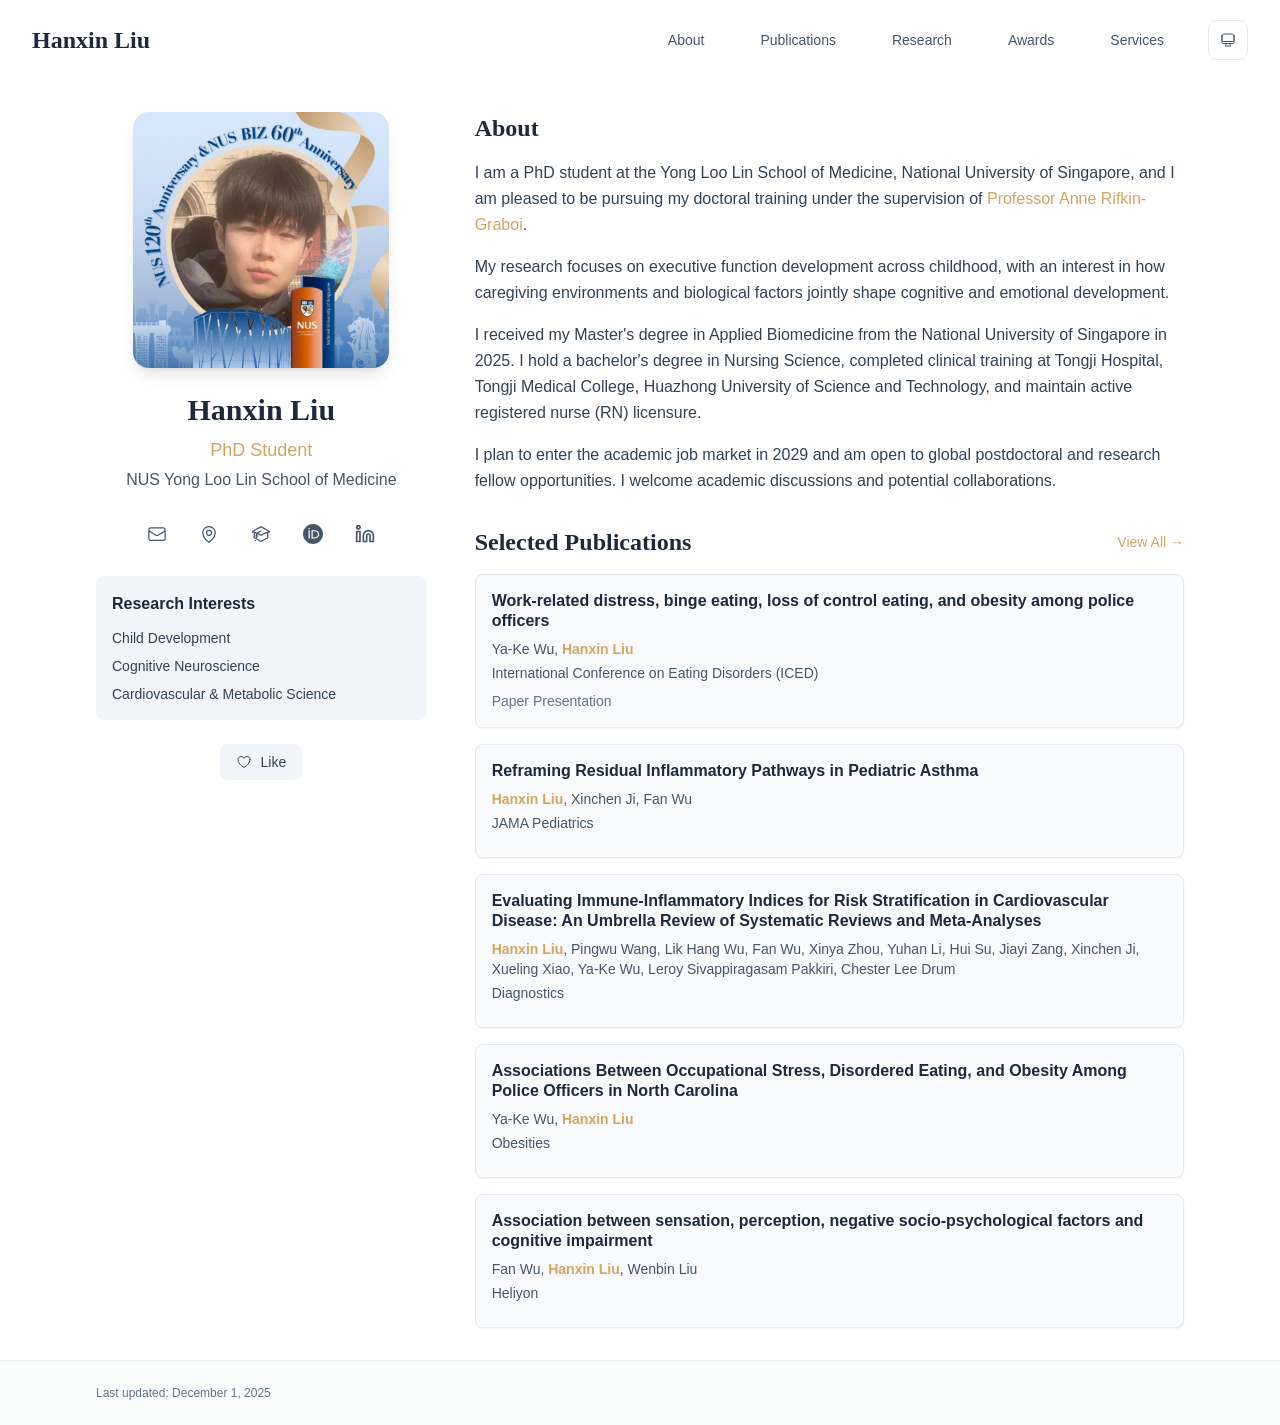
<file: index.html>
<!DOCTYPE html><html lang="en" class="scroll-smooth"><head><meta charSet="utf-8"/><meta name="viewport" content="width=device-width, initial-scale=1"/><link rel="preload" as="image" href="/bio.jpg"/><link rel="stylesheet" href="/_next/static/css/5370e6e91b9822fc.css" data-precedence="next"/><link rel="preload" as="script" fetchPriority="low" href="/_next/static/chunks/webpack-dcf9f18cf6e4eb9d.js"/><script src="/_next/static/chunks/4bd1b696-70b6d399998de86a.js" async=""></script><script src="/_next/static/chunks/684-50096e198fb40285.js" async=""></script><script src="/_next/static/chunks/main-app-236dd68e7b3fca67.js" async=""></script><script src="/_next/static/chunks/161-2061caadb2018b27.js" async=""></script><script src="/_next/static/chunks/874-196dbf0660d69360.js" async=""></script><script src="/_next/static/chunks/538-db6f5e0ae9ac4156.js" async=""></script><script src="/_next/static/chunks/app/layout-5b5dcf78693ae5fb.js" async=""></script><script src="/_next/static/chunks/60-0a8f10a34031fb6a.js" async=""></script><script src="/_next/static/chunks/748-a362c6ab99380f5b.js" async=""></script><script src="/_next/static/chunks/app/page-494dc636f7921581.js" async=""></script><link rel="icon" href="/favicon.svg" type="image/svg+xml"/><link rel="dns-prefetch" href="https://google-fonts.jialeliu.com"/><link rel="preconnect" href="https://google-fonts.jialeliu.com" crossorigin=""/><link rel="preload" as="style" href="https://google-fonts.jialeliu.com/css2?family=Inter:wght@300;400;500;600;700&amp;family=Crimson+Text:ital,wght@0,400;0,600;1,400&amp;display=swap"/><link rel="stylesheet" id="gfonts-css" href="https://google-fonts.jialeliu.com/css2?family=Inter:wght@300;400;500;600;700&amp;family=Crimson+Text:ital,wght@0,400;0,600;1,400&amp;display=swap" media="print"/><script>
              (function(){
                var l = document.getElementById('gfonts-css');
                if (!l) return;
                if (l.media !== 'all') {
                  l.addEventListener('load', function(){ try { l.media = 'all'; } catch(e){} });
                }
              })();
            </script><noscript><link rel="stylesheet" href="https://google-fonts.jialeliu.com/css2?family=Inter:wght@300;400;500;600;700&amp;family=Crimson+Text:ital,wght@0,400;0,600;1,400&amp;display=swap"/></noscript><script>
              try {
                const theme = localStorage.getItem('theme-storage');
                const parsed = theme ? JSON.parse(theme) : null;
                const setting = parsed?.state?.theme || 'system';
                const prefersDark = typeof window !== 'undefined' && window.matchMedia && window.matchMedia('(prefers-color-scheme: dark)').matches;
                const effective = setting === 'dark' ? 'dark' : (setting === 'light' ? 'light' : (prefersDark ? 'dark' : 'light'));
                var root = document.documentElement;
                root.classList.add(effective);
                root.setAttribute('data-theme', effective);
              } catch (e) {
                var root = document.documentElement;
                root.classList.add('light');
                root.setAttribute('data-theme', 'light');
              }
            </script><title>Hanxin Liu</title><meta name="description" content="PhD student at NUS Yong Loo Lin School of Medicine."/><meta name="author" content="Hanxin Liu"/><meta name="keywords" content="Hanxin Liu,PhD,Research,NUS Yong Loo Lin School of Medicine"/><meta name="creator" content="Hanxin Liu"/><meta name="publisher" content="Hanxin Liu"/><meta property="og:title" content="Hanxin Liu"/><meta property="og:description" content="PhD student at NUS Yong Loo Lin School of Medicine."/><meta property="og:site_name" content="Hanxin Liu&#x27;s Academic Website"/><meta property="og:locale" content="en_US"/><meta property="og:type" content="website"/><meta name="twitter:card" content="summary"/><meta name="twitter:title" content="Hanxin Liu"/><meta name="twitter:description" content="PhD student at NUS Yong Loo Lin School of Medicine."/><link rel="icon" href="/favicon.svg"/><script>document.querySelectorAll('body link[rel="icon"], body link[rel="apple-touch-icon"]').forEach(el => document.head.appendChild(el))</script><script src="/_next/static/chunks/polyfills-42372ed130431b0a.js" noModule=""></script></head><body class="font-sans antialiased"><div style="visibility:hidden"><nav class="fixed top-0 left-0 right-0 z-50" data-headlessui-state=""><div class="transition-all duration-300 ease-out bg-transparent" style="transform:translateY(-100px)"><div class="max-w-7xl mx-auto px-4 sm:px-6 lg:px-8"><div class="flex justify-between items-center h-16 lg:h-20"><div class="flex-shrink-0" tabindex="0"><a class="text-xl lg:text-2xl font-serif font-semibold text-primary hover:text-accent transition-colors duration-200" href="/">Hanxin Liu</a></div><div class="hidden lg:block"><div class="ml-10 flex items-center space-x-8"><div class="flex items-baseline space-x-8"><a class="relative px-3 py-2 text-sm font-medium transition-all duration-200 rounded hover:bg-accent/10 hover:shadow-sm text-primary" href="/"><span class="relative z-10">About</span><div class="absolute inset-0 bg-accent/10 rounded-lg"></div></a><a class="relative px-3 py-2 text-sm font-medium transition-all duration-200 rounded hover:bg-accent/10 hover:shadow-sm text-neutral-600 hover:text-primary" href="/publications/"><span class="relative z-10">Publications</span></a><a class="relative px-3 py-2 text-sm font-medium transition-all duration-200 rounded hover:bg-accent/10 hover:shadow-sm text-neutral-600 hover:text-primary" href="/research/"><span class="relative z-10">Research</span></a><a class="relative px-3 py-2 text-sm font-medium transition-all duration-200 rounded hover:bg-accent/10 hover:shadow-sm text-neutral-600 hover:text-primary" href="/awards/"><span class="relative z-10">Awards</span></a><a class="relative px-3 py-2 text-sm font-medium transition-all duration-200 rounded hover:bg-accent/10 hover:shadow-sm text-neutral-600 hover:text-primary" href="/services/"><span class="relative z-10">Services</span></a></div><div class="flex items-center justify-center w-10 h-10 rounded-lg border border-neutral-200 dark:border-[rgba(148,163,184,0.24)] bg-background dark:bg-neutral-800"><div class="w-4 h-4 rounded-full bg-neutral-300 animate-pulse"></div></div></div></div><div class="lg:hidden flex items-center space-x-2"><div class="flex items-center justify-center w-10 h-10 rounded-lg border border-neutral-200 dark:border-[rgba(148,163,184,0.24)] bg-background dark:bg-neutral-800"><div class="w-4 h-4 rounded-full bg-neutral-300 animate-pulse"></div></div><button class="inline-flex items-center justify-center p-2 rounded-md text-neutral-600 hover:text-primary hover:bg-neutral-100 dark:hover:bg-neutral-800 focus:outline-none focus:ring-2 focus:ring-inset focus:ring-accent transition-colors duration-200" id="headlessui-disclosure-button-«R5pdb»" type="button" aria-expanded="false" data-headlessui-state=""><span class="sr-only">Open main menu</span><div><svg xmlns="http://www.w3.org/2000/svg" fill="none" viewBox="0 0 24 24" stroke-width="1.5" stroke="currentColor" aria-hidden="true" data-slot="icon" class="block h-6 w-6"><path stroke-linecap="round" stroke-linejoin="round" d="M3.75 6.75h16.5M3.75 12h16.5m-16.5 5.25h16.5"></path></svg></div></button></div></div></div></div></nav><main class="min-h-screen pt-16 lg:pt-20"><div class="max-w-6xl mx-auto px-4 sm:px-6 lg:px-8 py-8 bg-background min-h-screen"><div class="grid grid-cols-1 lg:grid-cols-3 gap-12"><div class="lg:col-span-1"><div class="sticky top-8" style="opacity:0;transform:translateY(20px)"><div class="w-64 h-64 mx-auto mb-6 rounded-2xl overflow-hidden shadow-lg hover:shadow-xl transition-all duration-200 hover:scale-105"><img alt="Hanxin Liu" width="256" height="256" decoding="async" data-nimg="1" class="w-full h-full object-cover object-[32%_center]" style="color:transparent" src="/bio.jpg"/></div><div class="text-center mb-6"><h1 class="text-3xl font-serif font-bold text-primary mb-2">Hanxin Liu</h1><p class="text-lg text-accent font-medium mb-1">PhD Student</p><p class="text-neutral-600 mb-2">NUS Yong Loo Lin School of Medicine</p></div><div class="flex flex-wrap justify-center gap-3 sm:gap-4 mb-6 relative px-2"><div class="relative"><button class="p-2 sm:p-2 transition-colors duration-200 text-neutral-600 dark:text-neutral-400 hover:text-accent" aria-label="Email"><svg xmlns="http://www.w3.org/2000/svg" fill="none" viewBox="0 0 24 24" stroke-width="1.5" stroke="currentColor" aria-hidden="true" data-slot="icon" class="h-5 w-5"><path stroke-linecap="round" stroke-linejoin="round" d="M21.75 6.75v10.5a2.25 2.25 0 0 1-2.25 2.25h-15a2.25 2.25 0 0 1-2.25-2.25V6.75m19.5 0A2.25 2.25 0 0 0 19.5 4.5h-15a2.25 2.25 0 0 0-2.25 2.25m19.5 0v.243a2.25 2.25 0 0 1-1.07 1.916l-7.5 4.615a2.25 2.25 0 0 1-2.36 0L3.32 8.91a2.25 2.25 0 0 1-1.07-1.916V6.75"></path></svg></button></div><div class="relative"><button class="p-2 sm:p-2 transition-colors duration-200 text-neutral-600 dark:text-neutral-400 hover:text-accent" aria-label="Location"><svg xmlns="http://www.w3.org/2000/svg" fill="none" viewBox="0 0 24 24" stroke-width="1.5" stroke="currentColor" aria-hidden="true" data-slot="icon" class="h-5 w-5"><path stroke-linecap="round" stroke-linejoin="round" d="M15 10.5a3 3 0 1 1-6 0 3 3 0 0 1 6 0Z"></path><path stroke-linecap="round" stroke-linejoin="round" d="M19.5 10.5c0 7.142-7.5 11.25-7.5 11.25S4.5 17.642 4.5 10.5a7.5 7.5 0 1 1 15 0Z"></path></svg></button></div><a href="https://scholar.google.com/citations?user=C9t6Hq4AAAAJ&amp;hl=en&amp;sortby=pubdate" target="_blank" rel="noopener noreferrer" class="p-2 sm:p-2 text-neutral-600 dark:text-neutral-400 hover:text-accent transition-colors duration-200" aria-label="Google Scholar"><svg xmlns="http://www.w3.org/2000/svg" fill="none" viewBox="0 0 24 24" stroke-width="1.5" stroke="currentColor" aria-hidden="true" data-slot="icon" class="h-5 w-5"><path stroke-linecap="round" stroke-linejoin="round" d="M4.26 10.147a60.438 60.438 0 0 0-.491 6.347A48.62 48.62 0 0 1 12 20.904a48.62 48.62 0 0 1 8.232-4.41 60.46 60.46 0 0 0-.491-6.347m-15.482 0a50.636 50.636 0 0 0-2.658-.813A59.906 59.906 0 0 1 12 3.493a59.903 59.903 0 0 1 10.399 5.84c-.896.248-1.783.52-2.658.814m-15.482 0A50.717 50.717 0 0 1 12 13.489a50.702 50.702 0 0 1 7.74-3.342M6.75 15a.75.75 0 1 0 0-1.5.75.75 0 0 0 0 1.5Zm0 0v-3.675A55.378 55.378 0 0 1 12 8.443m-7.007 11.55A5.981 5.981 0 0 0 6.75 15.75v-1.5"></path></svg></a><a href="https://orcid.org/0009-0001-0729-7092" target="_blank" rel="noopener noreferrer" class="p-2 sm:p-2 text-neutral-600 dark:text-neutral-400 hover:text-accent transition-colors duration-200" aria-label="ORCID"><svg viewBox="0 0 24 24" fill="currentColor" class="h-5 w-5" xmlns="http://www.w3.org/2000/svg"><path d="M12 0C5.372 0 0 5.372 0 12s5.372 12 12 12 12-5.372 12-12S18.628 0 12 0zM7.369 4.378c.525 0 .947.431.947.947s-.422.947-.947.947a.95.95 0 0 1-.947-.947c0-.525.422-.947.947-.947zm-.722 3.038h1.444v10.041H6.647V7.416zm3.562 0h3.9c3.712 0 5.344 2.653 5.344 5.025 0 2.578-2.016 5.025-5.325 5.025h-3.919V7.416zm1.444 1.303v7.444h2.297c3.272 0 4.022-2.484 4.022-3.722 0-2.016-1.284-3.722-4.097-3.722h-2.222z"></path></svg></a><a href="https://www.linkedin.com/in/hanxinliu" target="_blank" rel="noopener noreferrer" class="p-2 sm:p-2 text-neutral-600 dark:text-neutral-400 hover:text-accent transition-colors duration-200" aria-label="LinkedIn"><svg xmlns="http://www.w3.org/2000/svg" width="24" height="24" viewBox="0 0 24 24" fill="none" stroke="currentColor" stroke-width="2" stroke-linecap="round" stroke-linejoin="round" class="lucide lucide-linkedin h-5 w-5" aria-hidden="true"><path d="M16 8a6 6 0 0 1 6 6v7h-4v-7a2 2 0 0 0-2-2 2 2 0 0 0-2 2v7h-4v-7a6 6 0 0 1 6-6z"></path><rect width="4" height="12" x="2" y="9"></rect><circle cx="4" cy="4" r="2"></circle></svg></a></div><div class="bg-neutral-100 dark:bg-neutral-800 rounded-lg p-4 mb-6 hover:shadow-lg transition-all duration-200 hover:scale-[1.02]"><h3 class="font-semibold text-primary mb-3">Research Interests</h3><div class="space-y-2 text-sm text-neutral-700 dark:text-neutral-500"><div>Child Development</div><div>Cognitive Neuroscience</div><div>Cardiovascular &amp; Metabolic Science</div></div></div><div class="flex justify-center"><div class="relative"><button class="flex items-center space-x-2 px-4 py-2 rounded-lg font-medium text-sm transition-all duration-200 bg-neutral-100 dark:bg-neutral-800 text-neutral-700 dark:text-neutral-500 hover:bg-red-50 dark:hover:bg-red-900/20 hover:text-red-600 dark:hover:text-red-400 cursor-pointer" tabindex="0"><svg xmlns="http://www.w3.org/2000/svg" fill="none" viewBox="0 0 24 24" stroke-width="1.5" stroke="currentColor" aria-hidden="true" data-slot="icon" class="h-4 w-4"><path stroke-linecap="round" stroke-linejoin="round" d="M21 8.25c0-2.485-2.099-4.5-4.688-4.5-1.935 0-3.597 1.126-4.312 2.733-.715-1.607-2.377-2.733-4.313-2.733C5.1 3.75 3 5.765 3 8.25c0 7.22 9 12 9 12s9-4.78 9-12Z"></path></svg><span>Like</span></button></div></div></div></div><div class="lg:col-span-2 space-y-8"><section id="about" class="scroll-mt-24 space-y-8"><section style="opacity:0;transform:translateY(20px)"><h2 class="text-2xl font-serif font-bold text-primary mb-4">About</h2><div class="text-neutral-700 dark:text-neutral-600 leading-relaxed"><p class="mb-4 last:mb-0">I am a PhD student at the Yong Loo Lin School of Medicine, National University of Singapore, and I am pleased to be pursuing my doctoral training under the supervision of <a href="https://discovery.nus.edu.sg/28532-anne-rifkingraboi" node="[object Object]" target="_blank" rel="noopener noreferrer" class="text-accent font-medium transition-all duration-200 rounded hover:bg-accent/10 hover:shadow-sm">Professor Anne Rifkin-Graboi</a>.</p>
<p class="mb-4 last:mb-0">My research focuses on executive function development across childhood, with an interest in how caregiving environments and biological factors jointly shape cognitive and emotional development.</p>
<p class="mb-4 last:mb-0">I received my Master&#x27;s degree in Applied Biomedicine from the National University of Singapore in 2025. I hold a bachelor&#x27;s degree in Nursing Science, completed clinical training at Tongji Hospital, Tongji Medical College, Huazhong University of Science and Technology, and maintain active registered nurse (RN) licensure.</p>
<p class="mb-4 last:mb-0">I plan to enter the academic job market in 2029 and am open to global postdoctoral and research fellow opportunities. I welcome academic discussions and potential collaborations.</p></div></section><section style="opacity:0;transform:translateY(20px)"><div class="flex items-center justify-between mb-4"><h2 class="text-2xl font-serif font-bold text-primary">Selected Publications</h2><a class="text-accent hover:text-accent-dark text-sm font-medium transition-all duration-200 rounded hover:bg-accent/10 hover:shadow-sm" href="/publications/">View All →</a></div><div class="space-y-4"><div class="bg-neutral-50 dark:bg-neutral-800 p-4 rounded-lg shadow-sm border border-neutral-200 dark:border-[rgba(148,163,184,0.24)] hover:shadow-lg transition-all duration-200 hover:scale-[1.02]" style="opacity:0;transform:translateY(20px)"><h3 class="font-semibold text-primary mb-2 leading-tight">Work-related distress, binge eating, loss of control eating, and obesity among police officers</h3><p class="text-sm text-neutral-600 dark:text-neutral-500 mb-1"><span><span class=" ">Ya-Ke Wu</span>, </span><span><span class="font-semibold text-accent ">Hanxin Liu</span></span></p><p class="text-sm text-neutral-600 dark:text-neutral-500 mb-2">International Conference on Eating Disorders (ICED)</p><p class="text-sm text-neutral-500 dark:text-neutral-500 line-clamp-2">Paper Presentation</p></div><div class="bg-neutral-50 dark:bg-neutral-800 p-4 rounded-lg shadow-sm border border-neutral-200 dark:border-[rgba(148,163,184,0.24)] hover:shadow-lg transition-all duration-200 hover:scale-[1.02]" style="opacity:0;transform:translateY(20px)"><h3 class="font-semibold text-primary mb-2 leading-tight">Reframing Residual Inflammatory Pathways in Pediatric Asthma</h3><p class="text-sm text-neutral-600 dark:text-neutral-500 mb-1"><span><span class="font-semibold text-accent ">Hanxin Liu</span>, </span><span><span class=" ">Xinchen Ji</span>, </span><span><span class=" ">Fan Wu</span></span></p><p class="text-sm text-neutral-600 dark:text-neutral-500 mb-2">JAMA Pediatrics</p></div><div class="bg-neutral-50 dark:bg-neutral-800 p-4 rounded-lg shadow-sm border border-neutral-200 dark:border-[rgba(148,163,184,0.24)] hover:shadow-lg transition-all duration-200 hover:scale-[1.02]" style="opacity:0;transform:translateY(20px)"><h3 class="font-semibold text-primary mb-2 leading-tight">Evaluating Immune-Inflammatory Indices for Risk Stratification in Cardiovascular Disease: An Umbrella Review of Systematic Reviews and Meta-Analyses</h3><p class="text-sm text-neutral-600 dark:text-neutral-500 mb-1"><span><span class="font-semibold text-accent ">Hanxin Liu</span>, </span><span><span class=" ">Pingwu Wang</span>, </span><span><span class=" ">Lik Hang Wu</span>, </span><span><span class=" ">Fan Wu</span>, </span><span><span class=" ">Xinya Zhou</span>, </span><span><span class=" ">Yuhan Li</span>, </span><span><span class=" ">Hui Su</span>, </span><span><span class=" ">Jiayi Zang</span>, </span><span><span class=" ">Xinchen Ji</span>, </span><span><span class=" ">Xueling Xiao</span>, </span><span><span class=" ">Ya-Ke Wu</span>, </span><span><span class=" ">Leroy Sivappiragasam Pakkiri</span>, </span><span><span class=" ">Chester Lee Drum</span></span></p><p class="text-sm text-neutral-600 dark:text-neutral-500 mb-2">Diagnostics</p></div><div class="bg-neutral-50 dark:bg-neutral-800 p-4 rounded-lg shadow-sm border border-neutral-200 dark:border-[rgba(148,163,184,0.24)] hover:shadow-lg transition-all duration-200 hover:scale-[1.02]" style="opacity:0;transform:translateY(20px)"><h3 class="font-semibold text-primary mb-2 leading-tight">Associations Between Occupational Stress, Disordered Eating, and Obesity Among Police Officers in North Carolina</h3><p class="text-sm text-neutral-600 dark:text-neutral-500 mb-1"><span><span class=" ">Ya-Ke Wu</span>, </span><span><span class="font-semibold text-accent ">Hanxin Liu</span></span></p><p class="text-sm text-neutral-600 dark:text-neutral-500 mb-2">Obesities</p></div><div class="bg-neutral-50 dark:bg-neutral-800 p-4 rounded-lg shadow-sm border border-neutral-200 dark:border-[rgba(148,163,184,0.24)] hover:shadow-lg transition-all duration-200 hover:scale-[1.02]" style="opacity:0;transform:translateY(20px)"><h3 class="font-semibold text-primary mb-2 leading-tight">Association between sensation, perception, negative socio-psychological factors and cognitive impairment</h3><p class="text-sm text-neutral-600 dark:text-neutral-500 mb-1"><span><span class=" ">Fan Wu</span>, </span><span><span class="font-semibold text-accent ">Hanxin Liu</span>, </span><span><span class=" ">Wenbin Liu</span></span></p><p class="text-sm text-neutral-600 dark:text-neutral-500 mb-2">Heliyon</p></div></div></section></section></div></div></div><!--$--><!--/$--><!--$--><!--/$--></main><footer class="border-t border-neutral-200/50 bg-neutral-50/50 dark:bg-neutral-900/50 dark:border-neutral-700/50"><div class="max-w-6xl mx-auto px-4 sm:px-6 lg:px-8 py-6"><div class="flex flex-col sm:flex-row justify-between items-center gap-2"><p class="text-xs text-neutral-500">Last updated: <!-- -->December 1, 2025</p></div></div></footer></div><script src="/_next/static/chunks/webpack-dcf9f18cf6e4eb9d.js" async=""></script><script>(self.__next_f=self.__next_f||[]).push([0])</script><script>self.__next_f.push([1,"1:\"$Sreact.fragment\"\n2:I[3719,[\"161\",\"static/chunks/161-2061caadb2018b27.js\",\"874\",\"static/chunks/874-196dbf0660d69360.js\",\"538\",\"static/chunks/538-db6f5e0ae9ac4156.js\",\"177\",\"static/chunks/app/layout-5b5dcf78693ae5fb.js\"],\"ThemeProvider\"]\n3:I[768,[\"161\",\"static/chunks/161-2061caadb2018b27.js\",\"874\",\"static/chunks/874-196dbf0660d69360.js\",\"538\",\"static/chunks/538-db6f5e0ae9ac4156.js\",\"177\",\"static/chunks/app/layout-5b5dcf78693ae5fb.js\"],\"default\"]\n4:I[7555,[],\"\"]\n5:I[1295,[],\"\"]\n6:I[2548,[\"161\",\"static/chunks/161-2061caadb2018b27.js\",\"874\",\"static/chunks/874-196dbf0660d69360.js\",\"538\",\"static/chunks/538-db6f5e0ae9ac4156.js\",\"177\",\"static/chunks/app/layout-5b5dcf78693ae5fb.js\"],\"default\"]\n7:I[7437,[\"161\",\"static/chunks/161-2061caadb2018b27.js\",\"60\",\"static/chunks/60-0a8f10a34031fb6a.js\",\"874\",\"static/chunks/874-196dbf0660d69360.js\",\"748\",\"static/chunks/748-a362c6ab99380f5b.js\",\"974\",\"static/chunks/app/page-494dc636f7921581.js\"],\"default\"]\n8:I[9507,[\"161\",\"static/chunks/161-2061caadb2018b27.js\",\"60\",\"static/chunks/60-0a8f10a34031fb6a.js\",\"874\",\"static/chunks/874-196dbf0660d69360.js\",\"748\",\"static/chunks/748-a362c6ab99380f5b.js\",\"974\",\"static/chunks/app/page-494dc636f7921581.js\"],\"default\"]\n9:I[5218,[\"161\",\"static/chunks/161-2061caadb2018b27.js\",\"60\",\"static/chunks/60-0a8f10a34031fb6a.js\",\"874\",\"static/chunks/874-196dbf0660d69360.js\",\"748\",\"static/chunks/748-a362c6ab99380f5b.js\",\"974\",\"static/chunks/app/page-494dc636f7921581.js\"],\"default\"]\na:I[9665,[],\"MetadataBoundary\"]\nc:I[9665,[],\"OutletBoundary\"]\nf:I[4911,[],\"AsyncMetadataOutlet\"]\n11:I[9665,[],\"ViewportBoundary\"]\n13:I[6614,[],\"\"]\n:HL[\"/_next/static/css/5370e6e91b9822fc.css\",\"style\"]\n"])</script><script>self.__next_f.push([1,"0:{\"P\":null,\"b\":\"DOb4frtCBqiMXCj7LXbiQ\",\"p\":\"\",\"c\":[\"\",\"\"],\"i\":false,\"f\":[[[\"\",{\"children\":[\"__PAGE__\",{}]},\"$undefined\",\"$undefined\",true],[\"\",[\"$\",\"$1\",\"c\",{\"children\":[[[\"$\",\"link\",\"0\",{\"rel\":\"stylesheet\",\"href\":\"/_next/static/css/5370e6e91b9822fc.css\",\"precedence\":\"next\",\"crossOrigin\":\"$undefined\",\"nonce\":\"$undefined\"}]],[\"$\",\"html\",null,{\"lang\":\"en\",\"className\":\"scroll-smooth\",\"suppressHydrationWarning\":true,\"children\":[[\"$\",\"head\",null,{\"children\":[[\"$\",\"link\",null,{\"rel\":\"icon\",\"href\":\"/favicon.svg\",\"type\":\"image/svg+xml\"}],[\"$\",\"link\",null,{\"rel\":\"dns-prefetch\",\"href\":\"https://google-fonts.jialeliu.com\"}],[\"$\",\"link\",null,{\"rel\":\"preconnect\",\"href\":\"https://google-fonts.jialeliu.com\",\"crossOrigin\":\"\"}],[\"$\",\"link\",null,{\"rel\":\"preload\",\"as\":\"style\",\"href\":\"https://google-fonts.jialeliu.com/css2?family=Inter:wght@300;400;500;600;700\u0026family=Crimson+Text:ital,wght@0,400;0,600;1,400\u0026display=swap\"}],[\"$\",\"link\",null,{\"rel\":\"stylesheet\",\"id\":\"gfonts-css\",\"href\":\"https://google-fonts.jialeliu.com/css2?family=Inter:wght@300;400;500;600;700\u0026family=Crimson+Text:ital,wght@0,400;0,600;1,400\u0026display=swap\",\"media\":\"print\"}],[\"$\",\"script\",null,{\"dangerouslySetInnerHTML\":{\"__html\":\"\\n              (function(){\\n                var l = document.getElementById('gfonts-css');\\n                if (!l) return;\\n                if (l.media !== 'all') {\\n                  l.addEventListener('load', function(){ try { l.media = 'all'; } catch(e){} });\\n                }\\n              })();\\n            \"}}],[\"$\",\"noscript\",null,{\"children\":[\"$\",\"link\",null,{\"rel\":\"stylesheet\",\"href\":\"https://google-fonts.jialeliu.com/css2?family=Inter:wght@300;400;500;600;700\u0026family=Crimson+Text:ital,wght@0,400;0,600;1,400\u0026display=swap\"}]}],[\"$\",\"script\",null,{\"dangerouslySetInnerHTML\":{\"__html\":\"\\n              try {\\n                const theme = localStorage.getItem('theme-storage');\\n                const parsed = theme ? JSON.parse(theme) : null;\\n                const setting = parsed?.state?.theme || 'system';\\n                const prefersDark = typeof window !== 'undefined' \u0026\u0026 window.matchMedia \u0026\u0026 window.matchMedia('(prefers-color-scheme: dark)').matches;\\n                const effective = setting === 'dark' ? 'dark' : (setting === 'light' ? 'light' : (prefersDark ? 'dark' : 'light'));\\n                var root = document.documentElement;\\n                root.classList.add(effective);\\n                root.setAttribute('data-theme', effective);\\n              } catch (e) {\\n                var root = document.documentElement;\\n                root.classList.add('light');\\n                root.setAttribute('data-theme', 'light');\\n              }\\n            \"}}]]}],[\"$\",\"body\",null,{\"className\":\"font-sans antialiased\",\"children\":[\"$\",\"$L2\",null,{\"children\":[[\"$\",\"$L3\",null,{\"items\":[{\"title\":\"About\",\"type\":\"page\",\"target\":\"about\",\"href\":\"/\"},{\"title\":\"Publications\",\"type\":\"page\",\"target\":\"publications\",\"href\":\"/publications\"},{\"title\":\"Research\",\"type\":\"page\",\"target\":\"research\",\"href\":\"/research\"},{\"title\":\"Awards\",\"type\":\"page\",\"target\":\"awards\",\"href\":\"/awards\"},{\"title\":\"Services\",\"type\":\"page\",\"target\":\"services\",\"href\":\"/services\"}],\"siteTitle\":\"Hanxin Liu\",\"enableOnePageMode\":false}],[\"$\",\"main\",null,{\"className\":\"min-h-screen pt-16 lg:pt-20\",\"children\":[\"$\",\"$L4\",null,{\"parallelRouterKey\":\"children\",\"error\":\"$undefined\",\"errorStyles\":\"$undefined\",\"errorScripts\":\"$undefined\",\"template\":[\"$\",\"$L5\",null,{}],\"templateStyles\":\"$undefined\",\"templateScripts\":\"$undefined\",\"notFound\":[[[\"$\",\"title\",null,{\"children\":\"404: This page could not be found.\"}],[\"$\",\"div\",null,{\"style\":{\"fontFamily\":\"system-ui,\\\"Segoe UI\\\",Roboto,Helvetica,Arial,sans-serif,\\\"Apple Color Emoji\\\",\\\"Segoe UI Emoji\\\"\",\"height\":\"100vh\",\"textAlign\":\"center\",\"display\":\"flex\",\"flexDirection\":\"column\",\"alignItems\":\"center\",\"justifyContent\":\"center\"},\"children\":[\"$\",\"div\",null,{\"children\":[[\"$\",\"style\",null,{\"dangerouslySetInnerHTML\":{\"__html\":\"body{color:#000;background:#fff;margin:0}.next-error-h1{border-right:1px solid rgba(0,0,0,.3)}@media (prefers-color-scheme:dark){body{color:#fff;background:#000}.next-error-h1{border-right:1px solid rgba(255,255,255,.3)}}\"}}],[\"$\",\"h1\",null,{\"className\":\"next-error-h1\",\"style\":{\"display\":\"inline-block\",\"margin\":\"0 20px 0 0\",\"padding\":\"0 23px 0 0\",\"fontSize\":24,\"fontWeight\":500,\"verticalAlign\":\"top\",\"lineHeight\":\"49px\"},\"children\":404}],[\"$\",\"div\",null,{\"style\":{\"display\":\"inline-block\"},\"children\":[\"$\",\"h2\",null,{\"style\":{\"fontSize\":14,\"fontWeight\":400,\"lineHeight\":\"49px\",\"margin\":0},\"children\":\"This page could not be found.\"}]}]]}]}]],[]],\"forbidden\":\"$undefined\",\"unauthorized\":\"$undefined\"}]}],[\"$\",\"$L6\",null,{\"lastUpdated\":\"December 1, 2025\"}]]}]}]]}]]}],{\"children\":[\"__PAGE__\",[\"$\",\"$1\",\"c\",{\"children\":[[\"$\",\"div\",null,{\"className\":\"max-w-6xl mx-auto px-4 sm:px-6 lg:px-8 py-8 bg-background min-h-screen\",\"children\":[\"$\",\"div\",null,{\"className\":\"grid grid-cols-1 lg:grid-cols-3 gap-12\",\"children\":[[\"$\",\"div\",null,{\"className\":\"lg:col-span-1\",\"children\":[\"$\",\"$L7\",null,{\"author\":{\"name\":\"Hanxin Liu\",\"title\":\"PhD Student\",\"institution\":\"NUS Yong Loo Lin School of Medicine\",\"avatar\":\"/bio.jpg\"},\"social\":{\"email\":\"hanxin_liu@u.nus.edu\",\"location\":\"Singapore\",\"location_url\":\"https://maps.google.com/?q=Yong+Loo+Lin+School+of+Medicine+NUS\",\"location_details\":[\"NUHS Tower Block\",\"1E Kent Ridge Road, Level 11\",\"Singapore 119228\"],\"google_scholar\":\"https://scholar.google.com/citations?user=C9t6Hq4AAAAJ\u0026hl=en\u0026sortby=pubdate\",\"orcid\":\"https://orcid.org/0009-0001-0729-7092\",\"linkedin\":\"https://www.linkedin.com/in/hanxinliu\"},\"features\":{\"enable_likes\":true,\"enable_one_page_mode\":false},\"researchInterests\":[\"Child Development\",\"Cognitive Neuroscience\",\"Cardiovascular \u0026 Metabolic Science\"]}]}],[\"$\",\"div\",null,{\"className\":\"lg:col-span-2 space-y-8\",\"children\":[[\"$\",\"section\",\"about\",{\"id\":\"about\",\"className\":\"scroll-mt-24 space-y-8\",\"children\":[[[\"$\",\"$L8\",\"about\",{\"content\":\"I am a PhD student at the Yong Loo Lin School of Medicine, National University of Singapore, and I am pleased to be pursuing my doctoral training under the supervision of [Professor Anne Rifkin-Graboi](https://discovery.nus.edu.sg/28532-anne-rifkingraboi).\\n\\nMy research focuses on executive function development across childhood, with an interest in how caregiving environments and biological factors jointly shape cognitive and emotional development.\\n\\nI received my Master's degree in Applied Biomedicine from the National University of Singapore in 2025. I hold a bachelor's degree in Nursing Science, completed clinical training at Tongji Hospital, Tongji Medical College, Huazhong University of Science and Technology, and maintain active registered nurse (RN) licensure.\\n\\nI plan to enter the academic job market in 2029 and am open to global postdoctoral and research fellow opportunities. I welcome academic discussions and potential collaborations.\",\"title\":\"About\"}],[\"$\",\"$L9\",\"featured_publications\",{\"publications\":[{\"id\":\"wu2026iced_police\",\"title\":\"Work-related distress, binge eating, loss of control eating, and obesity among police officers\",\"authors\":[{\"name\":\"Ya-Ke Wu\",\"isHighlighted\":false,\"isCorresponding\":false,\"isCoAuthor\":false},{\"name\":\"Hanxin Liu\",\"isHighlighted\":true,\"isCorresponding\":false,\"isCoAuthor\":false}],\"year\":2026,\"type\":\"conference\",\"status\":\"published\",\"tags\":[\"Conference\"],\"keywords\":\"$0:f:0:1:2:children:1:props:children:0:props:children:props:children:1:props:children:0:props:children:0:1:props:publications:0:tags\",\"researchArea\":\"machine-learning\",\"journal\":\"\",\"conference\":\"International Conference on Eating Disorders (ICED)\",\"abstract\":\"\",\"description\":\"Paper Presentation\",\"selected\":true,\"bibtex\":\"@inproceedings{wu2026iced_police,\\n  title = {Work-related distress, binge eating, loss of control eating, and obesity among police officers},\\n  author = {Wu, Ya-Ke and Liu, Hanxin},\\n  booktitle = {International Conference on Eating Disorders (ICED)},\\n  year = {2026},\\n  address = {The Hague, The Netherlands},\\n  note = {Paper Presentation}\\n}\"},{\"id\":\"liu2025reframing\",\"title\":\"Reframing Residual Inflammatory Pathways in Pediatric Asthma\",\"authors\":[{\"name\":\"Hanxin Liu\",\"isHighlighted\":true,\"isCorresponding\":false,\"isCoAuthor\":false},{\"name\":\"Xinchen Ji\",\"isHighlighted\":false,\"isCorresponding\":false,\"isCoAuthor\":false},{\"name\":\"Fan Wu\",\"isHighlighted\":false,\"isCorresponding\":false,\"isCoAuthor\":false}],\"year\":2025,\"type\":\"journal\",\"status\":\"published\",\"tags\":[\"JCR-Q1\"],\"keywords\":\"$0:f:0:1:2:children:1:props:children:0:props:children:props:children:1:props:children:0:props:children:0:1:props:publications:1:tags\",\"researchArea\":\"machine-learning\",\"journal\":\"JAMA Pediatrics\",\"conference\":\"\",\"doi\":\"10.1001/jamapediatrics.2025.4276\",\"abstract\":\"\",\"description\":\"\",\"selected\":true,\"bibtex\":\"@article{liu2025reframing,\\n  title = {Reframing Residual Inflammatory Pathways in Pediatric Asthma},\\n  author = {Liu, Hanxin and Ji, Xinchen and Wu, Fan},\\n  journal = {JAMA Pediatrics},\\n  year = {2025},\\n  doi = {10.1001/jamapediatrics.2025.4276}\\n}\"},{\"id\":\"liu2025evaluating\",\"title\":\"Evaluating Immune-Inflammatory Indices for Risk Stratification in Cardiovascular Disease: An Umbrella Review of Systematic Reviews and Meta-Analyses\",\"authors\":[{\"name\":\"Hanxin Liu\",\"isHighlighted\":true,\"isCorresponding\":false,\"isCoAuthor\":false},{\"name\":\"Pingwu Wang\",\"isHighlighted\":false,\"isCorresponding\":false,\"isCoAuthor\":false},{\"name\":\"Lik Hang Wu\",\"isHighlighted\":false,\"isCorresponding\":false,\"isCoAuthor\":false},{\"name\":\"Fan Wu\",\"isHighlighted\":false,\"isCorresponding\":false,\"isCoAuthor\":false},{\"name\":\"Xinya Zhou\",\"isHighlighted\":false,\"isCorresponding\":false,\"isCoAuthor\":false},{\"name\":\"Yuhan Li\",\"isHighlighted\":false,\"isCorresponding\":false,\"isCoAuthor\":false},{\"name\":\"Hui Su\",\"isHighlighted\":false,\"isCorresponding\":false,\"isCoAuthor\":false},{\"name\":\"Jiayi Zang\",\"isHighlighted\":false,\"isCorresponding\":false,\"isCoAuthor\":false},{\"name\":\"Xinchen Ji\",\"isHighlighted\":false,\"isCorresponding\":false,\"isCoAuthor\":false},{\"name\":\"Xueling Xiao\",\"isHighlighted\":false,\"isCorresponding\":false,\"isCoAuthor\":false},{\"name\":\"Ya-Ke Wu\",\"isHighlighted\":false,\"isCorresponding\":false,\"isCoAuthor\":false},{\"name\":\"Leroy Sivappiragasam Pakkiri\",\"isHighlighted\":false,\"isCorresponding\":false,\"isCoAuthor\":false},{\"name\":\"Chester Lee Drum\",\"isHighlighted\":false,\"isCorresponding\":false,\"isCoAuthor\":false}],\"year\":2025,\"type\":\"journal\",\"status\":\"published\",\"tags\":[\"JCR-Q1\"],\"keywords\":\"$0:f:0:1:2:children:1:props:children:0:props:children:props:children:1:props:children:0:props:children:0:1:props:publications:2:tags\",\"researchArea\":\"machine-learning\",\"journal\":\"Diagnostics\",\"conference\":\"\",\"volume\":\"15\",\"issue\":\"22\",\"pages\":\"2862\",\"doi\":\"10.3390/diagnostics15222862\",\"abstract\":\"\",\"description\":\"\",\"selected\":true,\"bibtex\":\"@article{liu2025evaluating,\\n  title = {Evaluating Immune-Inflammatory Indices for Risk Stratification in Cardiovascular Disease: An Umbrella Review of Systematic Reviews and Meta-Analyses},\\n  author = {Liu, Hanxin and Wang, Pingwu and Wu, Lik Hang and Wu, Fan and Zhou, Xinya and Li, Yuhan and Su, Hui and Zang, Jiayi and Ji, Xinchen and Xiao, Xueling and Wu, Ya-Ke and Pakkiri, Leroy Sivappiragasam and Drum, Chester Lee},\\n  journal = {Diagnostics},\\n  year = {2025},\\n  volume = {15},\\n  number = {22},\\n  pages = {2862},\\n  publisher = {Multidisciplinary Digital Publishing Institute},\\n  doi = {10.3390/diagnostics15222862}\\n}\"},{\"id\":\"wu2025associations\",\"title\":\"Associations Between Occupational Stress, Disordered Eating, and Obesity Among Police Officers in North Carolina\",\"authors\":[{\"name\":\"Ya-Ke Wu\",\"isHighlighted\":false,\"isCorresponding\":false,\"isCoAuthor\":false},{\"name\":\"Hanxin Liu\",\"isHighlighted\":true,\"isCorresponding\":false,\"isCoAuthor\":false}],\"year\":2025,\"type\":\"journal\",\"status\":\"published\",\"tags\":[],\"keywords\":\"$0:f:0:1:2:children:1:props:children:0:props:children:props:children:1:props:children:0:props:children:0:1:props:publications:3:tags\",\"researchArea\":\"machine-learning\",\"journal\":\"Obesities\",\"conference\":\"\",\"volume\":\"5\",\"issue\":\"3\",\"pages\":\"65\",\"doi\":\"10.3390/obesities5030065\",\"abstract\":\"\",\"description\":\"\",\"selected\":true,\"bibtex\":\"@article{wu2025associations,\\n  title = {Associations Between Occupational Stress, Disordered Eating, and Obesity Among Police Officers in North Carolina},\\n  author = {Wu, Ya-Ke and Liu, Hanxin},\\n  journal = {Obesities},\\n  year = {2025},\\n  volume = {5},\\n  number = {3},\\n  pages = {65},\\n  publisher = {Multidisciplinary Digital Publishing Institute},\\n  doi = {10.3390/obesities5030065}\\n}\"},{\"id\":\"wu2023association\",\"title\":\"Association between sensation, perception, negative socio-psychological factors and cognitive impairment\",\"authors\":[{\"name\":\"Fan Wu\",\"isHighlighted\":false,\"isCorresponding\":false,\"isCoAuthor\":false},{\"name\":\"Hanxin Liu\",\"isHighlighted\":true,\"isCorresponding\":false,\"isCoAuthor\":false},{\"name\":\"Wenbin Liu\",\"isHighlighted\":false,\"isCorresponding\":false,\"isCoAuthor\":false}],\"year\":2023,\"type\":\"journal\",\"status\":\"published\",\"tags\":[\"JCR-Q1\"],\"keywords\":\"$0:f:0:1:2:children:1:props:children:0:props:children:props:children:1:props:children:0:props:children:0:1:props:publications:4:tags\",\"researchArea\":\"machine-learning\",\"journal\":\"Heliyon\",\"conference\":\"\",\"volume\":\"9\",\"issue\":\"11\",\"doi\":\"10.1016/j.heliyon.2023.e22101\",\"abstract\":\"\",\"description\":\"\",\"selected\":true,\"bibtex\":\"@article{wu2023association,\\n  title = {Association between sensation, perception, negative socio-psychological factors and cognitive impairment},\\n  author = {Wu, Fan and Liu, Hanxin and Liu, Wenbin},\\n  journal = {Heliyon},\\n  year = {2023},\\n  volume = {9},\\n  number = {11},\\n  publisher = {Elsevier},\\n  doi = {10.1016/j.heliyon.2023.e22101}\\n}\"}],\"title\":\"Selected Publications\",\"enableOnePageMode\":false}]],false,false,false]}]]}]]}]}],[\"$\",\"$La\",null,{\"children\":\"$Lb\"}],null,[\"$\",\"$Lc\",null,{\"children\":[\"$Ld\",\"$Le\",[\"$\",\"$Lf\",null,{\"promise\":\"$@10\"}]]}]]}],{},null,false]},null,false],[\"$\",\"$1\",\"h\",{\"children\":[null,[\"$\",\"$1\",\"NAJwT2WPpt9Gl0JvAbS2n\",{\"children\":[[\"$\",\"$L11\",null,{\"children\":\"$L12\"}],null]}],null]}],false]],\"m\":\"$undefined\",\"G\":[\"$13\",\"$undefined\"],\"s\":false,\"S\":true}\n"])</script><script>self.__next_f.push([1,"14:\"$Sreact.suspense\"\n15:I[4911,[],\"AsyncMetadata\"]\nb:[\"$\",\"$14\",null,{\"fallback\":null,\"children\":[\"$\",\"$L15\",null,{\"promise\":\"$@16\"}]}]\n"])</script><script>self.__next_f.push([1,"e:null\n"])</script><script>self.__next_f.push([1,"12:[[\"$\",\"meta\",\"0\",{\"charSet\":\"utf-8\"}],[\"$\",\"meta\",\"1\",{\"name\":\"viewport\",\"content\":\"width=device-width, initial-scale=1\"}]]\nd:null\n"])</script><script>self.__next_f.push([1,"16:{\"metadata\":[[\"$\",\"title\",\"0\",{\"children\":\"Hanxin Liu\"}],[\"$\",\"meta\",\"1\",{\"name\":\"description\",\"content\":\"PhD student at NUS Yong Loo Lin School of Medicine.\"}],[\"$\",\"meta\",\"2\",{\"name\":\"author\",\"content\":\"Hanxin Liu\"}],[\"$\",\"meta\",\"3\",{\"name\":\"keywords\",\"content\":\"Hanxin Liu,PhD,Research,NUS Yong Loo Lin School of Medicine\"}],[\"$\",\"meta\",\"4\",{\"name\":\"creator\",\"content\":\"Hanxin Liu\"}],[\"$\",\"meta\",\"5\",{\"name\":\"publisher\",\"content\":\"Hanxin Liu\"}],[\"$\",\"meta\",\"6\",{\"property\":\"og:title\",\"content\":\"Hanxin Liu\"}],[\"$\",\"meta\",\"7\",{\"property\":\"og:description\",\"content\":\"PhD student at NUS Yong Loo Lin School of Medicine.\"}],[\"$\",\"meta\",\"8\",{\"property\":\"og:site_name\",\"content\":\"Hanxin Liu's Academic Website\"}],[\"$\",\"meta\",\"9\",{\"property\":\"og:locale\",\"content\":\"en_US\"}],[\"$\",\"meta\",\"10\",{\"property\":\"og:type\",\"content\":\"website\"}],[\"$\",\"meta\",\"11\",{\"name\":\"twitter:card\",\"content\":\"summary\"}],[\"$\",\"meta\",\"12\",{\"name\":\"twitter:title\",\"content\":\"Hanxin Liu\"}],[\"$\",\"meta\",\"13\",{\"name\":\"twitter:description\",\"content\":\"PhD student at NUS Yong Loo Lin School of Medicine.\"}],[\"$\",\"link\",\"14\",{\"rel\":\"icon\",\"href\":\"/favicon.svg\"}]],\"error\":null,\"digest\":\"$undefined\"}\n10:{\"metadata\":\"$16:metadata\",\"error\":null,\"digest\":\"$undefined\"}\n"])</script></body></html>
</file>
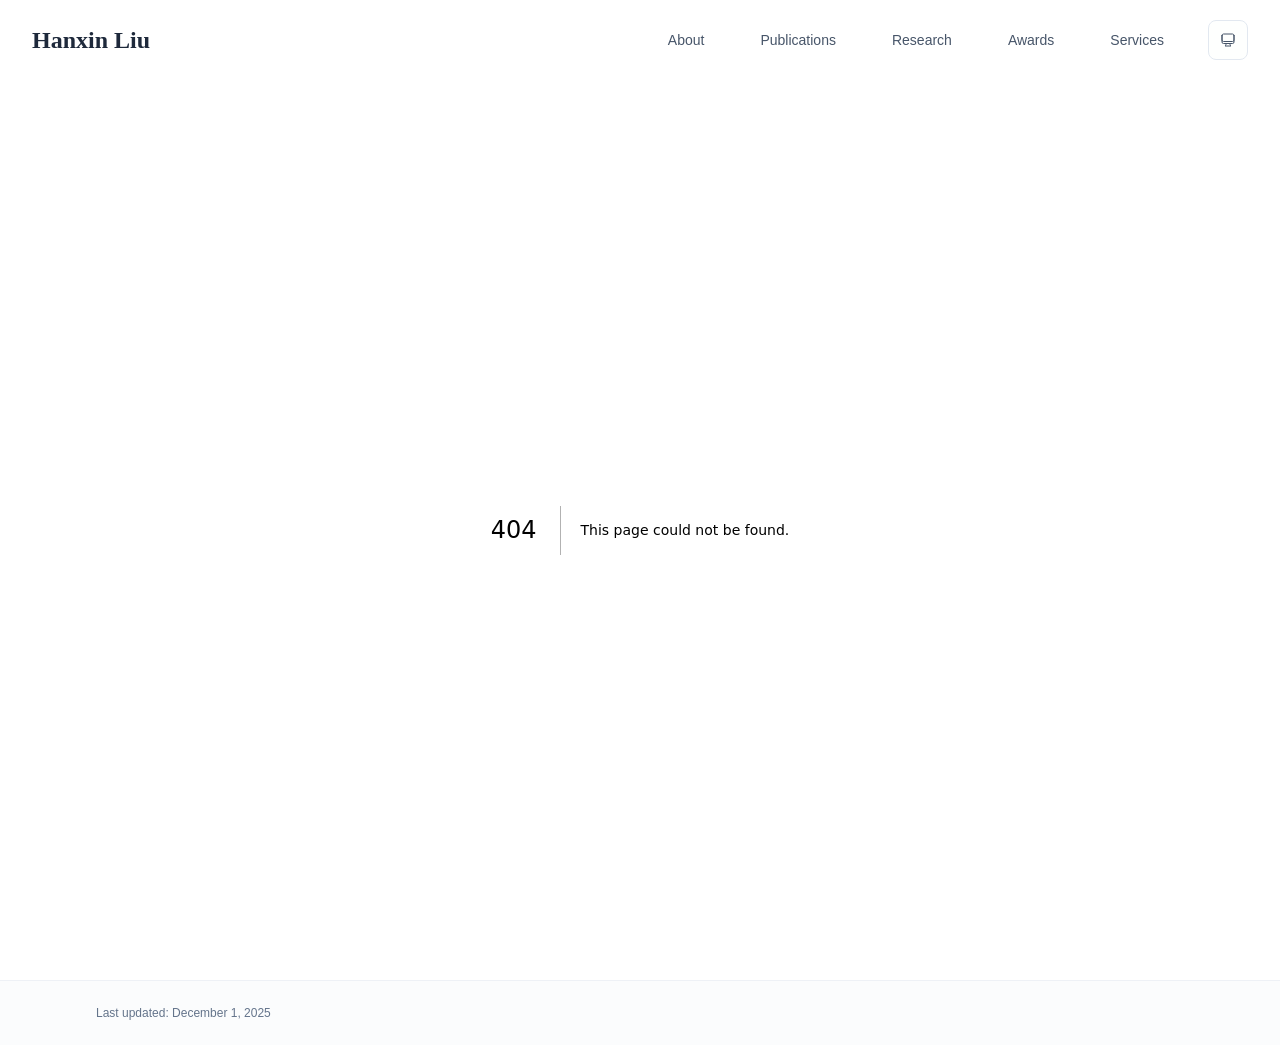
<file: 404/index.html>
<!DOCTYPE html><html lang="en" class="scroll-smooth"><head><meta charSet="utf-8"/><meta name="viewport" content="width=device-width, initial-scale=1"/><link rel="stylesheet" href="/_next/static/css/5370e6e91b9822fc.css" data-precedence="next"/><link rel="preload" as="script" fetchPriority="low" href="/_next/static/chunks/webpack-dcf9f18cf6e4eb9d.js"/><script src="/_next/static/chunks/4bd1b696-70b6d399998de86a.js" async=""></script><script src="/_next/static/chunks/684-50096e198fb40285.js" async=""></script><script src="/_next/static/chunks/main-app-236dd68e7b3fca67.js" async=""></script><script src="/_next/static/chunks/161-2061caadb2018b27.js" async=""></script><script src="/_next/static/chunks/874-196dbf0660d69360.js" async=""></script><script src="/_next/static/chunks/538-db6f5e0ae9ac4156.js" async=""></script><script src="/_next/static/chunks/app/layout-5b5dcf78693ae5fb.js" async=""></script><meta name="robots" content="noindex"/><title>404: This page could not be found.</title><link rel="icon" href="/favicon.svg" type="image/svg+xml"/><link rel="dns-prefetch" href="https://google-fonts.jialeliu.com"/><link rel="preconnect" href="https://google-fonts.jialeliu.com" crossorigin=""/><link rel="preload" as="style" href="https://google-fonts.jialeliu.com/css2?family=Inter:wght@300;400;500;600;700&amp;family=Crimson+Text:ital,wght@0,400;0,600;1,400&amp;display=swap"/><link rel="stylesheet" id="gfonts-css" href="https://google-fonts.jialeliu.com/css2?family=Inter:wght@300;400;500;600;700&amp;family=Crimson+Text:ital,wght@0,400;0,600;1,400&amp;display=swap" media="print"/><script>
              (function(){
                var l = document.getElementById('gfonts-css');
                if (!l) return;
                if (l.media !== 'all') {
                  l.addEventListener('load', function(){ try { l.media = 'all'; } catch(e){} });
                }
              })();
            </script><noscript><link rel="stylesheet" href="https://google-fonts.jialeliu.com/css2?family=Inter:wght@300;400;500;600;700&amp;family=Crimson+Text:ital,wght@0,400;0,600;1,400&amp;display=swap"/></noscript><script>
              try {
                const theme = localStorage.getItem('theme-storage');
                const parsed = theme ? JSON.parse(theme) : null;
                const setting = parsed?.state?.theme || 'system';
                const prefersDark = typeof window !== 'undefined' && window.matchMedia && window.matchMedia('(prefers-color-scheme: dark)').matches;
                const effective = setting === 'dark' ? 'dark' : (setting === 'light' ? 'light' : (prefersDark ? 'dark' : 'light'));
                var root = document.documentElement;
                root.classList.add(effective);
                root.setAttribute('data-theme', effective);
              } catch (e) {
                var root = document.documentElement;
                root.classList.add('light');
                root.setAttribute('data-theme', 'light');
              }
            </script><title>Hanxin Liu</title><meta name="description" content="PhD student at NUS Yong Loo Lin School of Medicine."/><meta name="author" content="Hanxin Liu"/><meta name="keywords" content="Hanxin Liu,PhD,Research,NUS Yong Loo Lin School of Medicine"/><meta name="creator" content="Hanxin Liu"/><meta name="publisher" content="Hanxin Liu"/><meta property="og:title" content="Hanxin Liu"/><meta property="og:description" content="PhD student at NUS Yong Loo Lin School of Medicine."/><meta property="og:site_name" content="Hanxin Liu&#x27;s Academic Website"/><meta property="og:locale" content="en_US"/><meta property="og:type" content="website"/><meta name="twitter:card" content="summary"/><meta name="twitter:title" content="Hanxin Liu"/><meta name="twitter:description" content="PhD student at NUS Yong Loo Lin School of Medicine."/><link rel="icon" href="/favicon.svg"/><script>document.querySelectorAll('body link[rel="icon"], body link[rel="apple-touch-icon"]').forEach(el => document.head.appendChild(el))</script><script src="/_next/static/chunks/polyfills-42372ed130431b0a.js" noModule=""></script></head><body class="font-sans antialiased"><div style="visibility:hidden"><nav class="fixed top-0 left-0 right-0 z-50" data-headlessui-state=""><div class="transition-all duration-300 ease-out bg-transparent" style="transform:translateY(-100px)"><div class="max-w-7xl mx-auto px-4 sm:px-6 lg:px-8"><div class="flex justify-between items-center h-16 lg:h-20"><div class="flex-shrink-0" tabindex="0"><a class="text-xl lg:text-2xl font-serif font-semibold text-primary hover:text-accent transition-colors duration-200" href="/">Hanxin Liu</a></div><div class="hidden lg:block"><div class="ml-10 flex items-center space-x-8"><div class="flex items-baseline space-x-8"><a class="relative px-3 py-2 text-sm font-medium transition-all duration-200 rounded hover:bg-accent/10 hover:shadow-sm text-neutral-600 hover:text-primary" href="/"><span class="relative z-10">About</span></a><a class="relative px-3 py-2 text-sm font-medium transition-all duration-200 rounded hover:bg-accent/10 hover:shadow-sm text-neutral-600 hover:text-primary" href="/publications/"><span class="relative z-10">Publications</span></a><a class="relative px-3 py-2 text-sm font-medium transition-all duration-200 rounded hover:bg-accent/10 hover:shadow-sm text-neutral-600 hover:text-primary" href="/research/"><span class="relative z-10">Research</span></a><a class="relative px-3 py-2 text-sm font-medium transition-all duration-200 rounded hover:bg-accent/10 hover:shadow-sm text-neutral-600 hover:text-primary" href="/awards/"><span class="relative z-10">Awards</span></a><a class="relative px-3 py-2 text-sm font-medium transition-all duration-200 rounded hover:bg-accent/10 hover:shadow-sm text-neutral-600 hover:text-primary" href="/services/"><span class="relative z-10">Services</span></a></div><div class="flex items-center justify-center w-10 h-10 rounded-lg border border-neutral-200 dark:border-[rgba(148,163,184,0.24)] bg-background dark:bg-neutral-800"><div class="w-4 h-4 rounded-full bg-neutral-300 animate-pulse"></div></div></div></div><div class="lg:hidden flex items-center space-x-2"><div class="flex items-center justify-center w-10 h-10 rounded-lg border border-neutral-200 dark:border-[rgba(148,163,184,0.24)] bg-background dark:bg-neutral-800"><div class="w-4 h-4 rounded-full bg-neutral-300 animate-pulse"></div></div><button class="inline-flex items-center justify-center p-2 rounded-md text-neutral-600 hover:text-primary hover:bg-neutral-100 dark:hover:bg-neutral-800 focus:outline-none focus:ring-2 focus:ring-inset focus:ring-accent transition-colors duration-200" id="headlessui-disclosure-button-«R5pdb»" type="button" aria-expanded="false" data-headlessui-state=""><span class="sr-only">Open main menu</span><div><svg xmlns="http://www.w3.org/2000/svg" fill="none" viewBox="0 0 24 24" stroke-width="1.5" stroke="currentColor" aria-hidden="true" data-slot="icon" class="block h-6 w-6"><path stroke-linecap="round" stroke-linejoin="round" d="M3.75 6.75h16.5M3.75 12h16.5m-16.5 5.25h16.5"></path></svg></div></button></div></div></div></div></nav><main class="min-h-screen pt-16 lg:pt-20"><div style="font-family:system-ui,&quot;Segoe UI&quot;,Roboto,Helvetica,Arial,sans-serif,&quot;Apple Color Emoji&quot;,&quot;Segoe UI Emoji&quot;;height:100vh;text-align:center;display:flex;flex-direction:column;align-items:center;justify-content:center"><div><style>body{color:#000;background:#fff;margin:0}.next-error-h1{border-right:1px solid rgba(0,0,0,.3)}@media (prefers-color-scheme:dark){body{color:#fff;background:#000}.next-error-h1{border-right:1px solid rgba(255,255,255,.3)}}</style><h1 class="next-error-h1" style="display:inline-block;margin:0 20px 0 0;padding:0 23px 0 0;font-size:24px;font-weight:500;vertical-align:top;line-height:49px">404</h1><div style="display:inline-block"><h2 style="font-size:14px;font-weight:400;line-height:49px;margin:0">This page could not be found.</h2></div></div></div><!--$--><!--/$--><!--$--><!--/$--></main><footer class="border-t border-neutral-200/50 bg-neutral-50/50 dark:bg-neutral-900/50 dark:border-neutral-700/50"><div class="max-w-6xl mx-auto px-4 sm:px-6 lg:px-8 py-6"><div class="flex flex-col sm:flex-row justify-between items-center gap-2"><p class="text-xs text-neutral-500">Last updated: <!-- -->December 1, 2025</p></div></div></footer></div><script src="/_next/static/chunks/webpack-dcf9f18cf6e4eb9d.js" async=""></script><script>(self.__next_f=self.__next_f||[]).push([0])</script><script>self.__next_f.push([1,"1:\"$Sreact.fragment\"\n2:I[3719,[\"161\",\"static/chunks/161-2061caadb2018b27.js\",\"874\",\"static/chunks/874-196dbf0660d69360.js\",\"538\",\"static/chunks/538-db6f5e0ae9ac4156.js\",\"177\",\"static/chunks/app/layout-5b5dcf78693ae5fb.js\"],\"ThemeProvider\"]\n3:I[768,[\"161\",\"static/chunks/161-2061caadb2018b27.js\",\"874\",\"static/chunks/874-196dbf0660d69360.js\",\"538\",\"static/chunks/538-db6f5e0ae9ac4156.js\",\"177\",\"static/chunks/app/layout-5b5dcf78693ae5fb.js\"],\"default\"]\n4:I[7555,[],\"\"]\n5:I[1295,[],\"\"]\n6:I[2548,[\"161\",\"static/chunks/161-2061caadb2018b27.js\",\"874\",\"static/chunks/874-196dbf0660d69360.js\",\"538\",\"static/chunks/538-db6f5e0ae9ac4156.js\",\"177\",\"static/chunks/app/layout-5b5dcf78693ae5fb.js\"],\"default\"]\n7:I[9665,[],\"MetadataBoundary\"]\n9:I[9665,[],\"OutletBoundary\"]\nc:I[4911,[],\"AsyncMetadataOutlet\"]\ne:I[9665,[],\"ViewportBoundary\"]\n10:I[6614,[],\"\"]\n:HL[\"/_next/static/css/5370e6e91b9822fc.css\",\"style\"]\n"])</script><script>self.__next_f.push([1,"0:{\"P\":null,\"b\":\"DOb4frtCBqiMXCj7LXbiQ\",\"p\":\"\",\"c\":[\"\",\"_not-found\",\"\"],\"i\":false,\"f\":[[[\"\",{\"children\":[\"/_not-found\",{\"children\":[\"__PAGE__\",{}]}]},\"$undefined\",\"$undefined\",true],[\"\",[\"$\",\"$1\",\"c\",{\"children\":[[[\"$\",\"link\",\"0\",{\"rel\":\"stylesheet\",\"href\":\"/_next/static/css/5370e6e91b9822fc.css\",\"precedence\":\"next\",\"crossOrigin\":\"$undefined\",\"nonce\":\"$undefined\"}]],[\"$\",\"html\",null,{\"lang\":\"en\",\"className\":\"scroll-smooth\",\"suppressHydrationWarning\":true,\"children\":[[\"$\",\"head\",null,{\"children\":[[\"$\",\"link\",null,{\"rel\":\"icon\",\"href\":\"/favicon.svg\",\"type\":\"image/svg+xml\"}],[\"$\",\"link\",null,{\"rel\":\"dns-prefetch\",\"href\":\"https://google-fonts.jialeliu.com\"}],[\"$\",\"link\",null,{\"rel\":\"preconnect\",\"href\":\"https://google-fonts.jialeliu.com\",\"crossOrigin\":\"\"}],[\"$\",\"link\",null,{\"rel\":\"preload\",\"as\":\"style\",\"href\":\"https://google-fonts.jialeliu.com/css2?family=Inter:wght@300;400;500;600;700\u0026family=Crimson+Text:ital,wght@0,400;0,600;1,400\u0026display=swap\"}],[\"$\",\"link\",null,{\"rel\":\"stylesheet\",\"id\":\"gfonts-css\",\"href\":\"https://google-fonts.jialeliu.com/css2?family=Inter:wght@300;400;500;600;700\u0026family=Crimson+Text:ital,wght@0,400;0,600;1,400\u0026display=swap\",\"media\":\"print\"}],[\"$\",\"script\",null,{\"dangerouslySetInnerHTML\":{\"__html\":\"\\n              (function(){\\n                var l = document.getElementById('gfonts-css');\\n                if (!l) return;\\n                if (l.media !== 'all') {\\n                  l.addEventListener('load', function(){ try { l.media = 'all'; } catch(e){} });\\n                }\\n              })();\\n            \"}}],[\"$\",\"noscript\",null,{\"children\":[\"$\",\"link\",null,{\"rel\":\"stylesheet\",\"href\":\"https://google-fonts.jialeliu.com/css2?family=Inter:wght@300;400;500;600;700\u0026family=Crimson+Text:ital,wght@0,400;0,600;1,400\u0026display=swap\"}]}],[\"$\",\"script\",null,{\"dangerouslySetInnerHTML\":{\"__html\":\"\\n              try {\\n                const theme = localStorage.getItem('theme-storage');\\n                const parsed = theme ? JSON.parse(theme) : null;\\n                const setting = parsed?.state?.theme || 'system';\\n                const prefersDark = typeof window !== 'undefined' \u0026\u0026 window.matchMedia \u0026\u0026 window.matchMedia('(prefers-color-scheme: dark)').matches;\\n                const effective = setting === 'dark' ? 'dark' : (setting === 'light' ? 'light' : (prefersDark ? 'dark' : 'light'));\\n                var root = document.documentElement;\\n                root.classList.add(effective);\\n                root.setAttribute('data-theme', effective);\\n              } catch (e) {\\n                var root = document.documentElement;\\n                root.classList.add('light');\\n                root.setAttribute('data-theme', 'light');\\n              }\\n            \"}}]]}],[\"$\",\"body\",null,{\"className\":\"font-sans antialiased\",\"children\":[\"$\",\"$L2\",null,{\"children\":[[\"$\",\"$L3\",null,{\"items\":[{\"title\":\"About\",\"type\":\"page\",\"target\":\"about\",\"href\":\"/\"},{\"title\":\"Publications\",\"type\":\"page\",\"target\":\"publications\",\"href\":\"/publications\"},{\"title\":\"Research\",\"type\":\"page\",\"target\":\"research\",\"href\":\"/research\"},{\"title\":\"Awards\",\"type\":\"page\",\"target\":\"awards\",\"href\":\"/awards\"},{\"title\":\"Services\",\"type\":\"page\",\"target\":\"services\",\"href\":\"/services\"}],\"siteTitle\":\"Hanxin Liu\",\"enableOnePageMode\":false}],[\"$\",\"main\",null,{\"className\":\"min-h-screen pt-16 lg:pt-20\",\"children\":[\"$\",\"$L4\",null,{\"parallelRouterKey\":\"children\",\"error\":\"$undefined\",\"errorStyles\":\"$undefined\",\"errorScripts\":\"$undefined\",\"template\":[\"$\",\"$L5\",null,{}],\"templateStyles\":\"$undefined\",\"templateScripts\":\"$undefined\",\"notFound\":[[[\"$\",\"title\",null,{\"children\":\"404: This page could not be found.\"}],[\"$\",\"div\",null,{\"style\":{\"fontFamily\":\"system-ui,\\\"Segoe UI\\\",Roboto,Helvetica,Arial,sans-serif,\\\"Apple Color Emoji\\\",\\\"Segoe UI Emoji\\\"\",\"height\":\"100vh\",\"textAlign\":\"center\",\"display\":\"flex\",\"flexDirection\":\"column\",\"alignItems\":\"center\",\"justifyContent\":\"center\"},\"children\":[\"$\",\"div\",null,{\"children\":[[\"$\",\"style\",null,{\"dangerouslySetInnerHTML\":{\"__html\":\"body{color:#000;background:#fff;margin:0}.next-error-h1{border-right:1px solid rgba(0,0,0,.3)}@media (prefers-color-scheme:dark){body{color:#fff;background:#000}.next-error-h1{border-right:1px solid rgba(255,255,255,.3)}}\"}}],[\"$\",\"h1\",null,{\"className\":\"next-error-h1\",\"style\":{\"display\":\"inline-block\",\"margin\":\"0 20px 0 0\",\"padding\":\"0 23px 0 0\",\"fontSize\":24,\"fontWeight\":500,\"verticalAlign\":\"top\",\"lineHeight\":\"49px\"},\"children\":404}],[\"$\",\"div\",null,{\"style\":{\"display\":\"inline-block\"},\"children\":[\"$\",\"h2\",null,{\"style\":{\"fontSize\":14,\"fontWeight\":400,\"lineHeight\":\"49px\",\"margin\":0},\"children\":\"This page could not be found.\"}]}]]}]}]],[]],\"forbidden\":\"$undefined\",\"unauthorized\":\"$undefined\"}]}],[\"$\",\"$L6\",null,{\"lastUpdated\":\"December 1, 2025\"}]]}]}]]}]]}],{\"children\":[\"/_not-found\",[\"$\",\"$1\",\"c\",{\"children\":[null,[\"$\",\"$L4\",null,{\"parallelRouterKey\":\"children\",\"error\":\"$undefined\",\"errorStyles\":\"$undefined\",\"errorScripts\":\"$undefined\",\"template\":[\"$\",\"$L5\",null,{}],\"templateStyles\":\"$undefined\",\"templateScripts\":\"$undefined\",\"notFound\":\"$undefined\",\"forbidden\":\"$undefined\",\"unauthorized\":\"$undefined\"}]]}],{\"children\":[\"__PAGE__\",[\"$\",\"$1\",\"c\",{\"children\":[[[\"$\",\"title\",null,{\"children\":\"404: This page could not be found.\"}],[\"$\",\"div\",null,{\"style\":\"$0:f:0:1:1:props:children:1:props:children:1:props:children:props:children:1:props:children:props:notFound:0:1:props:style\",\"children\":[\"$\",\"div\",null,{\"children\":[[\"$\",\"style\",null,{\"dangerouslySetInnerHTML\":{\"__html\":\"body{color:#000;background:#fff;margin:0}.next-error-h1{border-right:1px solid rgba(0,0,0,.3)}@media (prefers-color-scheme:dark){body{color:#fff;background:#000}.next-error-h1{border-right:1px solid rgba(255,255,255,.3)}}\"}}],[\"$\",\"h1\",null,{\"className\":\"next-error-h1\",\"style\":\"$0:f:0:1:1:props:children:1:props:children:1:props:children:props:children:1:props:children:props:notFound:0:1:props:children:props:children:1:props:style\",\"children\":404}],[\"$\",\"div\",null,{\"style\":\"$0:f:0:1:1:props:children:1:props:children:1:props:children:props:children:1:props:children:props:notFound:0:1:props:children:props:children:2:props:style\",\"children\":[\"$\",\"h2\",null,{\"style\":\"$0:f:0:1:1:props:children:1:props:children:1:props:children:props:children:1:props:children:props:notFound:0:1:props:children:props:children:2:props:children:props:style\",\"children\":\"This page could not be found.\"}]}]]}]}]],[\"$\",\"$L7\",null,{\"children\":\"$L8\"}],null,[\"$\",\"$L9\",null,{\"children\":[\"$La\",\"$Lb\",[\"$\",\"$Lc\",null,{\"promise\":\"$@d\"}]]}]]}],{},null,false]},null,false]},null,false],[\"$\",\"$1\",\"h\",{\"children\":[[\"$\",\"meta\",null,{\"name\":\"robots\",\"content\":\"noindex\"}],[\"$\",\"$1\",\"MlXQB08b4v2yjF4kuINg4\",{\"children\":[[\"$\",\"$Le\",null,{\"children\":\"$Lf\"}],null]}],null]}],false]],\"m\":\"$undefined\",\"G\":[\"$10\",\"$undefined\"],\"s\":false,\"S\":true}\n"])</script><script>self.__next_f.push([1,"11:\"$Sreact.suspense\"\n12:I[4911,[],\"AsyncMetadata\"]\n8:[\"$\",\"$11\",null,{\"fallback\":null,\"children\":[\"$\",\"$L12\",null,{\"promise\":\"$@13\"}]}]\n"])</script><script>self.__next_f.push([1,"b:null\n"])</script><script>self.__next_f.push([1,"f:[[\"$\",\"meta\",\"0\",{\"charSet\":\"utf-8\"}],[\"$\",\"meta\",\"1\",{\"name\":\"viewport\",\"content\":\"width=device-width, initial-scale=1\"}]]\na:null\n"])</script><script>self.__next_f.push([1,"13:{\"metadata\":[[\"$\",\"title\",\"0\",{\"children\":\"Hanxin Liu\"}],[\"$\",\"meta\",\"1\",{\"name\":\"description\",\"content\":\"PhD student at NUS Yong Loo Lin School of Medicine.\"}],[\"$\",\"meta\",\"2\",{\"name\":\"author\",\"content\":\"Hanxin Liu\"}],[\"$\",\"meta\",\"3\",{\"name\":\"keywords\",\"content\":\"Hanxin Liu,PhD,Research,NUS Yong Loo Lin School of Medicine\"}],[\"$\",\"meta\",\"4\",{\"name\":\"creator\",\"content\":\"Hanxin Liu\"}],[\"$\",\"meta\",\"5\",{\"name\":\"publisher\",\"content\":\"Hanxin Liu\"}],[\"$\",\"meta\",\"6\",{\"property\":\"og:title\",\"content\":\"Hanxin Liu\"}],[\"$\",\"meta\",\"7\",{\"property\":\"og:description\",\"content\":\"PhD student at NUS Yong Loo Lin School of Medicine.\"}],[\"$\",\"meta\",\"8\",{\"property\":\"og:site_name\",\"content\":\"Hanxin Liu's Academic Website\"}],[\"$\",\"meta\",\"9\",{\"property\":\"og:locale\",\"content\":\"en_US\"}],[\"$\",\"meta\",\"10\",{\"property\":\"og:type\",\"content\":\"website\"}],[\"$\",\"meta\",\"11\",{\"name\":\"twitter:card\",\"content\":\"summary\"}],[\"$\",\"meta\",\"12\",{\"name\":\"twitter:title\",\"content\":\"Hanxin Liu\"}],[\"$\",\"meta\",\"13\",{\"name\":\"twitter:description\",\"content\":\"PhD student at NUS Yong Loo Lin School of Medicine.\"}],[\"$\",\"link\",\"14\",{\"rel\":\"icon\",\"href\":\"/favicon.svg\"}]],\"error\":null,\"digest\":\"$undefined\"}\nd:{\"metadata\":\"$13:metadata\",\"error\":null,\"digest\":\"$undefined\"}\n"])</script></body></html>
</file>
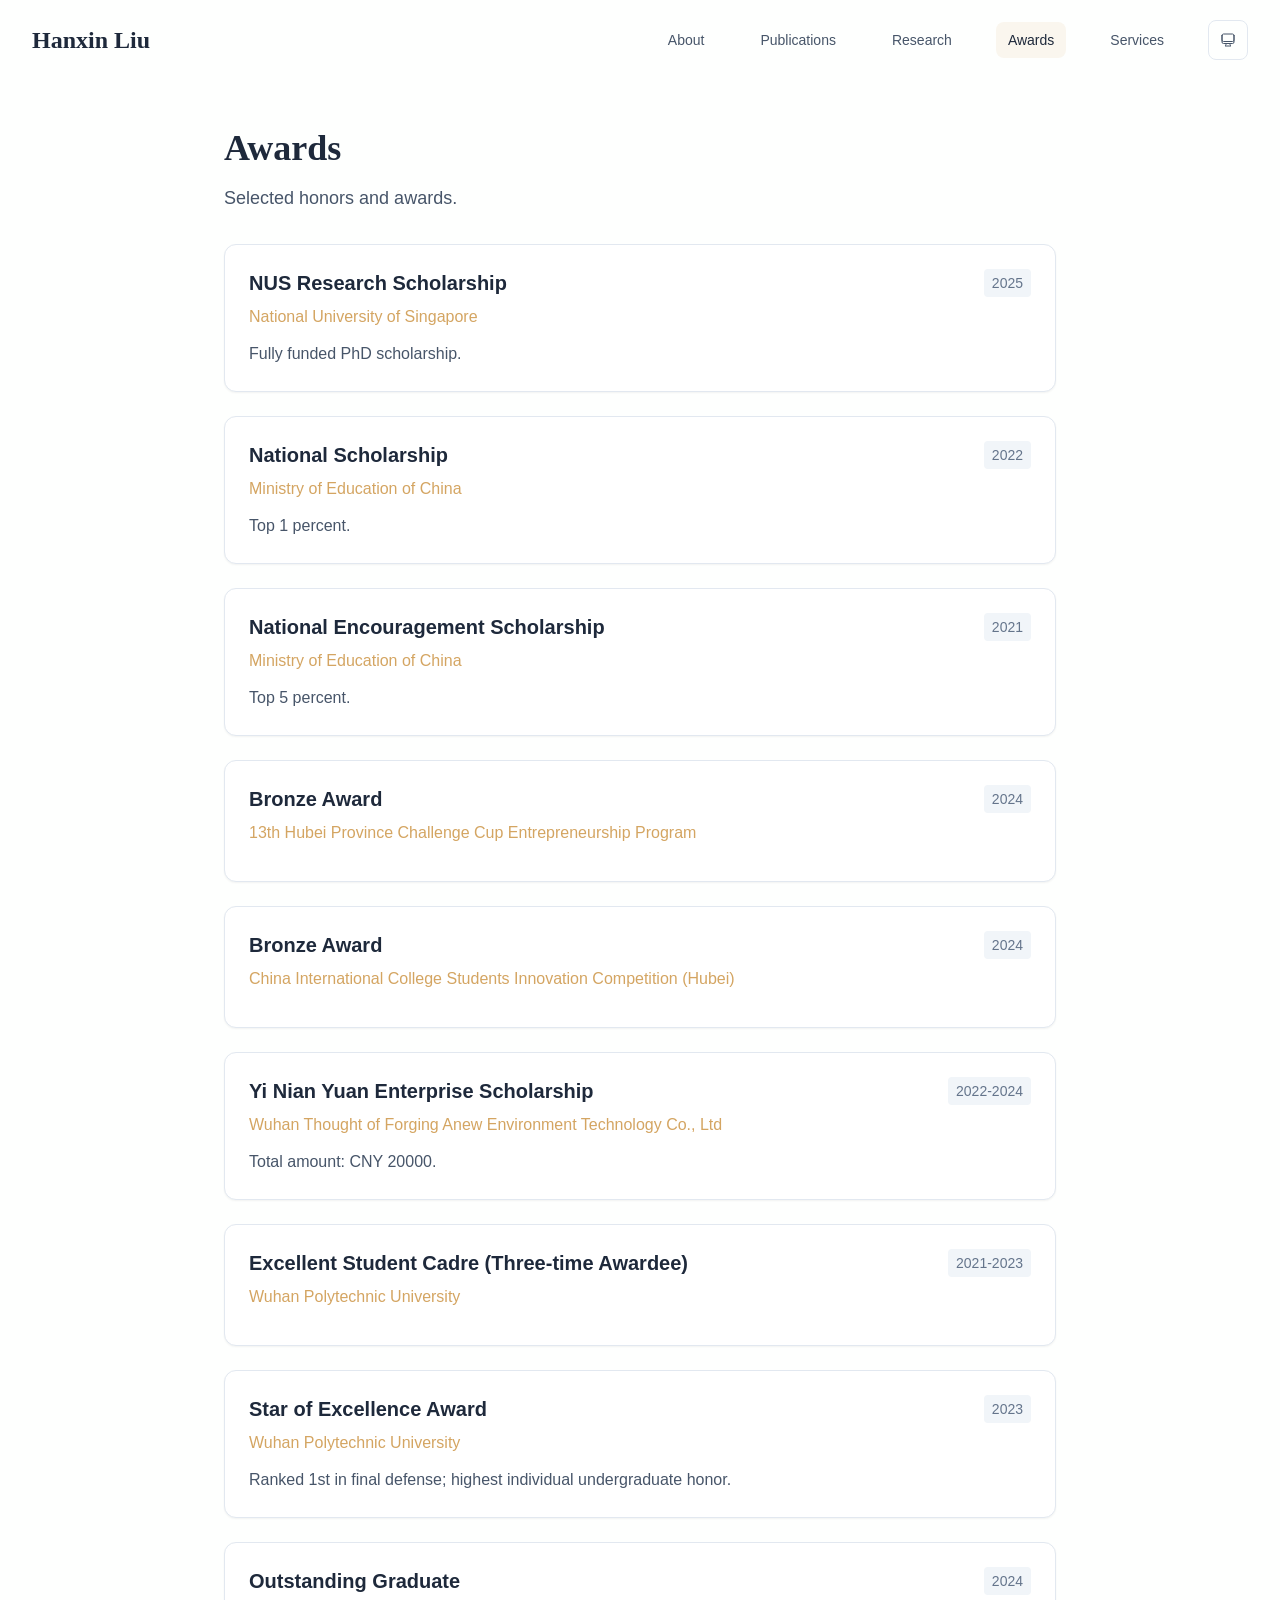
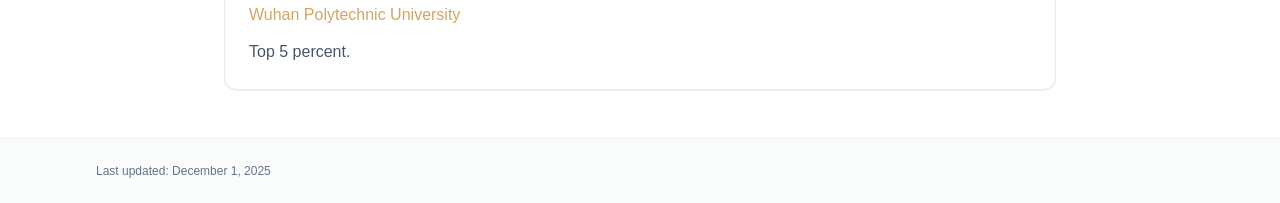
<file: awards/index.html>
<!DOCTYPE html><html lang="en" class="scroll-smooth"><head><meta charSet="utf-8"/><meta name="viewport" content="width=device-width, initial-scale=1"/><link rel="stylesheet" href="/_next/static/css/5370e6e91b9822fc.css" data-precedence="next"/><link rel="preload" as="script" fetchPriority="low" href="/_next/static/chunks/webpack-dcf9f18cf6e4eb9d.js"/><script src="/_next/static/chunks/4bd1b696-70b6d399998de86a.js" async=""></script><script src="/_next/static/chunks/684-50096e198fb40285.js" async=""></script><script src="/_next/static/chunks/main-app-236dd68e7b3fca67.js" async=""></script><script src="/_next/static/chunks/161-2061caadb2018b27.js" async=""></script><script src="/_next/static/chunks/874-196dbf0660d69360.js" async=""></script><script src="/_next/static/chunks/538-db6f5e0ae9ac4156.js" async=""></script><script src="/_next/static/chunks/app/layout-5b5dcf78693ae5fb.js" async=""></script><script src="/_next/static/chunks/60-0a8f10a34031fb6a.js" async=""></script><script src="/_next/static/chunks/748-a362c6ab99380f5b.js" async=""></script><script src="/_next/static/chunks/app/%5Bslug%5D/page-f22191c0e7dca9ba.js" async=""></script><link rel="icon" href="/favicon.svg" type="image/svg+xml"/><link rel="dns-prefetch" href="https://google-fonts.jialeliu.com"/><link rel="preconnect" href="https://google-fonts.jialeliu.com" crossorigin=""/><link rel="preload" as="style" href="https://google-fonts.jialeliu.com/css2?family=Inter:wght@300;400;500;600;700&amp;family=Crimson+Text:ital,wght@0,400;0,600;1,400&amp;display=swap"/><link rel="stylesheet" id="gfonts-css" href="https://google-fonts.jialeliu.com/css2?family=Inter:wght@300;400;500;600;700&amp;family=Crimson+Text:ital,wght@0,400;0,600;1,400&amp;display=swap" media="print"/><script>
              (function(){
                var l = document.getElementById('gfonts-css');
                if (!l) return;
                if (l.media !== 'all') {
                  l.addEventListener('load', function(){ try { l.media = 'all'; } catch(e){} });
                }
              })();
            </script><noscript><link rel="stylesheet" href="https://google-fonts.jialeliu.com/css2?family=Inter:wght@300;400;500;600;700&amp;family=Crimson+Text:ital,wght@0,400;0,600;1,400&amp;display=swap"/></noscript><script>
              try {
                const theme = localStorage.getItem('theme-storage');
                const parsed = theme ? JSON.parse(theme) : null;
                const setting = parsed?.state?.theme || 'system';
                const prefersDark = typeof window !== 'undefined' && window.matchMedia && window.matchMedia('(prefers-color-scheme: dark)').matches;
                const effective = setting === 'dark' ? 'dark' : (setting === 'light' ? 'light' : (prefersDark ? 'dark' : 'light'));
                var root = document.documentElement;
                root.classList.add(effective);
                root.setAttribute('data-theme', effective);
              } catch (e) {
                var root = document.documentElement;
                root.classList.add('light');
                root.setAttribute('data-theme', 'light');
              }
            </script><title>Awards | Hanxin Liu</title><meta name="description" content="Selected honors and awards."/><meta name="author" content="Hanxin Liu"/><meta name="keywords" content="Hanxin Liu,PhD,Research,NUS Yong Loo Lin School of Medicine"/><meta name="creator" content="Hanxin Liu"/><meta name="publisher" content="Hanxin Liu"/><meta property="og:title" content="Hanxin Liu"/><meta property="og:description" content="PhD student at NUS Yong Loo Lin School of Medicine."/><meta property="og:site_name" content="Hanxin Liu&#x27;s Academic Website"/><meta property="og:locale" content="en_US"/><meta property="og:type" content="website"/><meta name="twitter:card" content="summary"/><meta name="twitter:title" content="Hanxin Liu"/><meta name="twitter:description" content="PhD student at NUS Yong Loo Lin School of Medicine."/><link rel="icon" href="/favicon.svg"/><script>document.querySelectorAll('body link[rel="icon"], body link[rel="apple-touch-icon"]').forEach(el => document.head.appendChild(el))</script><script src="/_next/static/chunks/polyfills-42372ed130431b0a.js" noModule=""></script></head><body class="font-sans antialiased"><div style="visibility:hidden"><nav class="fixed top-0 left-0 right-0 z-50" data-headlessui-state=""><div class="transition-all duration-300 ease-out bg-transparent" style="transform:translateY(-100px)"><div class="max-w-7xl mx-auto px-4 sm:px-6 lg:px-8"><div class="flex justify-between items-center h-16 lg:h-20"><div class="flex-shrink-0" tabindex="0"><a class="text-xl lg:text-2xl font-serif font-semibold text-primary hover:text-accent transition-colors duration-200" href="/">Hanxin Liu</a></div><div class="hidden lg:block"><div class="ml-10 flex items-center space-x-8"><div class="flex items-baseline space-x-8"><a class="relative px-3 py-2 text-sm font-medium transition-all duration-200 rounded hover:bg-accent/10 hover:shadow-sm text-neutral-600 hover:text-primary" href="/"><span class="relative z-10">About</span></a><a class="relative px-3 py-2 text-sm font-medium transition-all duration-200 rounded hover:bg-accent/10 hover:shadow-sm text-neutral-600 hover:text-primary" href="/publications/"><span class="relative z-10">Publications</span></a><a class="relative px-3 py-2 text-sm font-medium transition-all duration-200 rounded hover:bg-accent/10 hover:shadow-sm text-neutral-600 hover:text-primary" href="/research/"><span class="relative z-10">Research</span></a><a class="relative px-3 py-2 text-sm font-medium transition-all duration-200 rounded hover:bg-accent/10 hover:shadow-sm text-primary" href="/awards/"><span class="relative z-10">Awards</span><div class="absolute inset-0 bg-accent/10 rounded-lg"></div></a><a class="relative px-3 py-2 text-sm font-medium transition-all duration-200 rounded hover:bg-accent/10 hover:shadow-sm text-neutral-600 hover:text-primary" href="/services/"><span class="relative z-10">Services</span></a></div><div class="flex items-center justify-center w-10 h-10 rounded-lg border border-neutral-200 dark:border-[rgba(148,163,184,0.24)] bg-background dark:bg-neutral-800"><div class="w-4 h-4 rounded-full bg-neutral-300 animate-pulse"></div></div></div></div><div class="lg:hidden flex items-center space-x-2"><div class="flex items-center justify-center w-10 h-10 rounded-lg border border-neutral-200 dark:border-[rgba(148,163,184,0.24)] bg-background dark:bg-neutral-800"><div class="w-4 h-4 rounded-full bg-neutral-300 animate-pulse"></div></div><button class="inline-flex items-center justify-center p-2 rounded-md text-neutral-600 hover:text-primary hover:bg-neutral-100 dark:hover:bg-neutral-800 focus:outline-none focus:ring-2 focus:ring-inset focus:ring-accent transition-colors duration-200" id="headlessui-disclosure-button-«R5pdb»" type="button" aria-expanded="false" data-headlessui-state=""><span class="sr-only">Open main menu</span><div><svg xmlns="http://www.w3.org/2000/svg" fill="none" viewBox="0 0 24 24" stroke-width="1.5" stroke="currentColor" aria-hidden="true" data-slot="icon" class="block h-6 w-6"><path stroke-linecap="round" stroke-linejoin="round" d="M3.75 6.75h16.5M3.75 12h16.5m-16.5 5.25h16.5"></path></svg></div></button></div></div></div></div></nav><main class="min-h-screen pt-16 lg:pt-20"><div class="max-w-4xl mx-auto px-4 sm:px-6 lg:px-8 py-12"><div style="opacity:0;transform:translateY(20px)"><div class="mb-8"><h1 class="text-4xl font-serif font-bold text-primary mb-4">Awards</h1><p class="text-lg text-neutral-600 dark:text-neutral-500 max-w-2xl">Selected honors and awards.</p></div><div class="grid gap-6"><div class="bg-white dark:bg-neutral-900 p-6 rounded-xl shadow-sm border border-neutral-200 dark:border-neutral-800 hover:shadow-lg transition-all duration-200 hover:scale-[1.01]" style="opacity:0;transform:translateY(20px)"><div class="flex justify-between items-start mb-2"><h3 class="text-xl font-semibold text-primary">NUS Research Scholarship</h3><span class="text-sm text-neutral-500 font-medium bg-neutral-100 dark:bg-neutral-800 px-2 py-1 rounded">2025</span></div><p class="text-base text-accent font-medium mb-3">National University of Singapore</p><p class="text-base text-neutral-600 dark:text-neutral-500 leading-relaxed"><span>Fully funded PhD scholarship.</span></p></div><div class="bg-white dark:bg-neutral-900 p-6 rounded-xl shadow-sm border border-neutral-200 dark:border-neutral-800 hover:shadow-lg transition-all duration-200 hover:scale-[1.01]" style="opacity:0;transform:translateY(20px)"><div class="flex justify-between items-start mb-2"><h3 class="text-xl font-semibold text-primary">National Scholarship</h3><span class="text-sm text-neutral-500 font-medium bg-neutral-100 dark:bg-neutral-800 px-2 py-1 rounded">2022</span></div><p class="text-base text-accent font-medium mb-3">Ministry of Education of China</p><p class="text-base text-neutral-600 dark:text-neutral-500 leading-relaxed"><span>Top 1 percent.</span></p></div><div class="bg-white dark:bg-neutral-900 p-6 rounded-xl shadow-sm border border-neutral-200 dark:border-neutral-800 hover:shadow-lg transition-all duration-200 hover:scale-[1.01]" style="opacity:0;transform:translateY(20px)"><div class="flex justify-between items-start mb-2"><h3 class="text-xl font-semibold text-primary">National Encouragement Scholarship</h3><span class="text-sm text-neutral-500 font-medium bg-neutral-100 dark:bg-neutral-800 px-2 py-1 rounded">2021</span></div><p class="text-base text-accent font-medium mb-3">Ministry of Education of China</p><p class="text-base text-neutral-600 dark:text-neutral-500 leading-relaxed"><span>Top 5 percent.</span></p></div><div class="bg-white dark:bg-neutral-900 p-6 rounded-xl shadow-sm border border-neutral-200 dark:border-neutral-800 hover:shadow-lg transition-all duration-200 hover:scale-[1.01]" style="opacity:0;transform:translateY(20px)"><div class="flex justify-between items-start mb-2"><h3 class="text-xl font-semibold text-primary">Bronze Award</h3><span class="text-sm text-neutral-500 font-medium bg-neutral-100 dark:bg-neutral-800 px-2 py-1 rounded">2024</span></div><p class="text-base text-accent font-medium mb-3">13th Hubei Province Challenge Cup Entrepreneurship Program</p></div><div class="bg-white dark:bg-neutral-900 p-6 rounded-xl shadow-sm border border-neutral-200 dark:border-neutral-800 hover:shadow-lg transition-all duration-200 hover:scale-[1.01]" style="opacity:0;transform:translateY(20px)"><div class="flex justify-between items-start mb-2"><h3 class="text-xl font-semibold text-primary">Bronze Award</h3><span class="text-sm text-neutral-500 font-medium bg-neutral-100 dark:bg-neutral-800 px-2 py-1 rounded">2024</span></div><p class="text-base text-accent font-medium mb-3">China International College Students Innovation Competition (Hubei)</p></div><div class="bg-white dark:bg-neutral-900 p-6 rounded-xl shadow-sm border border-neutral-200 dark:border-neutral-800 hover:shadow-lg transition-all duration-200 hover:scale-[1.01]" style="opacity:0;transform:translateY(20px)"><div class="flex justify-between items-start mb-2"><h3 class="text-xl font-semibold text-primary">Yi Nian Yuan Enterprise Scholarship</h3><span class="text-sm text-neutral-500 font-medium bg-neutral-100 dark:bg-neutral-800 px-2 py-1 rounded">2022-2024</span></div><p class="text-base text-accent font-medium mb-3">Wuhan Thought of Forging Anew Environment Technology Co., Ltd</p><p class="text-base text-neutral-600 dark:text-neutral-500 leading-relaxed"><span>Total amount: CNY 20000.</span></p></div><div class="bg-white dark:bg-neutral-900 p-6 rounded-xl shadow-sm border border-neutral-200 dark:border-neutral-800 hover:shadow-lg transition-all duration-200 hover:scale-[1.01]" style="opacity:0;transform:translateY(20px)"><div class="flex justify-between items-start mb-2"><h3 class="text-xl font-semibold text-primary">Excellent Student Cadre (Three-time Awardee)</h3><span class="text-sm text-neutral-500 font-medium bg-neutral-100 dark:bg-neutral-800 px-2 py-1 rounded">2021-2023</span></div><p class="text-base text-accent font-medium mb-3">Wuhan Polytechnic University</p></div><div class="bg-white dark:bg-neutral-900 p-6 rounded-xl shadow-sm border border-neutral-200 dark:border-neutral-800 hover:shadow-lg transition-all duration-200 hover:scale-[1.01]" style="opacity:0;transform:translateY(20px)"><div class="flex justify-between items-start mb-2"><h3 class="text-xl font-semibold text-primary">Star of Excellence Award</h3><span class="text-sm text-neutral-500 font-medium bg-neutral-100 dark:bg-neutral-800 px-2 py-1 rounded">2023</span></div><p class="text-base text-accent font-medium mb-3">Wuhan Polytechnic University</p><p class="text-base text-neutral-600 dark:text-neutral-500 leading-relaxed"><span>Ranked 1st in final defense; highest individual undergraduate honor.</span></p></div><div class="bg-white dark:bg-neutral-900 p-6 rounded-xl shadow-sm border border-neutral-200 dark:border-neutral-800 hover:shadow-lg transition-all duration-200 hover:scale-[1.01]" style="opacity:0;transform:translateY(20px)"><div class="flex justify-between items-start mb-2"><h3 class="text-xl font-semibold text-primary">Outstanding Graduate</h3><span class="text-sm text-neutral-500 font-medium bg-neutral-100 dark:bg-neutral-800 px-2 py-1 rounded">2024</span></div><p class="text-base text-accent font-medium mb-3">Wuhan Polytechnic University</p><p class="text-base text-neutral-600 dark:text-neutral-500 leading-relaxed"><span>Top 5 percent.</span></p></div></div></div></div><!--$--><!--/$--><!--$--><!--/$--></main><footer class="border-t border-neutral-200/50 bg-neutral-50/50 dark:bg-neutral-900/50 dark:border-neutral-700/50"><div class="max-w-6xl mx-auto px-4 sm:px-6 lg:px-8 py-6"><div class="flex flex-col sm:flex-row justify-between items-center gap-2"><p class="text-xs text-neutral-500">Last updated: <!-- -->December 1, 2025</p></div></div></footer></div><script src="/_next/static/chunks/webpack-dcf9f18cf6e4eb9d.js" async=""></script><script>(self.__next_f=self.__next_f||[]).push([0])</script><script>self.__next_f.push([1,"1:\"$Sreact.fragment\"\n2:I[3719,[\"161\",\"static/chunks/161-2061caadb2018b27.js\",\"874\",\"static/chunks/874-196dbf0660d69360.js\",\"538\",\"static/chunks/538-db6f5e0ae9ac4156.js\",\"177\",\"static/chunks/app/layout-5b5dcf78693ae5fb.js\"],\"ThemeProvider\"]\n3:I[768,[\"161\",\"static/chunks/161-2061caadb2018b27.js\",\"874\",\"static/chunks/874-196dbf0660d69360.js\",\"538\",\"static/chunks/538-db6f5e0ae9ac4156.js\",\"177\",\"static/chunks/app/layout-5b5dcf78693ae5fb.js\"],\"default\"]\n4:I[7555,[],\"\"]\n5:I[1295,[],\"\"]\n6:I[2548,[\"161\",\"static/chunks/161-2061caadb2018b27.js\",\"874\",\"static/chunks/874-196dbf0660d69360.js\",\"538\",\"static/chunks/538-db6f5e0ae9ac4156.js\",\"177\",\"static/chunks/app/layout-5b5dcf78693ae5fb.js\"],\"default\"]\n8:I[9665,[],\"MetadataBoundary\"]\na:I[9665,[],\"OutletBoundary\"]\nd:I[4911,[],\"AsyncMetadataOutlet\"]\nf:I[9665,[],\"ViewportBoundary\"]\n11:I[6614,[],\"\"]\n:HL[\"/_next/static/css/5370e6e91b9822fc.css\",\"style\"]\n"])</script><script>self.__next_f.push([1,"0:{\"P\":null,\"b\":\"DOb4frtCBqiMXCj7LXbiQ\",\"p\":\"\",\"c\":[\"\",\"awards\",\"\"],\"i\":false,\"f\":[[[\"\",{\"children\":[[\"slug\",\"awards\",\"d\"],{\"children\":[\"__PAGE__\",{}]}]},\"$undefined\",\"$undefined\",true],[\"\",[\"$\",\"$1\",\"c\",{\"children\":[[[\"$\",\"link\",\"0\",{\"rel\":\"stylesheet\",\"href\":\"/_next/static/css/5370e6e91b9822fc.css\",\"precedence\":\"next\",\"crossOrigin\":\"$undefined\",\"nonce\":\"$undefined\"}]],[\"$\",\"html\",null,{\"lang\":\"en\",\"className\":\"scroll-smooth\",\"suppressHydrationWarning\":true,\"children\":[[\"$\",\"head\",null,{\"children\":[[\"$\",\"link\",null,{\"rel\":\"icon\",\"href\":\"/favicon.svg\",\"type\":\"image/svg+xml\"}],[\"$\",\"link\",null,{\"rel\":\"dns-prefetch\",\"href\":\"https://google-fonts.jialeliu.com\"}],[\"$\",\"link\",null,{\"rel\":\"preconnect\",\"href\":\"https://google-fonts.jialeliu.com\",\"crossOrigin\":\"\"}],[\"$\",\"link\",null,{\"rel\":\"preload\",\"as\":\"style\",\"href\":\"https://google-fonts.jialeliu.com/css2?family=Inter:wght@300;400;500;600;700\u0026family=Crimson+Text:ital,wght@0,400;0,600;1,400\u0026display=swap\"}],[\"$\",\"link\",null,{\"rel\":\"stylesheet\",\"id\":\"gfonts-css\",\"href\":\"https://google-fonts.jialeliu.com/css2?family=Inter:wght@300;400;500;600;700\u0026family=Crimson+Text:ital,wght@0,400;0,600;1,400\u0026display=swap\",\"media\":\"print\"}],[\"$\",\"script\",null,{\"dangerouslySetInnerHTML\":{\"__html\":\"\\n              (function(){\\n                var l = document.getElementById('gfonts-css');\\n                if (!l) return;\\n                if (l.media !== 'all') {\\n                  l.addEventListener('load', function(){ try { l.media = 'all'; } catch(e){} });\\n                }\\n              })();\\n            \"}}],[\"$\",\"noscript\",null,{\"children\":[\"$\",\"link\",null,{\"rel\":\"stylesheet\",\"href\":\"https://google-fonts.jialeliu.com/css2?family=Inter:wght@300;400;500;600;700\u0026family=Crimson+Text:ital,wght@0,400;0,600;1,400\u0026display=swap\"}]}],[\"$\",\"script\",null,{\"dangerouslySetInnerHTML\":{\"__html\":\"\\n              try {\\n                const theme = localStorage.getItem('theme-storage');\\n                const parsed = theme ? JSON.parse(theme) : null;\\n                const setting = parsed?.state?.theme || 'system';\\n                const prefersDark = typeof window !== 'undefined' \u0026\u0026 window.matchMedia \u0026\u0026 window.matchMedia('(prefers-color-scheme: dark)').matches;\\n                const effective = setting === 'dark' ? 'dark' : (setting === 'light' ? 'light' : (prefersDark ? 'dark' : 'light'));\\n                var root = document.documentElement;\\n                root.classList.add(effective);\\n                root.setAttribute('data-theme', effective);\\n              } catch (e) {\\n                var root = document.documentElement;\\n                root.classList.add('light');\\n                root.setAttribute('data-theme', 'light');\\n              }\\n            \"}}]]}],[\"$\",\"body\",null,{\"className\":\"font-sans antialiased\",\"children\":[\"$\",\"$L2\",null,{\"children\":[[\"$\",\"$L3\",null,{\"items\":[{\"title\":\"About\",\"type\":\"page\",\"target\":\"about\",\"href\":\"/\"},{\"title\":\"Publications\",\"type\":\"page\",\"target\":\"publications\",\"href\":\"/publications\"},{\"title\":\"Research\",\"type\":\"page\",\"target\":\"research\",\"href\":\"/research\"},{\"title\":\"Awards\",\"type\":\"page\",\"target\":\"awards\",\"href\":\"/awards\"},{\"title\":\"Services\",\"type\":\"page\",\"target\":\"services\",\"href\":\"/services\"}],\"siteTitle\":\"Hanxin Liu\",\"enableOnePageMode\":false}],[\"$\",\"main\",null,{\"className\":\"min-h-screen pt-16 lg:pt-20\",\"children\":[\"$\",\"$L4\",null,{\"parallelRouterKey\":\"children\",\"error\":\"$undefined\",\"errorStyles\":\"$undefined\",\"errorScripts\":\"$undefined\",\"template\":[\"$\",\"$L5\",null,{}],\"templateStyles\":\"$undefined\",\"templateScripts\":\"$undefined\",\"notFound\":[[[\"$\",\"title\",null,{\"children\":\"404: This page could not be found.\"}],[\"$\",\"div\",null,{\"style\":{\"fontFamily\":\"system-ui,\\\"Segoe UI\\\",Roboto,Helvetica,Arial,sans-serif,\\\"Apple Color Emoji\\\",\\\"Segoe UI Emoji\\\"\",\"height\":\"100vh\",\"textAlign\":\"center\",\"display\":\"flex\",\"flexDirection\":\"column\",\"alignItems\":\"center\",\"justifyContent\":\"center\"},\"children\":[\"$\",\"div\",null,{\"children\":[[\"$\",\"style\",null,{\"dangerouslySetInnerHTML\":{\"__html\":\"body{color:#000;background:#fff;margin:0}.next-error-h1{border-right:1px solid rgba(0,0,0,.3)}@media (prefers-color-scheme:dark){body{color:#fff;background:#000}.next-error-h1{border-right:1px solid rgba(255,255,255,.3)}}\"}}],[\"$\",\"h1\",null,{\"className\":\"next-error-h1\",\"style\":{\"display\":\"inline-block\",\"margin\":\"0 20px 0 0\",\"padding\":\"0 23px 0 0\",\"fontSize\":24,\"fontWeight\":500,\"verticalAlign\":\"top\",\"lineHeight\":\"49px\"},\"children\":404}],[\"$\",\"div\",null,{\"style\":{\"display\":\"inline-block\"},\"children\":[\"$\",\"h2\",null,{\"style\":{\"fontSize\":14,\"fontWeight\":400,\"lineHeight\":\"49px\",\"margin\":0},\"children\":\"This page could not be found.\"}]}]]}]}]],[]],\"forbidden\":\"$undefined\",\"unauthorized\":\"$undefined\"}]}],[\"$\",\"$L6\",null,{\"lastUpdated\":\"December 1, 2025\"}]]}]}]]}]]}],{\"children\":[[\"slug\",\"awards\",\"d\"],[\"$\",\"$1\",\"c\",{\"children\":[null,[\"$\",\"$L4\",null,{\"parallelRouterKey\":\"children\",\"error\":\"$undefined\",\"errorStyles\":\"$undefined\",\"errorScripts\":\"$undefined\",\"template\":[\"$\",\"$L5\",null,{}],\"templateStyles\":\"$undefined\",\"templateScripts\":\"$undefined\",\"notFound\":\"$undefined\",\"forbidden\":\"$undefined\",\"unauthorized\":\"$undefined\"}]]}],{\"children\":[\"__PAGE__\",[\"$\",\"$1\",\"c\",{\"children\":[\"$L7\",[\"$\",\"$L8\",null,{\"children\":\"$L9\"}],null,[\"$\",\"$La\",null,{\"children\":[\"$Lb\",\"$Lc\",[\"$\",\"$Ld\",null,{\"promise\":\"$@e\"}]]}]]}],{},null,false]},null,false]},null,false],[\"$\",\"$1\",\"h\",{\"children\":[null,[\"$\",\"$1\",\"wHnSDhycN98O2UwQZzIlq\",{\"children\":[[\"$\",\"$Lf\",null,{\"children\":\"$L10\"}],null]}],null]}],false]],\"m\":\"$undefined\",\"G\":[\"$11\",\"$undefined\"],\"s\":false,\"S\":true}\n"])</script><script>self.__next_f.push([1,"12:\"$Sreact.suspense\"\n13:I[4911,[],\"AsyncMetadata\"]\n15:I[3684,[\"161\",\"static/chunks/161-2061caadb2018b27.js\",\"60\",\"static/chunks/60-0a8f10a34031fb6a.js\",\"748\",\"static/chunks/748-a362c6ab99380f5b.js\",\"182\",\"static/chunks/app/%5Bslug%5D/page-f22191c0e7dca9ba.js\"],\"default\"]\n9:[\"$\",\"$12\",null,{\"fallback\":null,\"children\":[\"$\",\"$L13\",null,{\"promise\":\"$@14\"}]}]\n7:[\"$\",\"div\",null,{\"className\":\"max-w-4xl mx-auto px-4 sm:px-6 lg:px-8 py-12\",\"children\":[false,false,[\"$\",\"$L15\",null,{\"config\":{\"type\":\"card\",\"title\":\"Awards\",\"description\":\"Selected honors and awards.\",\"items\":[{\"title\":\"NUS Research Scholarship\",\"subtitle\":\"National University of Singapore\",\"date\":\"2025\",\"content\":\"Fully funded PhD scholarship.\"},{\"title\":\"National Scholarship\",\"subtitle\":\"Ministry of Education of China\",\"date\":\"2022\",\"content\":\"Top 1 percent.\"},{\"title\":\"National Encouragement Scholarship\",\"subtitle\":\"Ministry of Education of China\",\"date\":\"2021\",\"content\":\"Top 5 percent.\"},{\"title\":\"Bronze Award\",\"subtitle\":\"13th Hubei Province Challenge Cup Entrepreneurship Program\",\"date\":\"2024\"},{\"title\":\"Bronze Award\",\"subtitle\":\"China International College Students Innovation Competition (Hubei)\",\"date\":\"2024\"},{\"title\":\"Yi Nian Yuan Enterprise Scholarship\",\"subtitle\":\"Wuhan Thought of Forging Anew Environment Technology Co., Ltd\",\"date\":\"2022-2024\",\"content\":\"Total amount: CNY 20000.\"},{\"title\":\"Excellent Student Cadre (Three-time Awardee)\",\"subtitle\":\"Wuhan Polytechnic University\",\"date\":\"2021-2023\"},{\"title\":\"Star of Excellence Award\",\"subtitle\":\"Wuhan Polytechnic University\",\"date\":\"2023\",\"content\":\"Ranked 1st in final defense; highest individual undergraduate honor.\"},{\"title\":\"Outstanding Graduate\",\"subtitle\":\"Wuhan Polytechnic University\",\"date\":\"2024\",\"content\":\"Top 5 percent.\"}]}}]]}]\n"])</script><script>self.__next_f.push([1,"c:null\n"])</script><script>self.__next_f.push([1,"10:[[\"$\",\"meta\",\"0\",{\"charSet\":\"utf-8\"}],[\"$\",\"meta\",\"1\",{\"name\":\"viewport\",\"content\":\"width=device-width, initial-scale=1\"}]]\nb:null\n"])</script><script>self.__next_f.push([1,"14:{\"metadata\":[[\"$\",\"title\",\"0\",{\"children\":\"Awards | Hanxin Liu\"}],[\"$\",\"meta\",\"1\",{\"name\":\"description\",\"content\":\"Selected honors and awards.\"}],[\"$\",\"meta\",\"2\",{\"name\":\"author\",\"content\":\"Hanxin Liu\"}],[\"$\",\"meta\",\"3\",{\"name\":\"keywords\",\"content\":\"Hanxin Liu,PhD,Research,NUS Yong Loo Lin School of Medicine\"}],[\"$\",\"meta\",\"4\",{\"name\":\"creator\",\"content\":\"Hanxin Liu\"}],[\"$\",\"meta\",\"5\",{\"name\":\"publisher\",\"content\":\"Hanxin Liu\"}],[\"$\",\"meta\",\"6\",{\"property\":\"og:title\",\"content\":\"Hanxin Liu\"}],[\"$\",\"meta\",\"7\",{\"property\":\"og:description\",\"content\":\"PhD student at NUS Yong Loo Lin School of Medicine.\"}],[\"$\",\"meta\",\"8\",{\"property\":\"og:site_name\",\"content\":\"Hanxin Liu's Academic Website\"}],[\"$\",\"meta\",\"9\",{\"property\":\"og:locale\",\"content\":\"en_US\"}],[\"$\",\"meta\",\"10\",{\"property\":\"og:type\",\"content\":\"website\"}],[\"$\",\"meta\",\"11\",{\"name\":\"twitter:card\",\"content\":\"summary\"}],[\"$\",\"meta\",\"12\",{\"name\":\"twitter:title\",\"content\":\"Hanxin Liu\"}],[\"$\",\"meta\",\"13\",{\"name\":\"twitter:description\",\"content\":\"PhD student at NUS Yong Loo Lin School of Medicine.\"}],[\"$\",\"link\",\"14\",{\"rel\":\"icon\",\"href\":\"/favicon.svg\"}]],\"error\":null,\"digest\":\"$undefined\"}\ne:{\"metadata\":\"$14:metadata\",\"error\":null,\"digest\":\"$undefined\"}\n"])</script></body></html>
</file>
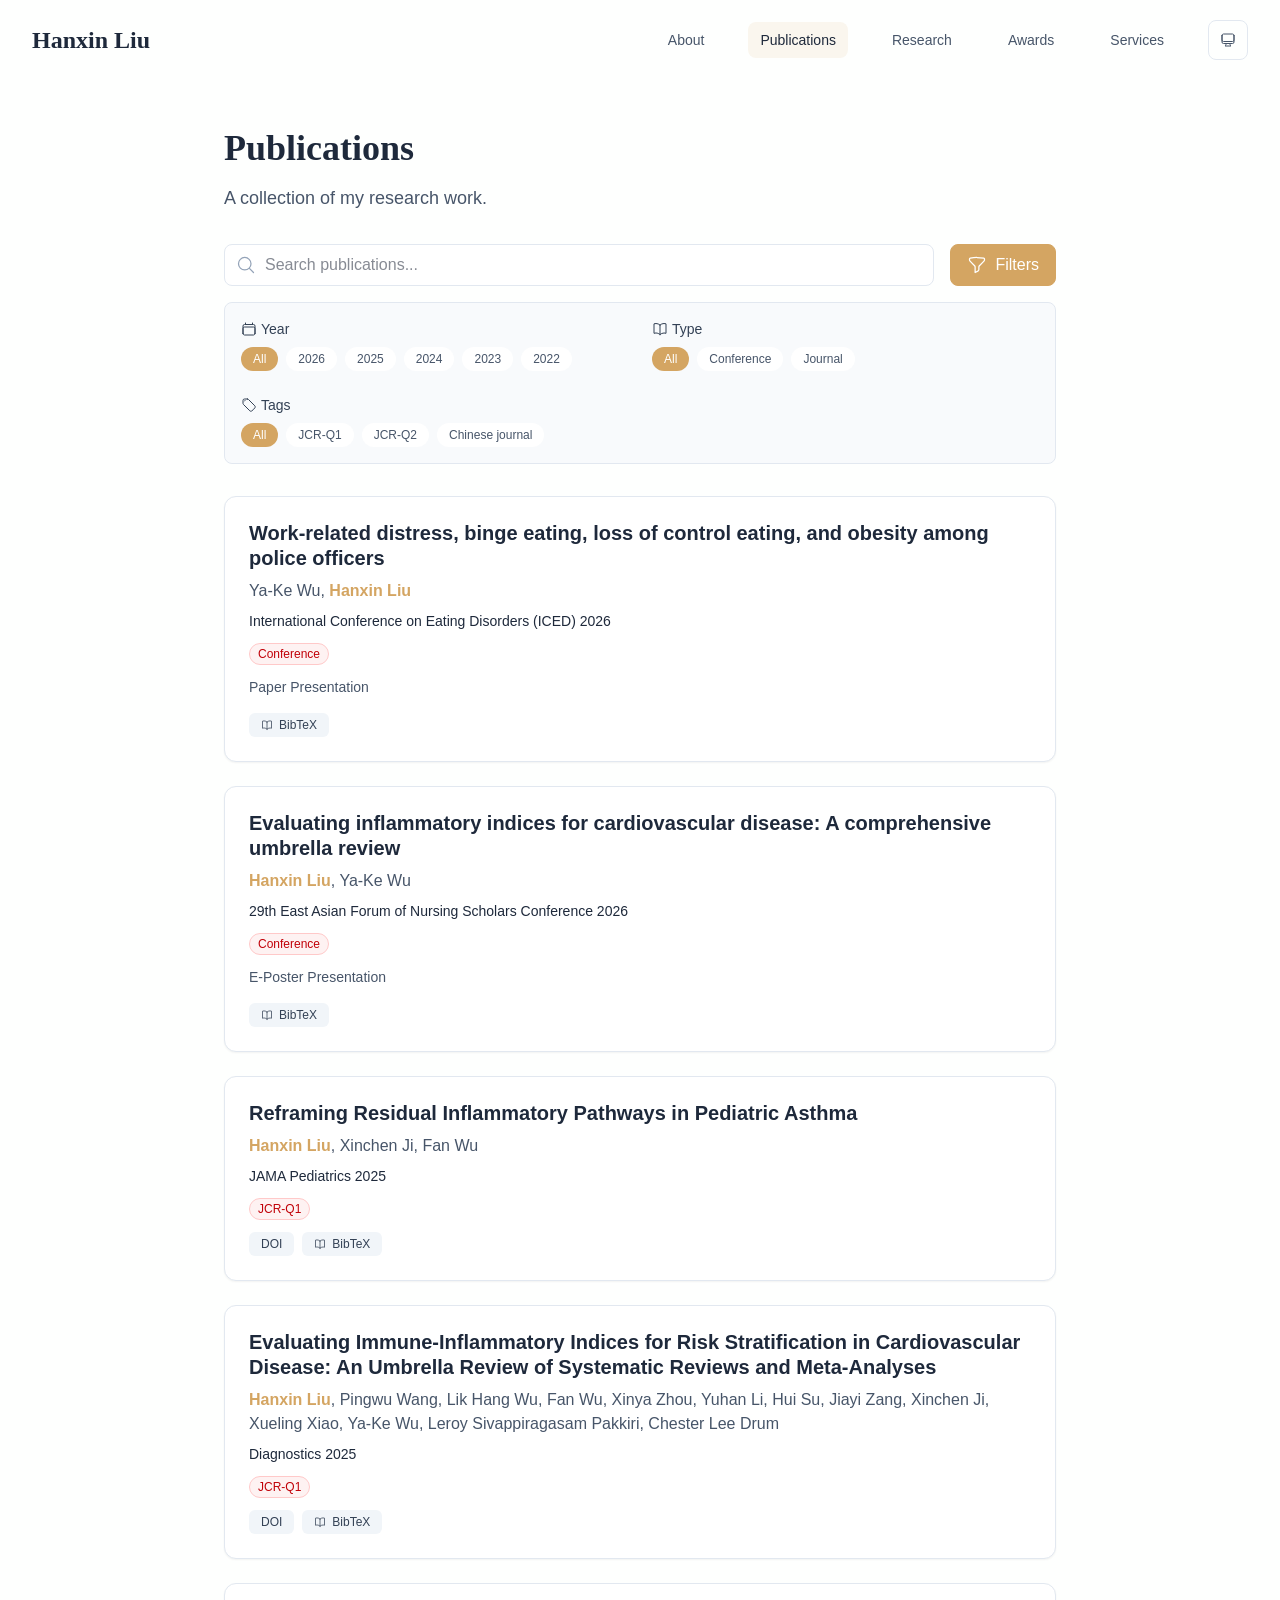
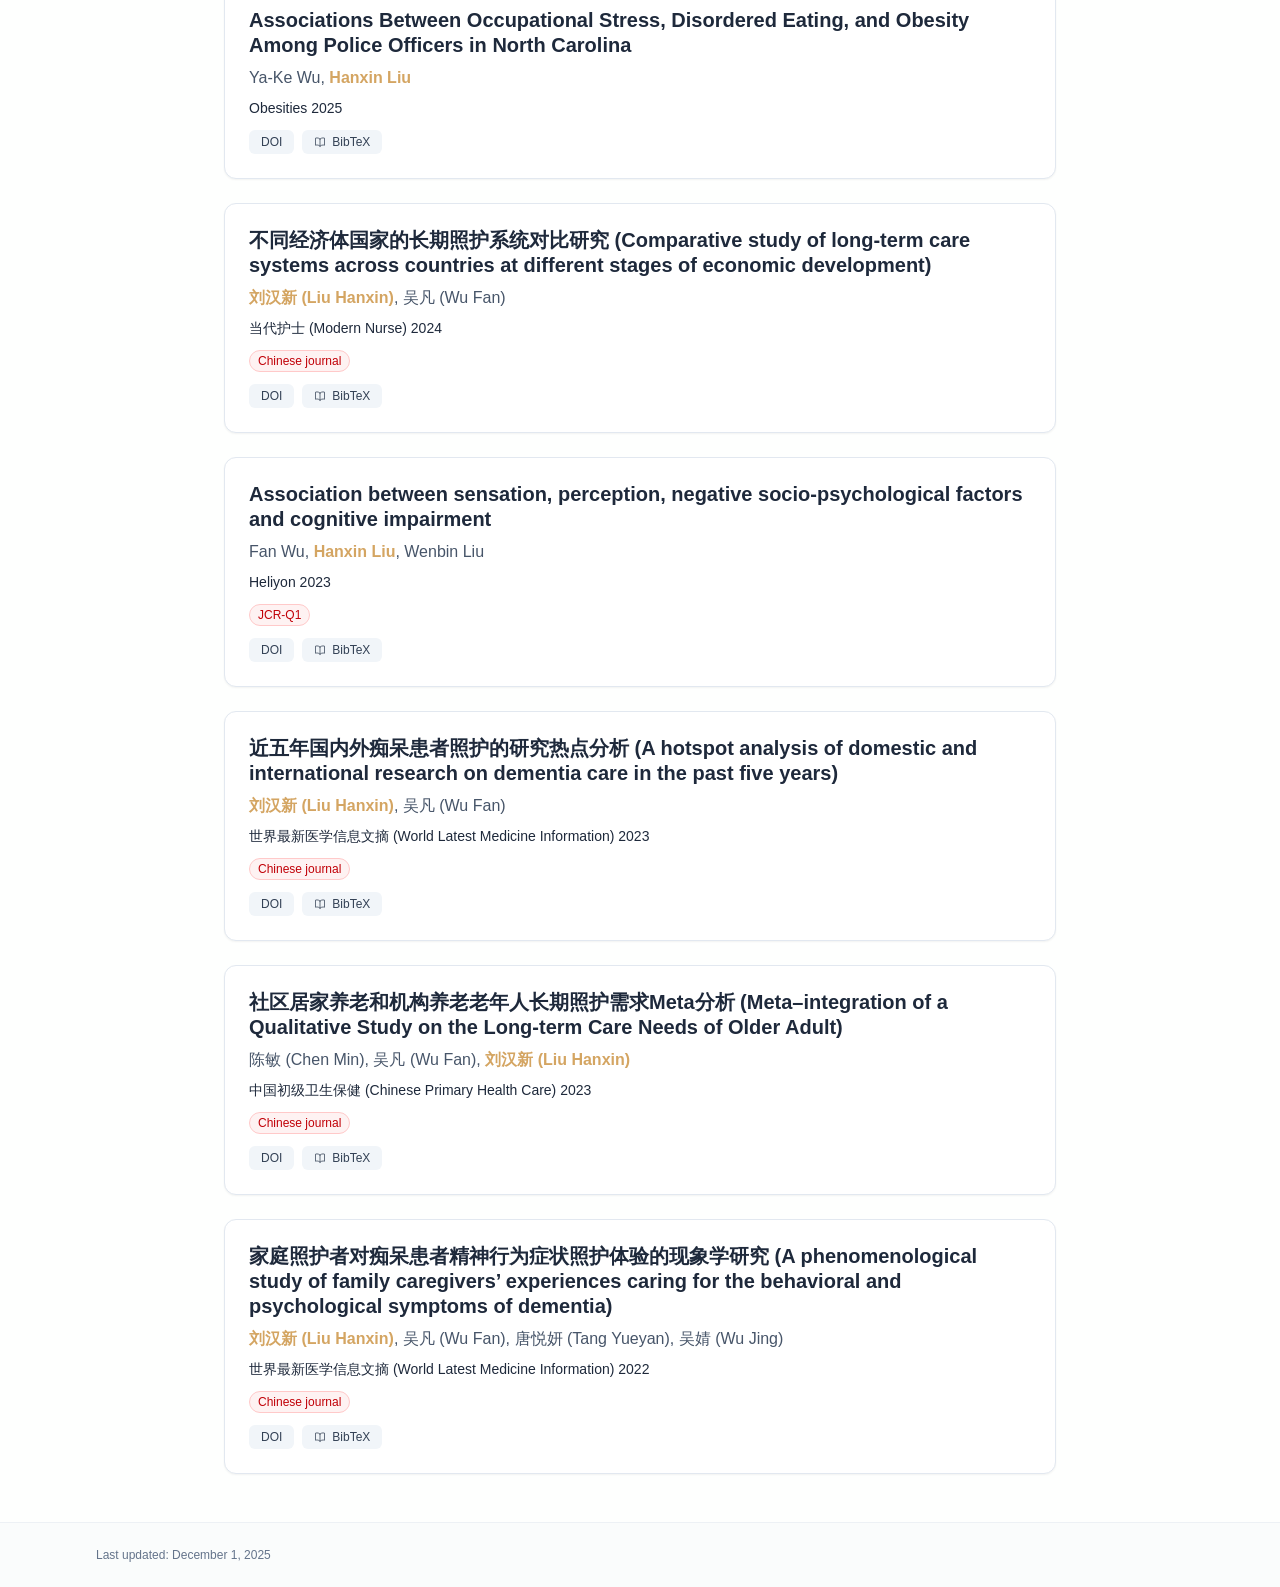
<file: publications/index.html>
<!DOCTYPE html><html lang="en" class="scroll-smooth"><head><meta charSet="utf-8"/><meta name="viewport" content="width=device-width, initial-scale=1"/><link rel="stylesheet" href="/_next/static/css/5370e6e91b9822fc.css" data-precedence="next"/><link rel="preload" as="script" fetchPriority="low" href="/_next/static/chunks/webpack-dcf9f18cf6e4eb9d.js"/><script src="/_next/static/chunks/4bd1b696-70b6d399998de86a.js" async=""></script><script src="/_next/static/chunks/684-50096e198fb40285.js" async=""></script><script src="/_next/static/chunks/main-app-236dd68e7b3fca67.js" async=""></script><script src="/_next/static/chunks/161-2061caadb2018b27.js" async=""></script><script src="/_next/static/chunks/874-196dbf0660d69360.js" async=""></script><script src="/_next/static/chunks/538-db6f5e0ae9ac4156.js" async=""></script><script src="/_next/static/chunks/app/layout-5b5dcf78693ae5fb.js" async=""></script><script src="/_next/static/chunks/60-0a8f10a34031fb6a.js" async=""></script><script src="/_next/static/chunks/748-a362c6ab99380f5b.js" async=""></script><script src="/_next/static/chunks/app/%5Bslug%5D/page-f22191c0e7dca9ba.js" async=""></script><link rel="icon" href="/favicon.svg" type="image/svg+xml"/><link rel="dns-prefetch" href="https://google-fonts.jialeliu.com"/><link rel="preconnect" href="https://google-fonts.jialeliu.com" crossorigin=""/><link rel="preload" as="style" href="https://google-fonts.jialeliu.com/css2?family=Inter:wght@300;400;500;600;700&amp;family=Crimson+Text:ital,wght@0,400;0,600;1,400&amp;display=swap"/><link rel="stylesheet" id="gfonts-css" href="https://google-fonts.jialeliu.com/css2?family=Inter:wght@300;400;500;600;700&amp;family=Crimson+Text:ital,wght@0,400;0,600;1,400&amp;display=swap" media="print"/><script>
              (function(){
                var l = document.getElementById('gfonts-css');
                if (!l) return;
                if (l.media !== 'all') {
                  l.addEventListener('load', function(){ try { l.media = 'all'; } catch(e){} });
                }
              })();
            </script><noscript><link rel="stylesheet" href="https://google-fonts.jialeliu.com/css2?family=Inter:wght@300;400;500;600;700&amp;family=Crimson+Text:ital,wght@0,400;0,600;1,400&amp;display=swap"/></noscript><script>
              try {
                const theme = localStorage.getItem('theme-storage');
                const parsed = theme ? JSON.parse(theme) : null;
                const setting = parsed?.state?.theme || 'system';
                const prefersDark = typeof window !== 'undefined' && window.matchMedia && window.matchMedia('(prefers-color-scheme: dark)').matches;
                const effective = setting === 'dark' ? 'dark' : (setting === 'light' ? 'light' : (prefersDark ? 'dark' : 'light'));
                var root = document.documentElement;
                root.classList.add(effective);
                root.setAttribute('data-theme', effective);
              } catch (e) {
                var root = document.documentElement;
                root.classList.add('light');
                root.setAttribute('data-theme', 'light');
              }
            </script><title>Publications | Hanxin Liu</title><meta name="description" content="A collection of my research work."/><meta name="author" content="Hanxin Liu"/><meta name="keywords" content="Hanxin Liu,PhD,Research,NUS Yong Loo Lin School of Medicine"/><meta name="creator" content="Hanxin Liu"/><meta name="publisher" content="Hanxin Liu"/><meta property="og:title" content="Hanxin Liu"/><meta property="og:description" content="PhD student at NUS Yong Loo Lin School of Medicine."/><meta property="og:site_name" content="Hanxin Liu&#x27;s Academic Website"/><meta property="og:locale" content="en_US"/><meta property="og:type" content="website"/><meta name="twitter:card" content="summary"/><meta name="twitter:title" content="Hanxin Liu"/><meta name="twitter:description" content="PhD student at NUS Yong Loo Lin School of Medicine."/><link rel="icon" href="/favicon.svg"/><script>document.querySelectorAll('body link[rel="icon"], body link[rel="apple-touch-icon"]').forEach(el => document.head.appendChild(el))</script><script src="/_next/static/chunks/polyfills-42372ed130431b0a.js" noModule=""></script></head><body class="font-sans antialiased"><div style="visibility:hidden"><nav class="fixed top-0 left-0 right-0 z-50" data-headlessui-state=""><div class="transition-all duration-300 ease-out bg-transparent" style="transform:translateY(-100px)"><div class="max-w-7xl mx-auto px-4 sm:px-6 lg:px-8"><div class="flex justify-between items-center h-16 lg:h-20"><div class="flex-shrink-0" tabindex="0"><a class="text-xl lg:text-2xl font-serif font-semibold text-primary hover:text-accent transition-colors duration-200" href="/">Hanxin Liu</a></div><div class="hidden lg:block"><div class="ml-10 flex items-center space-x-8"><div class="flex items-baseline space-x-8"><a class="relative px-3 py-2 text-sm font-medium transition-all duration-200 rounded hover:bg-accent/10 hover:shadow-sm text-neutral-600 hover:text-primary" href="/"><span class="relative z-10">About</span></a><a class="relative px-3 py-2 text-sm font-medium transition-all duration-200 rounded hover:bg-accent/10 hover:shadow-sm text-primary" href="/publications/"><span class="relative z-10">Publications</span><div class="absolute inset-0 bg-accent/10 rounded-lg"></div></a><a class="relative px-3 py-2 text-sm font-medium transition-all duration-200 rounded hover:bg-accent/10 hover:shadow-sm text-neutral-600 hover:text-primary" href="/research/"><span class="relative z-10">Research</span></a><a class="relative px-3 py-2 text-sm font-medium transition-all duration-200 rounded hover:bg-accent/10 hover:shadow-sm text-neutral-600 hover:text-primary" href="/awards/"><span class="relative z-10">Awards</span></a><a class="relative px-3 py-2 text-sm font-medium transition-all duration-200 rounded hover:bg-accent/10 hover:shadow-sm text-neutral-600 hover:text-primary" href="/services/"><span class="relative z-10">Services</span></a></div><div class="flex items-center justify-center w-10 h-10 rounded-lg border border-neutral-200 dark:border-[rgba(148,163,184,0.24)] bg-background dark:bg-neutral-800"><div class="w-4 h-4 rounded-full bg-neutral-300 animate-pulse"></div></div></div></div><div class="lg:hidden flex items-center space-x-2"><div class="flex items-center justify-center w-10 h-10 rounded-lg border border-neutral-200 dark:border-[rgba(148,163,184,0.24)] bg-background dark:bg-neutral-800"><div class="w-4 h-4 rounded-full bg-neutral-300 animate-pulse"></div></div><button class="inline-flex items-center justify-center p-2 rounded-md text-neutral-600 hover:text-primary hover:bg-neutral-100 dark:hover:bg-neutral-800 focus:outline-none focus:ring-2 focus:ring-inset focus:ring-accent transition-colors duration-200" id="headlessui-disclosure-button-«R5pdb»" type="button" aria-expanded="false" data-headlessui-state=""><span class="sr-only">Open main menu</span><div><svg xmlns="http://www.w3.org/2000/svg" fill="none" viewBox="0 0 24 24" stroke-width="1.5" stroke="currentColor" aria-hidden="true" data-slot="icon" class="block h-6 w-6"><path stroke-linecap="round" stroke-linejoin="round" d="M3.75 6.75h16.5M3.75 12h16.5m-16.5 5.25h16.5"></path></svg></div></button></div></div></div></div></nav><main class="min-h-screen pt-16 lg:pt-20"><div class="max-w-4xl mx-auto px-4 sm:px-6 lg:px-8 py-12"><div style="opacity:0;transform:translateY(20px)"><div class="mb-8"><h1 class="text-4xl font-serif font-bold text-primary mb-4">Publications</h1><p class="text-lg text-neutral-600 dark:text-neutral-500 max-w-2xl">A collection of my research work.</p></div><div class="mb-8 space-y-4"><div class="flex flex-col sm:flex-row gap-4"><div class="relative flex-grow"><svg xmlns="http://www.w3.org/2000/svg" fill="none" viewBox="0 0 24 24" stroke-width="1.5" stroke="currentColor" aria-hidden="true" data-slot="icon" class="absolute left-3 top-1/2 transform -translate-y-1/2 h-5 w-5 text-neutral-400"><path stroke-linecap="round" stroke-linejoin="round" d="m21 21-5.197-5.197m0 0A7.5 7.5 0 1 0 5.196 5.196a7.5 7.5 0 0 0 10.607 10.607Z"></path></svg><input type="text" placeholder="Search publications..." class="w-full pl-10 pr-4 py-2 rounded-lg border border-neutral-200 dark:border-neutral-800 bg-white dark:bg-neutral-900 focus:ring-2 focus:ring-accent focus:border-transparent transition-all duration-200" value=""/></div><button class="flex items-center justify-center px-4 py-2 rounded-lg border transition-all duration-200 bg-accent text-white border-accent"><svg xmlns="http://www.w3.org/2000/svg" fill="none" viewBox="0 0 24 24" stroke-width="1.5" stroke="currentColor" aria-hidden="true" data-slot="icon" class="h-5 w-5 mr-2"><path stroke-linecap="round" stroke-linejoin="round" d="M12 3c2.755 0 5.455.232 8.083.678.533.09.917.556.917 1.096v1.044a2.25 2.25 0 0 1-.659 1.591l-5.432 5.432a2.25 2.25 0 0 0-.659 1.591v2.927a2.25 2.25 0 0 1-1.244 2.013L9.75 21v-6.568a2.25 2.25 0 0 0-.659-1.591L3.659 7.409A2.25 2.25 0 0 1 3 5.818V4.774c0-.54.384-1.006.917-1.096A48.32 48.32 0 0 1 12 3Z"></path></svg>Filters</button></div><div class="overflow-hidden" style="opacity:0;height:0px"><div class="p-4 bg-neutral-50 dark:bg-neutral-800/50 rounded-lg border border-neutral-200 dark:border-neutral-800 grid grid-cols-1 md:grid-cols-2 gap-6 items-start"><div class="space-y-2"><label class="text-sm font-medium text-neutral-700 dark:text-neutral-300 flex items-center"><svg xmlns="http://www.w3.org/2000/svg" fill="none" viewBox="0 0 24 24" stroke-width="1.5" stroke="currentColor" aria-hidden="true" data-slot="icon" class="h-4 w-4 mr-1"><path stroke-linecap="round" stroke-linejoin="round" d="M6.75 3v2.25M17.25 3v2.25M3 18.75V7.5a2.25 2.25 0 0 1 2.25-2.25h13.5A2.25 2.25 0 0 1 21 7.5v11.25m-18 0A2.25 2.25 0 0 0 5.25 21h13.5A2.25 2.25 0 0 0 21 18.75m-18 0v-7.5A2.25 2.25 0 0 1 5.25 9h13.5A2.25 2.25 0 0 1 21 11.25v7.5"></path></svg> Year</label><div class="flex flex-wrap gap-2"><button class="px-3 py-1 text-xs rounded-full transition-colors bg-accent text-white">All</button><button class="px-3 py-1 text-xs rounded-full transition-colors bg-white dark:bg-neutral-800 text-neutral-600 hover:bg-neutral-100 dark:hover:bg-neutral-700">2026</button><button class="px-3 py-1 text-xs rounded-full transition-colors bg-white dark:bg-neutral-800 text-neutral-600 hover:bg-neutral-100 dark:hover:bg-neutral-700">2025</button><button class="px-3 py-1 text-xs rounded-full transition-colors bg-white dark:bg-neutral-800 text-neutral-600 hover:bg-neutral-100 dark:hover:bg-neutral-700">2024</button><button class="px-3 py-1 text-xs rounded-full transition-colors bg-white dark:bg-neutral-800 text-neutral-600 hover:bg-neutral-100 dark:hover:bg-neutral-700">2023</button><button class="px-3 py-1 text-xs rounded-full transition-colors bg-white dark:bg-neutral-800 text-neutral-600 hover:bg-neutral-100 dark:hover:bg-neutral-700">2022</button></div></div><div class="space-y-2"><label class="text-sm font-medium text-neutral-700 dark:text-neutral-300 flex items-center"><svg xmlns="http://www.w3.org/2000/svg" fill="none" viewBox="0 0 24 24" stroke-width="1.5" stroke="currentColor" aria-hidden="true" data-slot="icon" class="h-4 w-4 mr-1"><path stroke-linecap="round" stroke-linejoin="round" d="M12 6.042A8.967 8.967 0 0 0 6 3.75c-1.052 0-2.062.18-3 .512v14.25A8.987 8.987 0 0 1 6 18c2.305 0 4.408.867 6 2.292m0-14.25a8.966 8.966 0 0 1 6-2.292c1.052 0 2.062.18 3 .512v14.25A8.987 8.987 0 0 0 18 18a8.967 8.967 0 0 0-6 2.292m0-14.25v14.25"></path></svg> Type</label><div class="flex flex-wrap gap-2"><button class="px-3 py-1 text-xs rounded-full transition-colors bg-accent text-white">All</button><button class="px-3 py-1 text-xs rounded-full capitalize transition-colors bg-white dark:bg-neutral-800 text-neutral-600 hover:bg-neutral-100 dark:hover:bg-neutral-700">conference</button><button class="px-3 py-1 text-xs rounded-full capitalize transition-colors bg-white dark:bg-neutral-800 text-neutral-600 hover:bg-neutral-100 dark:hover:bg-neutral-700">journal</button></div></div><div class="space-y-2 md:col-span-2"><label class="text-sm font-medium text-neutral-700 dark:text-neutral-300 flex items-center"><svg xmlns="http://www.w3.org/2000/svg" fill="none" viewBox="0 0 24 24" stroke-width="1.5" stroke="currentColor" aria-hidden="true" data-slot="icon" class="h-4 w-4 mr-1"><path stroke-linecap="round" stroke-linejoin="round" d="M9.568 3H5.25A2.25 2.25 0 0 0 3 5.25v4.318c0 .597.237 1.17.659 1.591l9.581 9.581c.699.699 1.78.872 2.607.33a18.095 18.095 0 0 0 5.223-5.223c.542-.827.369-1.908-.33-2.607L11.16 3.66A2.25 2.25 0 0 0 9.568 3Z"></path><path stroke-linecap="round" stroke-linejoin="round" d="M6 6h.008v.008H6V6Z"></path></svg> Tags</label><div class="flex flex-wrap gap-2"><button class="px-3 py-1 text-xs rounded-full transition-colors bg-accent text-white">All</button><button class="px-3 py-1 text-xs rounded-full transition-colors bg-white dark:bg-neutral-800 text-neutral-600 hover:bg-neutral-100 dark:hover:bg-neutral-700">JCR-Q1</button><button class="px-3 py-1 text-xs rounded-full transition-colors bg-white dark:bg-neutral-800 text-neutral-600 hover:bg-neutral-100 dark:hover:bg-neutral-700">JCR-Q2</button><button class="px-3 py-1 text-xs rounded-full transition-colors bg-white dark:bg-neutral-800 text-neutral-600 hover:bg-neutral-100 dark:hover:bg-neutral-700">Chinese journal</button></div></div></div></div></div><div class="space-y-6"><div class="bg-white dark:bg-neutral-900 p-6 rounded-xl shadow-sm border border-neutral-200 dark:border-neutral-800 hover:shadow-md transition-all duration-200" style="opacity:0;transform:translateY(20px)"><div class="flex flex-col md:flex-row gap-6"><div class="flex-grow"><h3 class="text-xl font-semibold text-primary mb-2 leading-tight">Work-related distress, binge eating, loss of control eating, and obesity among police officers</h3><p class="text-base text-neutral-600 dark:text-neutral-400 mb-2"><span><span class=" ">Ya-Ke Wu</span>, </span><span><span class="font-semibold text-accent ">Hanxin Liu</span></span></p><p class="text-sm font-medium text-neutral-800 dark:text-neutral-600 mb-3">International Conference on Eating Disorders (ICED)<!-- --> <!-- -->2026</p><div class="mb-3 flex flex-wrap gap-2"><span class="inline-flex items-center rounded-full border border-red-200 bg-red-50 px-2 py-0.5 text-xs font-medium text-red-700">Conference</span></div><p class="text-sm text-neutral-600 dark:text-neutral-500 mb-4 line-clamp-3">Paper Presentation</p><div class="flex flex-wrap gap-2 mt-auto"><button class="inline-flex items-center px-3 py-1 rounded-md text-xs font-medium transition-colors bg-neutral-100 dark:bg-neutral-800 text-neutral-700 dark:text-neutral-300 hover:bg-accent hover:text-white"><svg xmlns="http://www.w3.org/2000/svg" fill="none" viewBox="0 0 24 24" stroke-width="1.5" stroke="currentColor" aria-hidden="true" data-slot="icon" class="h-3 w-3 mr-1.5"><path stroke-linecap="round" stroke-linejoin="round" d="M12 6.042A8.967 8.967 0 0 0 6 3.75c-1.052 0-2.062.18-3 .512v14.25A8.987 8.987 0 0 1 6 18c2.305 0 4.408.867 6 2.292m0-14.25a8.966 8.966 0 0 1 6-2.292c1.052 0 2.062.18 3 .512v14.25A8.987 8.987 0 0 0 18 18a8.967 8.967 0 0 0-6 2.292m0-14.25v14.25"></path></svg>BibTeX</button></div></div></div></div><div class="bg-white dark:bg-neutral-900 p-6 rounded-xl shadow-sm border border-neutral-200 dark:border-neutral-800 hover:shadow-md transition-all duration-200" style="opacity:0;transform:translateY(20px)"><div class="flex flex-col md:flex-row gap-6"><div class="flex-grow"><h3 class="text-xl font-semibold text-primary mb-2 leading-tight">Evaluating inflammatory indices for cardiovascular disease: A comprehensive umbrella review</h3><p class="text-base text-neutral-600 dark:text-neutral-400 mb-2"><span><span class="font-semibold text-accent ">Hanxin Liu</span>, </span><span><span class=" ">Ya-Ke Wu</span></span></p><p class="text-sm font-medium text-neutral-800 dark:text-neutral-600 mb-3">29th East Asian Forum of Nursing Scholars Conference<!-- --> <!-- -->2026</p><div class="mb-3 flex flex-wrap gap-2"><span class="inline-flex items-center rounded-full border border-red-200 bg-red-50 px-2 py-0.5 text-xs font-medium text-red-700">Conference</span></div><p class="text-sm text-neutral-600 dark:text-neutral-500 mb-4 line-clamp-3">E-Poster Presentation</p><div class="flex flex-wrap gap-2 mt-auto"><button class="inline-flex items-center px-3 py-1 rounded-md text-xs font-medium transition-colors bg-neutral-100 dark:bg-neutral-800 text-neutral-700 dark:text-neutral-300 hover:bg-accent hover:text-white"><svg xmlns="http://www.w3.org/2000/svg" fill="none" viewBox="0 0 24 24" stroke-width="1.5" stroke="currentColor" aria-hidden="true" data-slot="icon" class="h-3 w-3 mr-1.5"><path stroke-linecap="round" stroke-linejoin="round" d="M12 6.042A8.967 8.967 0 0 0 6 3.75c-1.052 0-2.062.18-3 .512v14.25A8.987 8.987 0 0 1 6 18c2.305 0 4.408.867 6 2.292m0-14.25a8.966 8.966 0 0 1 6-2.292c1.052 0 2.062.18 3 .512v14.25A8.987 8.987 0 0 0 18 18a8.967 8.967 0 0 0-6 2.292m0-14.25v14.25"></path></svg>BibTeX</button></div></div></div></div><div class="bg-white dark:bg-neutral-900 p-6 rounded-xl shadow-sm border border-neutral-200 dark:border-neutral-800 hover:shadow-md transition-all duration-200" style="opacity:0;transform:translateY(20px)"><div class="flex flex-col md:flex-row gap-6"><div class="flex-grow"><h3 class="text-xl font-semibold text-primary mb-2 leading-tight">Reframing Residual Inflammatory Pathways in Pediatric Asthma</h3><p class="text-base text-neutral-600 dark:text-neutral-400 mb-2"><span><span class="font-semibold text-accent ">Hanxin Liu</span>, </span><span><span class=" ">Xinchen Ji</span>, </span><span><span class=" ">Fan Wu</span></span></p><p class="text-sm font-medium text-neutral-800 dark:text-neutral-600 mb-3">JAMA Pediatrics<!-- --> <!-- -->2025</p><div class="mb-3 flex flex-wrap gap-2"><span class="inline-flex items-center rounded-full border border-red-200 bg-red-50 px-2 py-0.5 text-xs font-medium text-red-700">JCR-Q1</span></div><div class="flex flex-wrap gap-2 mt-auto"><a href="https://doi.org/10.1001/jamapediatrics.2025.4276" target="_blank" rel="noopener noreferrer" class="inline-flex items-center px-3 py-1 rounded-md text-xs font-medium bg-neutral-100 dark:bg-neutral-800 text-neutral-700 dark:text-neutral-300 hover:bg-accent hover:text-white transition-colors">DOI</a><button class="inline-flex items-center px-3 py-1 rounded-md text-xs font-medium transition-colors bg-neutral-100 dark:bg-neutral-800 text-neutral-700 dark:text-neutral-300 hover:bg-accent hover:text-white"><svg xmlns="http://www.w3.org/2000/svg" fill="none" viewBox="0 0 24 24" stroke-width="1.5" stroke="currentColor" aria-hidden="true" data-slot="icon" class="h-3 w-3 mr-1.5"><path stroke-linecap="round" stroke-linejoin="round" d="M12 6.042A8.967 8.967 0 0 0 6 3.75c-1.052 0-2.062.18-3 .512v14.25A8.987 8.987 0 0 1 6 18c2.305 0 4.408.867 6 2.292m0-14.25a8.966 8.966 0 0 1 6-2.292c1.052 0 2.062.18 3 .512v14.25A8.987 8.987 0 0 0 18 18a8.967 8.967 0 0 0-6 2.292m0-14.25v14.25"></path></svg>BibTeX</button></div></div></div></div><div class="bg-white dark:bg-neutral-900 p-6 rounded-xl shadow-sm border border-neutral-200 dark:border-neutral-800 hover:shadow-md transition-all duration-200" style="opacity:0;transform:translateY(20px)"><div class="flex flex-col md:flex-row gap-6"><div class="flex-grow"><h3 class="text-xl font-semibold text-primary mb-2 leading-tight">Evaluating Immune-Inflammatory Indices for Risk Stratification in Cardiovascular Disease: An Umbrella Review of Systematic Reviews and Meta-Analyses</h3><p class="text-base text-neutral-600 dark:text-neutral-400 mb-2"><span><span class="font-semibold text-accent ">Hanxin Liu</span>, </span><span><span class=" ">Pingwu Wang</span>, </span><span><span class=" ">Lik Hang Wu</span>, </span><span><span class=" ">Fan Wu</span>, </span><span><span class=" ">Xinya Zhou</span>, </span><span><span class=" ">Yuhan Li</span>, </span><span><span class=" ">Hui Su</span>, </span><span><span class=" ">Jiayi Zang</span>, </span><span><span class=" ">Xinchen Ji</span>, </span><span><span class=" ">Xueling Xiao</span>, </span><span><span class=" ">Ya-Ke Wu</span>, </span><span><span class=" ">Leroy Sivappiragasam Pakkiri</span>, </span><span><span class=" ">Chester Lee Drum</span></span></p><p class="text-sm font-medium text-neutral-800 dark:text-neutral-600 mb-3">Diagnostics<!-- --> <!-- -->2025</p><div class="mb-3 flex flex-wrap gap-2"><span class="inline-flex items-center rounded-full border border-red-200 bg-red-50 px-2 py-0.5 text-xs font-medium text-red-700">JCR-Q1</span></div><div class="flex flex-wrap gap-2 mt-auto"><a href="https://doi.org/10.3390/diagnostics15222862" target="_blank" rel="noopener noreferrer" class="inline-flex items-center px-3 py-1 rounded-md text-xs font-medium bg-neutral-100 dark:bg-neutral-800 text-neutral-700 dark:text-neutral-300 hover:bg-accent hover:text-white transition-colors">DOI</a><button class="inline-flex items-center px-3 py-1 rounded-md text-xs font-medium transition-colors bg-neutral-100 dark:bg-neutral-800 text-neutral-700 dark:text-neutral-300 hover:bg-accent hover:text-white"><svg xmlns="http://www.w3.org/2000/svg" fill="none" viewBox="0 0 24 24" stroke-width="1.5" stroke="currentColor" aria-hidden="true" data-slot="icon" class="h-3 w-3 mr-1.5"><path stroke-linecap="round" stroke-linejoin="round" d="M12 6.042A8.967 8.967 0 0 0 6 3.75c-1.052 0-2.062.18-3 .512v14.25A8.987 8.987 0 0 1 6 18c2.305 0 4.408.867 6 2.292m0-14.25a8.966 8.966 0 0 1 6-2.292c1.052 0 2.062.18 3 .512v14.25A8.987 8.987 0 0 0 18 18a8.967 8.967 0 0 0-6 2.292m0-14.25v14.25"></path></svg>BibTeX</button></div></div></div></div><div class="bg-white dark:bg-neutral-900 p-6 rounded-xl shadow-sm border border-neutral-200 dark:border-neutral-800 hover:shadow-md transition-all duration-200" style="opacity:0;transform:translateY(20px)"><div class="flex flex-col md:flex-row gap-6"><div class="flex-grow"><h3 class="text-xl font-semibold text-primary mb-2 leading-tight">Associations Between Occupational Stress, Disordered Eating, and Obesity Among Police Officers in North Carolina</h3><p class="text-base text-neutral-600 dark:text-neutral-400 mb-2"><span><span class=" ">Ya-Ke Wu</span>, </span><span><span class="font-semibold text-accent ">Hanxin Liu</span></span></p><p class="text-sm font-medium text-neutral-800 dark:text-neutral-600 mb-3">Obesities<!-- --> <!-- -->2025</p><div class="flex flex-wrap gap-2 mt-auto"><a href="https://doi.org/10.3390/obesities5030065" target="_blank" rel="noopener noreferrer" class="inline-flex items-center px-3 py-1 rounded-md text-xs font-medium bg-neutral-100 dark:bg-neutral-800 text-neutral-700 dark:text-neutral-300 hover:bg-accent hover:text-white transition-colors">DOI</a><button class="inline-flex items-center px-3 py-1 rounded-md text-xs font-medium transition-colors bg-neutral-100 dark:bg-neutral-800 text-neutral-700 dark:text-neutral-300 hover:bg-accent hover:text-white"><svg xmlns="http://www.w3.org/2000/svg" fill="none" viewBox="0 0 24 24" stroke-width="1.5" stroke="currentColor" aria-hidden="true" data-slot="icon" class="h-3 w-3 mr-1.5"><path stroke-linecap="round" stroke-linejoin="round" d="M12 6.042A8.967 8.967 0 0 0 6 3.75c-1.052 0-2.062.18-3 .512v14.25A8.987 8.987 0 0 1 6 18c2.305 0 4.408.867 6 2.292m0-14.25a8.966 8.966 0 0 1 6-2.292c1.052 0 2.062.18 3 .512v14.25A8.987 8.987 0 0 0 18 18a8.967 8.967 0 0 0-6 2.292m0-14.25v14.25"></path></svg>BibTeX</button></div></div></div></div><div class="bg-white dark:bg-neutral-900 p-6 rounded-xl shadow-sm border border-neutral-200 dark:border-neutral-800 hover:shadow-md transition-all duration-200" style="opacity:0;transform:translateY(20px)"><div class="flex flex-col md:flex-row gap-6"><div class="flex-grow"><h3 class="text-xl font-semibold text-primary mb-2 leading-tight">不同经济体国家的长期照护系统对比研究 (Comparative study of long-term care systems across countries at different stages of economic development)</h3><p class="text-base text-neutral-600 dark:text-neutral-400 mb-2"><span><span class="font-semibold text-accent ">刘汉新 (Liu Hanxin)</span>, </span><span><span class=" ">吴凡 (Wu Fan)</span></span></p><p class="text-sm font-medium text-neutral-800 dark:text-neutral-600 mb-3">当代护士 (Modern Nurse)<!-- --> <!-- -->2024</p><div class="mb-3 flex flex-wrap gap-2"><span class="inline-flex items-center rounded-full border border-red-200 bg-red-50 px-2 py-0.5 text-xs font-medium text-red-700">Chinese journal</span></div><div class="flex flex-wrap gap-2 mt-auto"><a href="https://d.wanfangdata.com.cn/periodical/ddhs202425004" target="_blank" rel="noopener noreferrer" class="inline-flex items-center px-3 py-1 rounded-md text-xs font-medium bg-neutral-100 dark:bg-neutral-800 text-neutral-700 dark:text-neutral-300 hover:bg-accent hover:text-white transition-colors">DOI</a><button class="inline-flex items-center px-3 py-1 rounded-md text-xs font-medium transition-colors bg-neutral-100 dark:bg-neutral-800 text-neutral-700 dark:text-neutral-300 hover:bg-accent hover:text-white"><svg xmlns="http://www.w3.org/2000/svg" fill="none" viewBox="0 0 24 24" stroke-width="1.5" stroke="currentColor" aria-hidden="true" data-slot="icon" class="h-3 w-3 mr-1.5"><path stroke-linecap="round" stroke-linejoin="round" d="M12 6.042A8.967 8.967 0 0 0 6 3.75c-1.052 0-2.062.18-3 .512v14.25A8.987 8.987 0 0 1 6 18c2.305 0 4.408.867 6 2.292m0-14.25a8.966 8.966 0 0 1 6-2.292c1.052 0 2.062.18 3 .512v14.25A8.987 8.987 0 0 0 18 18a8.967 8.967 0 0 0-6 2.292m0-14.25v14.25"></path></svg>BibTeX</button></div></div></div></div><div class="bg-white dark:bg-neutral-900 p-6 rounded-xl shadow-sm border border-neutral-200 dark:border-neutral-800 hover:shadow-md transition-all duration-200" style="opacity:0;transform:translateY(20px)"><div class="flex flex-col md:flex-row gap-6"><div class="flex-grow"><h3 class="text-xl font-semibold text-primary mb-2 leading-tight">Association between sensation, perception, negative socio-psychological factors and cognitive impairment</h3><p class="text-base text-neutral-600 dark:text-neutral-400 mb-2"><span><span class=" ">Fan Wu</span>, </span><span><span class="font-semibold text-accent ">Hanxin Liu</span>, </span><span><span class=" ">Wenbin Liu</span></span></p><p class="text-sm font-medium text-neutral-800 dark:text-neutral-600 mb-3">Heliyon<!-- --> <!-- -->2023</p><div class="mb-3 flex flex-wrap gap-2"><span class="inline-flex items-center rounded-full border border-red-200 bg-red-50 px-2 py-0.5 text-xs font-medium text-red-700">JCR-Q1</span></div><div class="flex flex-wrap gap-2 mt-auto"><a href="https://doi.org/10.1016/j.heliyon.2023.e22101" target="_blank" rel="noopener noreferrer" class="inline-flex items-center px-3 py-1 rounded-md text-xs font-medium bg-neutral-100 dark:bg-neutral-800 text-neutral-700 dark:text-neutral-300 hover:bg-accent hover:text-white transition-colors">DOI</a><button class="inline-flex items-center px-3 py-1 rounded-md text-xs font-medium transition-colors bg-neutral-100 dark:bg-neutral-800 text-neutral-700 dark:text-neutral-300 hover:bg-accent hover:text-white"><svg xmlns="http://www.w3.org/2000/svg" fill="none" viewBox="0 0 24 24" stroke-width="1.5" stroke="currentColor" aria-hidden="true" data-slot="icon" class="h-3 w-3 mr-1.5"><path stroke-linecap="round" stroke-linejoin="round" d="M12 6.042A8.967 8.967 0 0 0 6 3.75c-1.052 0-2.062.18-3 .512v14.25A8.987 8.987 0 0 1 6 18c2.305 0 4.408.867 6 2.292m0-14.25a8.966 8.966 0 0 1 6-2.292c1.052 0 2.062.18 3 .512v14.25A8.987 8.987 0 0 0 18 18a8.967 8.967 0 0 0-6 2.292m0-14.25v14.25"></path></svg>BibTeX</button></div></div></div></div><div class="bg-white dark:bg-neutral-900 p-6 rounded-xl shadow-sm border border-neutral-200 dark:border-neutral-800 hover:shadow-md transition-all duration-200" style="opacity:0;transform:translateY(20px)"><div class="flex flex-col md:flex-row gap-6"><div class="flex-grow"><h3 class="text-xl font-semibold text-primary mb-2 leading-tight">近五年国内外痴呆患者照护的研究热点分析 (A hotspot analysis of domestic and international research on dementia care in the past five years)</h3><p class="text-base text-neutral-600 dark:text-neutral-400 mb-2"><span><span class="font-semibold text-accent ">刘汉新 (Liu Hanxin)</span>, </span><span><span class=" ">吴凡 (Wu Fan)</span></span></p><p class="text-sm font-medium text-neutral-800 dark:text-neutral-600 mb-3">世界最新医学信息文摘 (World Latest Medicine Information)<!-- --> <!-- -->2023</p><div class="mb-3 flex flex-wrap gap-2"><span class="inline-flex items-center rounded-full border border-red-200 bg-red-50 px-2 py-0.5 text-xs font-medium text-red-700">Chinese journal</span></div><div class="flex flex-wrap gap-2 mt-auto"><a href="https://d.wanfangdata.com.cn/periodical/QKBJBD20232023042800007226" target="_blank" rel="noopener noreferrer" class="inline-flex items-center px-3 py-1 rounded-md text-xs font-medium bg-neutral-100 dark:bg-neutral-800 text-neutral-700 dark:text-neutral-300 hover:bg-accent hover:text-white transition-colors">DOI</a><button class="inline-flex items-center px-3 py-1 rounded-md text-xs font-medium transition-colors bg-neutral-100 dark:bg-neutral-800 text-neutral-700 dark:text-neutral-300 hover:bg-accent hover:text-white"><svg xmlns="http://www.w3.org/2000/svg" fill="none" viewBox="0 0 24 24" stroke-width="1.5" stroke="currentColor" aria-hidden="true" data-slot="icon" class="h-3 w-3 mr-1.5"><path stroke-linecap="round" stroke-linejoin="round" d="M12 6.042A8.967 8.967 0 0 0 6 3.75c-1.052 0-2.062.18-3 .512v14.25A8.987 8.987 0 0 1 6 18c2.305 0 4.408.867 6 2.292m0-14.25a8.966 8.966 0 0 1 6-2.292c1.052 0 2.062.18 3 .512v14.25A8.987 8.987 0 0 0 18 18a8.967 8.967 0 0 0-6 2.292m0-14.25v14.25"></path></svg>BibTeX</button></div></div></div></div><div class="bg-white dark:bg-neutral-900 p-6 rounded-xl shadow-sm border border-neutral-200 dark:border-neutral-800 hover:shadow-md transition-all duration-200" style="opacity:0;transform:translateY(20px)"><div class="flex flex-col md:flex-row gap-6"><div class="flex-grow"><h3 class="text-xl font-semibold text-primary mb-2 leading-tight">社区居家养老和机构养老老年人长期照护需求Meta分析 (Meta–integration of a Qualitative Study on the Long-term Care Needs of Older Adult)</h3><p class="text-base text-neutral-600 dark:text-neutral-400 mb-2"><span><span class=" ">陈敏 (Chen Min)</span>, </span><span><span class=" ">吴凡 (Wu Fan)</span>, </span><span><span class="font-semibold text-accent ">刘汉新 (Liu Hanxin)</span></span></p><p class="text-sm font-medium text-neutral-800 dark:text-neutral-600 mb-3">中国初级卫生保健 (Chinese Primary Health Care)<!-- --> <!-- -->2023</p><div class="mb-3 flex flex-wrap gap-2"><span class="inline-flex items-center rounded-full border border-red-200 bg-red-50 px-2 py-0.5 text-xs font-medium text-red-700">Chinese journal</span></div><div class="flex flex-wrap gap-2 mt-auto"><a href="https://d.wanfangdata.com.cn/periodical/zgcjwsbj202309002" target="_blank" rel="noopener noreferrer" class="inline-flex items-center px-3 py-1 rounded-md text-xs font-medium bg-neutral-100 dark:bg-neutral-800 text-neutral-700 dark:text-neutral-300 hover:bg-accent hover:text-white transition-colors">DOI</a><button class="inline-flex items-center px-3 py-1 rounded-md text-xs font-medium transition-colors bg-neutral-100 dark:bg-neutral-800 text-neutral-700 dark:text-neutral-300 hover:bg-accent hover:text-white"><svg xmlns="http://www.w3.org/2000/svg" fill="none" viewBox="0 0 24 24" stroke-width="1.5" stroke="currentColor" aria-hidden="true" data-slot="icon" class="h-3 w-3 mr-1.5"><path stroke-linecap="round" stroke-linejoin="round" d="M12 6.042A8.967 8.967 0 0 0 6 3.75c-1.052 0-2.062.18-3 .512v14.25A8.987 8.987 0 0 1 6 18c2.305 0 4.408.867 6 2.292m0-14.25a8.966 8.966 0 0 1 6-2.292c1.052 0 2.062.18 3 .512v14.25A8.987 8.987 0 0 0 18 18a8.967 8.967 0 0 0-6 2.292m0-14.25v14.25"></path></svg>BibTeX</button></div></div></div></div><div class="bg-white dark:bg-neutral-900 p-6 rounded-xl shadow-sm border border-neutral-200 dark:border-neutral-800 hover:shadow-md transition-all duration-200" style="opacity:0;transform:translateY(20px)"><div class="flex flex-col md:flex-row gap-6"><div class="flex-grow"><h3 class="text-xl font-semibold text-primary mb-2 leading-tight">家庭照护者对痴呆患者精神行为症状照护体验的现象学研究 (A phenomenological study of family caregivers’ experiences caring for the behavioral and psychological symptoms of dementia)</h3><p class="text-base text-neutral-600 dark:text-neutral-400 mb-2"><span><span class="font-semibold text-accent ">刘汉新 (Liu Hanxin)</span>, </span><span><span class=" ">吴凡 (Wu Fan)</span>, </span><span><span class=" ">唐悦妍 (Tang Yueyan)</span>, </span><span><span class=" ">吴婧 (Wu Jing)</span></span></p><p class="text-sm font-medium text-neutral-800 dark:text-neutral-600 mb-3">世界最新医学信息文摘 (World Latest Medicine Information)<!-- --> <!-- -->2022</p><div class="mb-3 flex flex-wrap gap-2"><span class="inline-flex items-center rounded-full border border-red-200 bg-red-50 px-2 py-0.5 text-xs font-medium text-red-700">Chinese journal</span></div><div class="flex flex-wrap gap-2 mt-auto"><a href="https://d.wanfangdata.com.cn/periodical/QKBJBD20222022081900012839" target="_blank" rel="noopener noreferrer" class="inline-flex items-center px-3 py-1 rounded-md text-xs font-medium bg-neutral-100 dark:bg-neutral-800 text-neutral-700 dark:text-neutral-300 hover:bg-accent hover:text-white transition-colors">DOI</a><button class="inline-flex items-center px-3 py-1 rounded-md text-xs font-medium transition-colors bg-neutral-100 dark:bg-neutral-800 text-neutral-700 dark:text-neutral-300 hover:bg-accent hover:text-white"><svg xmlns="http://www.w3.org/2000/svg" fill="none" viewBox="0 0 24 24" stroke-width="1.5" stroke="currentColor" aria-hidden="true" data-slot="icon" class="h-3 w-3 mr-1.5"><path stroke-linecap="round" stroke-linejoin="round" d="M12 6.042A8.967 8.967 0 0 0 6 3.75c-1.052 0-2.062.18-3 .512v14.25A8.987 8.987 0 0 1 6 18c2.305 0 4.408.867 6 2.292m0-14.25a8.966 8.966 0 0 1 6-2.292c1.052 0 2.062.18 3 .512v14.25A8.987 8.987 0 0 0 18 18a8.967 8.967 0 0 0-6 2.292m0-14.25v14.25"></path></svg>BibTeX</button></div></div></div></div></div></div></div><!--$--><!--/$--><!--$--><!--/$--></main><footer class="border-t border-neutral-200/50 bg-neutral-50/50 dark:bg-neutral-900/50 dark:border-neutral-700/50"><div class="max-w-6xl mx-auto px-4 sm:px-6 lg:px-8 py-6"><div class="flex flex-col sm:flex-row justify-between items-center gap-2"><p class="text-xs text-neutral-500">Last updated: <!-- -->December 1, 2025</p></div></div></footer></div><script src="/_next/static/chunks/webpack-dcf9f18cf6e4eb9d.js" async=""></script><script>(self.__next_f=self.__next_f||[]).push([0])</script><script>self.__next_f.push([1,"1:\"$Sreact.fragment\"\n2:I[3719,[\"161\",\"static/chunks/161-2061caadb2018b27.js\",\"874\",\"static/chunks/874-196dbf0660d69360.js\",\"538\",\"static/chunks/538-db6f5e0ae9ac4156.js\",\"177\",\"static/chunks/app/layout-5b5dcf78693ae5fb.js\"],\"ThemeProvider\"]\n3:I[768,[\"161\",\"static/chunks/161-2061caadb2018b27.js\",\"874\",\"static/chunks/874-196dbf0660d69360.js\",\"538\",\"static/chunks/538-db6f5e0ae9ac4156.js\",\"177\",\"static/chunks/app/layout-5b5dcf78693ae5fb.js\"],\"default\"]\n4:I[7555,[],\"\"]\n5:I[1295,[],\"\"]\n6:I[2548,[\"161\",\"static/chunks/161-2061caadb2018b27.js\",\"874\",\"static/chunks/874-196dbf0660d69360.js\",\"538\",\"static/chunks/538-db6f5e0ae9ac4156.js\",\"177\",\"static/chunks/app/layout-5b5dcf78693ae5fb.js\"],\"default\"]\n8:I[9665,[],\"MetadataBoundary\"]\na:I[9665,[],\"OutletBoundary\"]\nd:I[4911,[],\"AsyncMetadataOutlet\"]\nf:I[9665,[],\"ViewportBoundary\"]\n11:I[6614,[],\"\"]\n:HL[\"/_next/static/css/5370e6e91b9822fc.css\",\"style\"]\n"])</script><script>self.__next_f.push([1,"0:{\"P\":null,\"b\":\"DOb4frtCBqiMXCj7LXbiQ\",\"p\":\"\",\"c\":[\"\",\"publications\",\"\"],\"i\":false,\"f\":[[[\"\",{\"children\":[[\"slug\",\"publications\",\"d\"],{\"children\":[\"__PAGE__\",{}]}]},\"$undefined\",\"$undefined\",true],[\"\",[\"$\",\"$1\",\"c\",{\"children\":[[[\"$\",\"link\",\"0\",{\"rel\":\"stylesheet\",\"href\":\"/_next/static/css/5370e6e91b9822fc.css\",\"precedence\":\"next\",\"crossOrigin\":\"$undefined\",\"nonce\":\"$undefined\"}]],[\"$\",\"html\",null,{\"lang\":\"en\",\"className\":\"scroll-smooth\",\"suppressHydrationWarning\":true,\"children\":[[\"$\",\"head\",null,{\"children\":[[\"$\",\"link\",null,{\"rel\":\"icon\",\"href\":\"/favicon.svg\",\"type\":\"image/svg+xml\"}],[\"$\",\"link\",null,{\"rel\":\"dns-prefetch\",\"href\":\"https://google-fonts.jialeliu.com\"}],[\"$\",\"link\",null,{\"rel\":\"preconnect\",\"href\":\"https://google-fonts.jialeliu.com\",\"crossOrigin\":\"\"}],[\"$\",\"link\",null,{\"rel\":\"preload\",\"as\":\"style\",\"href\":\"https://google-fonts.jialeliu.com/css2?family=Inter:wght@300;400;500;600;700\u0026family=Crimson+Text:ital,wght@0,400;0,600;1,400\u0026display=swap\"}],[\"$\",\"link\",null,{\"rel\":\"stylesheet\",\"id\":\"gfonts-css\",\"href\":\"https://google-fonts.jialeliu.com/css2?family=Inter:wght@300;400;500;600;700\u0026family=Crimson+Text:ital,wght@0,400;0,600;1,400\u0026display=swap\",\"media\":\"print\"}],[\"$\",\"script\",null,{\"dangerouslySetInnerHTML\":{\"__html\":\"\\n              (function(){\\n                var l = document.getElementById('gfonts-css');\\n                if (!l) return;\\n                if (l.media !== 'all') {\\n                  l.addEventListener('load', function(){ try { l.media = 'all'; } catch(e){} });\\n                }\\n              })();\\n            \"}}],[\"$\",\"noscript\",null,{\"children\":[\"$\",\"link\",null,{\"rel\":\"stylesheet\",\"href\":\"https://google-fonts.jialeliu.com/css2?family=Inter:wght@300;400;500;600;700\u0026family=Crimson+Text:ital,wght@0,400;0,600;1,400\u0026display=swap\"}]}],[\"$\",\"script\",null,{\"dangerouslySetInnerHTML\":{\"__html\":\"\\n              try {\\n                const theme = localStorage.getItem('theme-storage');\\n                const parsed = theme ? JSON.parse(theme) : null;\\n                const setting = parsed?.state?.theme || 'system';\\n                const prefersDark = typeof window !== 'undefined' \u0026\u0026 window.matchMedia \u0026\u0026 window.matchMedia('(prefers-color-scheme: dark)').matches;\\n                const effective = setting === 'dark' ? 'dark' : (setting === 'light' ? 'light' : (prefersDark ? 'dark' : 'light'));\\n                var root = document.documentElement;\\n                root.classList.add(effective);\\n                root.setAttribute('data-theme', effective);\\n              } catch (e) {\\n                var root = document.documentElement;\\n                root.classList.add('light');\\n                root.setAttribute('data-theme', 'light');\\n              }\\n            \"}}]]}],[\"$\",\"body\",null,{\"className\":\"font-sans antialiased\",\"children\":[\"$\",\"$L2\",null,{\"children\":[[\"$\",\"$L3\",null,{\"items\":[{\"title\":\"About\",\"type\":\"page\",\"target\":\"about\",\"href\":\"/\"},{\"title\":\"Publications\",\"type\":\"page\",\"target\":\"publications\",\"href\":\"/publications\"},{\"title\":\"Research\",\"type\":\"page\",\"target\":\"research\",\"href\":\"/research\"},{\"title\":\"Awards\",\"type\":\"page\",\"target\":\"awards\",\"href\":\"/awards\"},{\"title\":\"Services\",\"type\":\"page\",\"target\":\"services\",\"href\":\"/services\"}],\"siteTitle\":\"Hanxin Liu\",\"enableOnePageMode\":false}],[\"$\",\"main\",null,{\"className\":\"min-h-screen pt-16 lg:pt-20\",\"children\":[\"$\",\"$L4\",null,{\"parallelRouterKey\":\"children\",\"error\":\"$undefined\",\"errorStyles\":\"$undefined\",\"errorScripts\":\"$undefined\",\"template\":[\"$\",\"$L5\",null,{}],\"templateStyles\":\"$undefined\",\"templateScripts\":\"$undefined\",\"notFound\":[[[\"$\",\"title\",null,{\"children\":\"404: This page could not be found.\"}],[\"$\",\"div\",null,{\"style\":{\"fontFamily\":\"system-ui,\\\"Segoe UI\\\",Roboto,Helvetica,Arial,sans-serif,\\\"Apple Color Emoji\\\",\\\"Segoe UI Emoji\\\"\",\"height\":\"100vh\",\"textAlign\":\"center\",\"display\":\"flex\",\"flexDirection\":\"column\",\"alignItems\":\"center\",\"justifyContent\":\"center\"},\"children\":[\"$\",\"div\",null,{\"children\":[[\"$\",\"style\",null,{\"dangerouslySetInnerHTML\":{\"__html\":\"body{color:#000;background:#fff;margin:0}.next-error-h1{border-right:1px solid rgba(0,0,0,.3)}@media (prefers-color-scheme:dark){body{color:#fff;background:#000}.next-error-h1{border-right:1px solid rgba(255,255,255,.3)}}\"}}],[\"$\",\"h1\",null,{\"className\":\"next-error-h1\",\"style\":{\"display\":\"inline-block\",\"margin\":\"0 20px 0 0\",\"padding\":\"0 23px 0 0\",\"fontSize\":24,\"fontWeight\":500,\"verticalAlign\":\"top\",\"lineHeight\":\"49px\"},\"children\":404}],[\"$\",\"div\",null,{\"style\":{\"display\":\"inline-block\"},\"children\":[\"$\",\"h2\",null,{\"style\":{\"fontSize\":14,\"fontWeight\":400,\"lineHeight\":\"49px\",\"margin\":0},\"children\":\"This page could not be found.\"}]}]]}]}]],[]],\"forbidden\":\"$undefined\",\"unauthorized\":\"$undefined\"}]}],[\"$\",\"$L6\",null,{\"lastUpdated\":\"December 1, 2025\"}]]}]}]]}]]}],{\"children\":[[\"slug\",\"publications\",\"d\"],[\"$\",\"$1\",\"c\",{\"children\":[null,[\"$\",\"$L4\",null,{\"parallelRouterKey\":\"children\",\"error\":\"$undefined\",\"errorStyles\":\"$undefined\",\"errorScripts\":\"$undefined\",\"template\":[\"$\",\"$L5\",null,{}],\"templateStyles\":\"$undefined\",\"templateScripts\":\"$undefined\",\"notFound\":\"$undefined\",\"forbidden\":\"$undefined\",\"unauthorized\":\"$undefined\"}]]}],{\"children\":[\"__PAGE__\",[\"$\",\"$1\",\"c\",{\"children\":[\"$L7\",[\"$\",\"$L8\",null,{\"children\":\"$L9\"}],null,[\"$\",\"$La\",null,{\"children\":[\"$Lb\",\"$Lc\",[\"$\",\"$Ld\",null,{\"promise\":\"$@e\"}]]}]]}],{},null,false]},null,false]},null,false],[\"$\",\"$1\",\"h\",{\"children\":[null,[\"$\",\"$1\",\"k2p95hfHkKxIRBeJ7y7D8\",{\"children\":[[\"$\",\"$Lf\",null,{\"children\":\"$L10\"}],null]}],null]}],false]],\"m\":\"$undefined\",\"G\":[\"$11\",\"$undefined\"],\"s\":false,\"S\":true}\n"])</script><script>self.__next_f.push([1,"12:\"$Sreact.suspense\"\n13:I[4911,[],\"AsyncMetadata\"]\n15:I[6669,[\"161\",\"static/chunks/161-2061caadb2018b27.js\",\"60\",\"static/chunks/60-0a8f10a34031fb6a.js\",\"748\",\"static/chunks/748-a362c6ab99380f5b.js\",\"182\",\"static/chunks/app/%5Bslug%5D/page-f22191c0e7dca9ba.js\"],\"default\"]\n9:[\"$\",\"$12\",null,{\"fallback\":null,\"children\":[\"$\",\"$L13\",null,{\"promise\":\"$@14\"}]}]\n"])</script><script>self.__next_f.push([1,"7:[\"$\",\"div\",null,{\"className\":\"max-w-4xl mx-auto px-4 sm:px-6 lg:px-8 py-12\",\"children\":[[\"$\",\"$L15\",null,{\"config\":{\"type\":\"publication\",\"title\":\"Publications\",\"description\":\"A collection of my research work.\",\"source\":\"publications.bib\",\"filters\":{\"year\":true,\"type\":true,\"tags\":true},\"filter_tags\":[{\"name\":\"JCR-Q1\"},{\"name\":\"JCR-Q2\"},{\"name\":\"Chinese journal\"},{\"name\":\"Conference\"}]},\"publications\":[{\"id\":\"wu2026iced_police\",\"title\":\"Work-related distress, binge eating, loss of control eating, and obesity among police officers\",\"authors\":[{\"name\":\"Ya-Ke Wu\",\"isHighlighted\":false,\"isCorresponding\":false,\"isCoAuthor\":false},{\"name\":\"Hanxin Liu\",\"isHighlighted\":true,\"isCorresponding\":false,\"isCoAuthor\":false}],\"year\":2026,\"type\":\"conference\",\"status\":\"published\",\"tags\":[\"Conference\"],\"keywords\":\"$7:props:children:0:props:publications:0:tags\",\"researchArea\":\"machine-learning\",\"journal\":\"\",\"conference\":\"International Conference on Eating Disorders (ICED)\",\"abstract\":\"\",\"description\":\"Paper Presentation\",\"selected\":true,\"bibtex\":\"@inproceedings{wu2026iced_police,\\n  title = {Work-related distress, binge eating, loss of control eating, and obesity among police officers},\\n  author = {Wu, Ya-Ke and Liu, Hanxin},\\n  booktitle = {International Conference on Eating Disorders (ICED)},\\n  year = {2026},\\n  address = {The Hague, The Netherlands},\\n  note = {Paper Presentation}\\n}\"},{\"id\":\"liu2026eafons_inflammatory\",\"title\":\"Evaluating inflammatory indices for cardiovascular disease: A comprehensive umbrella review\",\"authors\":[{\"name\":\"Hanxin Liu\",\"isHighlighted\":true,\"isCorresponding\":false,\"isCoAuthor\":false},{\"name\":\"Ya-Ke Wu\",\"isHighlighted\":false,\"isCorresponding\":false,\"isCoAuthor\":false}],\"year\":2026,\"type\":\"conference\",\"status\":\"published\",\"tags\":[\"Conference\"],\"keywords\":\"$7:props:children:0:props:publications:1:tags\",\"researchArea\":\"machine-learning\",\"journal\":\"\",\"conference\":\"29th East Asian Forum of Nursing Scholars Conference\",\"abstract\":\"\",\"description\":\"E-Poster Presentation\",\"selected\":false,\"bibtex\":\"@inproceedings{liu2026eafons_inflammatory,\\n  title = {Evaluating inflammatory indices for cardiovascular disease: A comprehensive umbrella review},\\n  author = {Liu, Hanxin and Wu, Ya-Ke},\\n  booktitle = {29th East Asian Forum of Nursing Scholars Conference},\\n  year = {2026},\\n  address = {Singapore},\\n  note = {E-Poster Presentation}\\n}\"},{\"id\":\"liu2025reframing\",\"title\":\"Reframing Residual Inflammatory Pathways in Pediatric Asthma\",\"authors\":[{\"name\":\"Hanxin Liu\",\"isHighlighted\":true,\"isCorresponding\":false,\"isCoAuthor\":false},{\"name\":\"Xinchen Ji\",\"isHighlighted\":false,\"isCorresponding\":false,\"isCoAuthor\":false},{\"name\":\"Fan Wu\",\"isHighlighted\":false,\"isCorresponding\":false,\"isCoAuthor\":false}],\"year\":2025,\"type\":\"journal\",\"status\":\"published\",\"tags\":[\"JCR-Q1\"],\"keywords\":\"$7:props:children:0:props:publications:2:tags\",\"researchArea\":\"machine-learning\",\"journal\":\"JAMA Pediatrics\",\"conference\":\"\",\"doi\":\"10.1001/jamapediatrics.2025.4276\",\"abstract\":\"\",\"description\":\"\",\"selected\":true,\"bibtex\":\"@article{liu2025reframing,\\n  title = {Reframing Residual Inflammatory Pathways in Pediatric Asthma},\\n  author = {Liu, Hanxin and Ji, Xinchen and Wu, Fan},\\n  journal = {JAMA Pediatrics},\\n  year = {2025},\\n  doi = {10.1001/jamapediatrics.2025.4276}\\n}\"},{\"id\":\"liu2025evaluating\",\"title\":\"Evaluating Immune-Inflammatory Indices for Risk Stratification in Cardiovascular Disease: An Umbrella Review of Systematic Reviews and Meta-Analyses\",\"authors\":[{\"name\":\"Hanxin Liu\",\"isHighlighted\":true,\"isCorresponding\":false,\"isCoAuthor\":false},{\"name\":\"Pingwu Wang\",\"isHighlighted\":false,\"isCorresponding\":false,\"isCoAuthor\":false},{\"name\":\"Lik Hang Wu\",\"isHighlighted\":false,\"isCorresponding\":false,\"isCoAuthor\":false},{\"name\":\"Fan Wu\",\"isHighlighted\":false,\"isCorresponding\":false,\"isCoAuthor\":false},{\"name\":\"Xinya Zhou\",\"isHighlighted\":false,\"isCorresponding\":false,\"isCoAuthor\":false},{\"name\":\"Yuhan Li\",\"isHighlighted\":false,\"isCorresponding\":false,\"isCoAuthor\":false},{\"name\":\"Hui Su\",\"isHighlighted\":false,\"isCorresponding\":false,\"isCoAuthor\":false},{\"name\":\"Jiayi Zang\",\"isHighlighted\":false,\"isCorresponding\":false,\"isCoAuthor\":false},{\"name\":\"Xinchen Ji\",\"isHighlighted\":false,\"isCorresponding\":false,\"isCoAuthor\":false},{\"name\":\"Xueling Xiao\",\"isHighlighted\":false,\"isCorresponding\":false,\"isCoAuthor\":false},{\"name\":\"Ya-Ke Wu\",\"isHighlighted\":false,\"isCorresponding\":false,\"isCoAuthor\":false},{\"name\":\"Leroy Sivappiragasam Pakkiri\",\"isHighlighted\":false,\"isCorresponding\":false,\"isCoAuthor\":false},{\"name\":\"Chester Lee Drum\",\"isHighlighted\":false,\"isCorresponding\":false,\"isCoAuthor\":false}],\"year\":2025,\"type\":\"journal\",\"status\":\"published\",\"tags\":[\"JCR-Q1\"],\"keywords\":\"$7:props:children:0:props:publications:3:tags\",\"researchArea\":\"machine-learning\",\"journal\":\"Diagnostics\",\"conference\":\"\",\"volume\":\"15\",\"issue\":\"22\",\"pages\":\"2862\",\"doi\":\"10.3390/diagnostics15222862\",\"abstract\":\"\",\"description\":\"\",\"selected\":true,\"bibtex\":\"@article{liu2025evaluating,\\n  title = {Evaluating Immune-Inflammatory Indices for Risk Stratification in Cardiovascular Disease: An Umbrella Review of Systematic Reviews and Meta-Analyses},\\n  author = {Liu, Hanxin and Wang, Pingwu and Wu, Lik Hang and Wu, Fan and Zhou, Xinya and Li, Yuhan and Su, Hui and Zang, Jiayi and Ji, Xinchen and Xiao, Xueling and Wu, Ya-Ke and Pakkiri, Leroy Sivappiragasam and Drum, Chester Lee},\\n  journal = {Diagnostics},\\n  year = {2025},\\n  volume = {15},\\n  number = {22},\\n  pages = {2862},\\n  publisher = {Multidisciplinary Digital Publishing Institute},\\n  doi = {10.3390/diagnostics15222862}\\n}\"},{\"id\":\"wu2025associations\",\"title\":\"Associations Between Occupational Stress, Disordered Eating, and Obesity Among Police Officers in North Carolina\",\"authors\":[{\"name\":\"Ya-Ke Wu\",\"isHighlighted\":false,\"isCorresponding\":false,\"isCoAuthor\":false},{\"name\":\"Hanxin Liu\",\"isHighlighted\":true,\"isCorresponding\":false,\"isCoAuthor\":false}],\"year\":2025,\"type\":\"journal\",\"status\":\"published\",\"tags\":[],\"keywords\":\"$7:props:children:0:props:publications:4:tags\",\"researchArea\":\"machine-learning\",\"journal\":\"Obesities\",\"conference\":\"\",\"volume\":\"5\",\"issue\":\"3\",\"pages\":\"65\",\"doi\":\"10.3390/obesities5030065\",\"abstract\":\"\",\"description\":\"\",\"selected\":true,\"bibtex\":\"@article{wu2025associations,\\n  title = {Associations Between Occupational Stress, Disordered Eating, and Obesity Among Police Officers in North Carolina},\\n  author = {Wu, Ya-Ke and Liu, Hanxin},\\n  journal = {Obesities},\\n  year = {2025},\\n  volume = {5},\\n  number = {3},\\n  pages = {65},\\n  publisher = {Multidisciplinary Digital Publishing Institute},\\n  doi = {10.3390/obesities5030065}\\n}\"},{\"id\":\"liu2024_ddhs_ltc\",\"title\":\"不同经济体国家的长期照护系统对比研究 (Comparative study of long-term care systems across countries at different stages of economic development)\",\"authors\":[{\"name\":\"刘汉新 (Liu Hanxin)\",\"isHighlighted\":true,\"isCorresponding\":false,\"isCoAuthor\":false},{\"name\":\"吴凡 (Wu Fan)\",\"isHighlighted\":false,\"isCorresponding\":false,\"isCoAuthor\":false}],\"year\":2024,\"type\":\"journal\",\"status\":\"published\",\"tags\":[\"Chinese journal\"],\"keywords\":\"$7:props:children:0:props:publications:5:tags\",\"researchArea\":\"machine-learning\",\"journal\":\"当代护士 (Modern Nurse)\",\"conference\":\"\",\"doi\":\"https://d.wanfangdata.com.cn/periodical/ddhs202425004\",\"abstract\":\"\",\"description\":\"\",\"selected\":false,\"bibtex\":\"@article{liu2024_ddhs_ltc,\\n  title = {不同经济体国家的长期照护系统对比研究 (Comparative study of long-term care systems across countries at different stages of economic development)},\\n  author = {刘汉新 (Liu Hanxin) and 吴凡 (Wu Fan)},\\n  journal = {当代护士 (Modern Nurse)},\\n  year = {2024},\\n  doi = {https://d.wanfangdata.com.cn/periodical/ddhs202425004}\\n}\"},{\"id\":\"wu2023association\",\"title\":\"Association between sensation, perception, negative socio-psychological factors and cognitive impairment\",\"authors\":[{\"name\":\"Fan Wu\",\"isHighlighted\":false,\"isCorresponding\":false,\"isCoAuthor\":false},{\"name\":\"Hanxin Liu\",\"isHighlighted\":true,\"isCorresponding\":false,\"isCoAuthor\":false},{\"name\":\"Wenbin Liu\",\"isHighlighted\":false,\"isCorresponding\":false,\"isCoAuthor\":false}],\"year\":2023,\"type\":\"journal\",\"status\":\"published\",\"tags\":[\"JCR-Q1\"],\"keywords\":\"$7:props:children:0:props:publications:6:tags\",\"researchArea\":\"machine-learning\",\"journal\":\"Heliyon\",\"conference\":\"\",\"volume\":\"9\",\"issue\":\"11\",\"doi\":\"10.1016/j.heliyon.2023.e22101\",\"abstract\":\"\",\"description\":\"\",\"selected\":true,\"bibtex\":\"@article{wu2023association,\\n  title = {Association between sensation, perception, negative socio-psychological factors and cognitive impairment},\\n  author = {Wu, Fan and Liu, Hanxin and Liu, Wenbin},\\n  journal = {Heliyon},\\n  year = {2023},\\n  volume = {9},\\n  number = {11},\\n  publisher = {Elsevier},\\n  doi = {10.1016/j.heliyon.2023.e22101}\\n}\"},{\"id\":\"liu2023_wlmih_hotspot\",\"title\":\"近五年国内外痴呆患者照护的研究热点分析 (A hotspot analysis of domestic and international research on dementia care in the past five years)\",\"authors\":[{\"name\":\"刘汉新 (Liu Hanxin)\",\"isHighlighted\":true,\"isCorresponding\":false,\"isCoAuthor\":false},{\"name\":\"吴凡 (Wu Fan)\",\"isHighlighted\":false,\"isCorresponding\":false,\"isCoAuthor\":false}],\"year\":2023,\"type\":\"journal\",\"status\":\"published\",\"tags\":[\"Chinese journal\"],\"keywords\":\"$7:props:children:0:props:publications:7:tags\",\"researchArea\":\"machine-learning\",\"journal\":\"世界最新医学信息文摘 (World Latest Medicine Information)\",\"conference\":\"\",\"doi\":\"https://d.wanfangdata.com.cn/periodical/QKBJBD20232023042800007226\",\"abstract\":\"\",\"description\":\"\",\"selected\":false,\"bibtex\":\"@article{liu2023_wlmih_hotspot,\\n  title = {近五年国内外痴呆患者照护的研究热点分析 (A hotspot analysis of domestic and international research on dementia care in the past five years)},\\n  author = {刘汉新 (Liu Hanxin) and 吴凡 (Wu Fan)},\\n  journal = {世界最新医学信息文摘 (World Latest Medicine Information)},\\n  year = {2023},\\n  doi = {https://d.wanfangdata.com.cn/periodical/QKBJBD20232023042800007226}\\n}\"},{\"id\":\"chen2023_cphc_ltc_meta\",\"title\":\"社区居家养老和机构养老老年人长期照护需求Meta分析 (Meta–integration of a Qualitative Study on the Long-term Care Needs of Older Adult)\",\"authors\":[{\"name\":\"陈敏 (Chen Min)\",\"isHighlighted\":false,\"isCorresponding\":false,\"isCoAuthor\":false},{\"name\":\"吴凡 (Wu Fan)\",\"isHighlighted\":false,\"isCorresponding\":false,\"isCoAuthor\":false},{\"name\":\"刘汉新 (Liu Hanxin)\",\"isHighlighted\":true,\"isCorresponding\":false,\"isCoAuthor\":false}],\"year\":2023,\"type\":\"journal\",\"status\":\"published\",\"tags\":[\"Chinese journal\"],\"keywords\":\"$7:props:children:0:props:publications:8:tags\",\"researchArea\":\"machine-learning\",\"journal\":\"中国初级卫生保健 (Chinese Primary Health Care)\",\"conference\":\"\",\"doi\":\"https://d.wanfangdata.com.cn/periodical/zgcjwsbj202309002\",\"abstract\":\"\",\"description\":\"\",\"selected\":false,\"bibtex\":\"@article{chen2023_cphc_ltc_meta,\\n  title = {社区居家养老和机构养老老年人长期照护需求Meta分析 (Meta–integration of a Qualitative Study on the Long-term Care Needs of Older Adult)},\\n  author = {陈敏 (Chen Min) and 吴凡 (Wu Fan) and 刘汉新 (Liu Hanxin)},\\n  journal = {中国初级卫生保健 (Chinese Primary Health Care)},\\n  year = {2023},\\n  doi = {https://d.wanfangdata.com.cn/periodical/zgcjwsbj202309002}\\n}\"},{\"id\":\"liu2022_wlmih_bpsd\",\"title\":\"家庭照护者对痴呆患者精神行为症状照护体验的现象学研究 (A phenomenological study of family caregivers’ experiences caring for the behavioral and psychological symptoms of dementia)\",\"authors\":[{\"name\":\"刘汉新 (Liu Hanxin)\",\"isHighlighted\":true,\"isCorresponding\":false,\"isCoAuthor\":false},{\"name\":\"吴凡 (Wu Fan)\",\"isHighlighted\":false,\"isCorresponding\":false,\"isCoAuthor\":false},{\"name\":\"唐悦妍 (Tang Yueyan)\",\"isHighlighted\":false,\"isCorresponding\":false,\"isCoAuthor\":false},{\"name\":\"吴婧 (Wu Jing)\",\"isHighlighted\":false,\"isCorresponding\":false,\"isCoAuthor\":false}],\"year\":2022,\"type\":\"journal\",\"status\":\"published\",\"tags\":[\"Chinese journal\"],\"keywords\":\"$7:props:children:0:props:publications:9:tags\",\"researchArea\":\"machine-learning\",\"journal\":\"世界最新医学信息文摘 (World Latest Medicine Information)\",\"conference\":\"\",\"doi\":\"https://d.wanfangdata.com.cn/periodical/QKBJBD20222022081900012839\",\"abstract\":\"\",\"description\":\"\",\"selected\":false,\"bibtex\":\"@article{liu2022_wlmih_bpsd,\\n  title = {家庭照护者对痴呆患者精神行为症状照护体验的现象学研究 (A phenomenological study of family caregivers’ experiences caring for the behavioral and psychological symptoms of dementia)},\\n  author = {刘汉新 (Liu Hanxin) and 吴凡 (Wu Fan) and 唐悦妍 (Tang Yueyan) and 吴婧 (Wu Jing)},\\n  journal = {世界最新医学信息文摘 (World Latest Medicine Information)},\\n  year = {2022},\\n  doi = {https://d.wanfangdata.com.cn/periodical/QKBJBD20222022081900012839}\\n}\"}]}],false,false]}]\n"])</script><script>self.__next_f.push([1,"c:null\n"])</script><script>self.__next_f.push([1,"10:[[\"$\",\"meta\",\"0\",{\"charSet\":\"utf-8\"}],[\"$\",\"meta\",\"1\",{\"name\":\"viewport\",\"content\":\"width=device-width, initial-scale=1\"}]]\nb:null\n"])</script><script>self.__next_f.push([1,"14:{\"metadata\":[[\"$\",\"title\",\"0\",{\"children\":\"Publications | Hanxin Liu\"}],[\"$\",\"meta\",\"1\",{\"name\":\"description\",\"content\":\"A collection of my research work.\"}],[\"$\",\"meta\",\"2\",{\"name\":\"author\",\"content\":\"Hanxin Liu\"}],[\"$\",\"meta\",\"3\",{\"name\":\"keywords\",\"content\":\"Hanxin Liu,PhD,Research,NUS Yong Loo Lin School of Medicine\"}],[\"$\",\"meta\",\"4\",{\"name\":\"creator\",\"content\":\"Hanxin Liu\"}],[\"$\",\"meta\",\"5\",{\"name\":\"publisher\",\"content\":\"Hanxin Liu\"}],[\"$\",\"meta\",\"6\",{\"property\":\"og:title\",\"content\":\"Hanxin Liu\"}],[\"$\",\"meta\",\"7\",{\"property\":\"og:description\",\"content\":\"PhD student at NUS Yong Loo Lin School of Medicine.\"}],[\"$\",\"meta\",\"8\",{\"property\":\"og:site_name\",\"content\":\"Hanxin Liu's Academic Website\"}],[\"$\",\"meta\",\"9\",{\"property\":\"og:locale\",\"content\":\"en_US\"}],[\"$\",\"meta\",\"10\",{\"property\":\"og:type\",\"content\":\"website\"}],[\"$\",\"meta\",\"11\",{\"name\":\"twitter:card\",\"content\":\"summary\"}],[\"$\",\"meta\",\"12\",{\"name\":\"twitter:title\",\"content\":\"Hanxin Liu\"}],[\"$\",\"meta\",\"13\",{\"name\":\"twitter:description\",\"content\":\"PhD student at NUS Yong Loo Lin School of Medicine.\"}],[\"$\",\"link\",\"14\",{\"rel\":\"icon\",\"href\":\"/favicon.svg\"}]],\"error\":null,\"digest\":\"$undefined\"}\ne:{\"metadata\":\"$14:metadata\",\"error\":null,\"digest\":\"$undefined\"}\n"])</script></body></html>
</file>
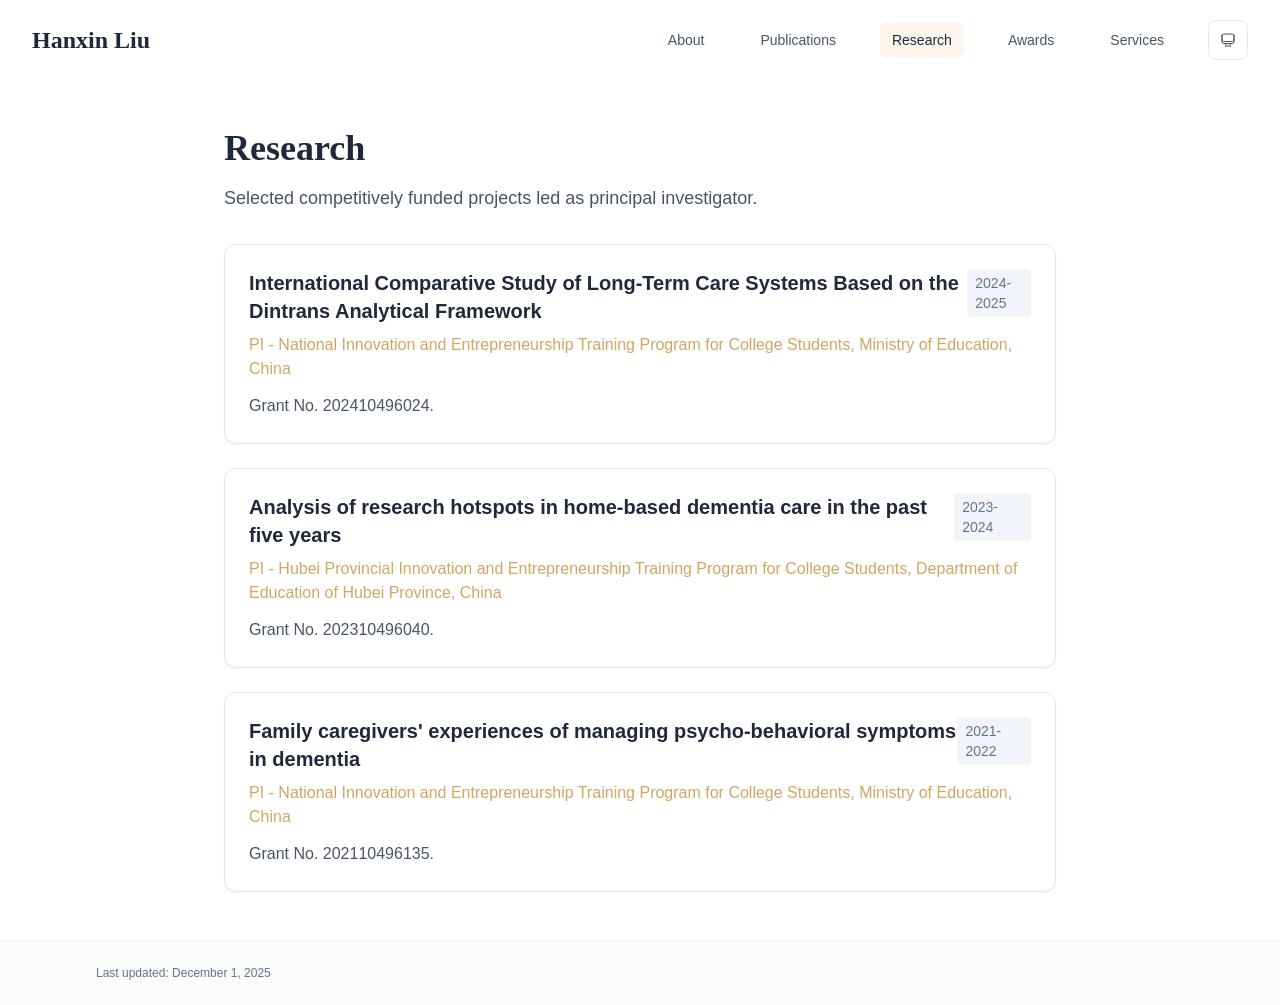
<file: research/index.html>
<!DOCTYPE html><html lang="en" class="scroll-smooth"><head><meta charSet="utf-8"/><meta name="viewport" content="width=device-width, initial-scale=1"/><link rel="stylesheet" href="/_next/static/css/5370e6e91b9822fc.css" data-precedence="next"/><link rel="preload" as="script" fetchPriority="low" href="/_next/static/chunks/webpack-dcf9f18cf6e4eb9d.js"/><script src="/_next/static/chunks/4bd1b696-70b6d399998de86a.js" async=""></script><script src="/_next/static/chunks/684-50096e198fb40285.js" async=""></script><script src="/_next/static/chunks/main-app-236dd68e7b3fca67.js" async=""></script><script src="/_next/static/chunks/161-2061caadb2018b27.js" async=""></script><script src="/_next/static/chunks/874-196dbf0660d69360.js" async=""></script><script src="/_next/static/chunks/538-db6f5e0ae9ac4156.js" async=""></script><script src="/_next/static/chunks/app/layout-5b5dcf78693ae5fb.js" async=""></script><script src="/_next/static/chunks/60-0a8f10a34031fb6a.js" async=""></script><script src="/_next/static/chunks/748-a362c6ab99380f5b.js" async=""></script><script src="/_next/static/chunks/app/%5Bslug%5D/page-f22191c0e7dca9ba.js" async=""></script><link rel="icon" href="/favicon.svg" type="image/svg+xml"/><link rel="dns-prefetch" href="https://google-fonts.jialeliu.com"/><link rel="preconnect" href="https://google-fonts.jialeliu.com" crossorigin=""/><link rel="preload" as="style" href="https://google-fonts.jialeliu.com/css2?family=Inter:wght@300;400;500;600;700&amp;family=Crimson+Text:ital,wght@0,400;0,600;1,400&amp;display=swap"/><link rel="stylesheet" id="gfonts-css" href="https://google-fonts.jialeliu.com/css2?family=Inter:wght@300;400;500;600;700&amp;family=Crimson+Text:ital,wght@0,400;0,600;1,400&amp;display=swap" media="print"/><script>
              (function(){
                var l = document.getElementById('gfonts-css');
                if (!l) return;
                if (l.media !== 'all') {
                  l.addEventListener('load', function(){ try { l.media = 'all'; } catch(e){} });
                }
              })();
            </script><noscript><link rel="stylesheet" href="https://google-fonts.jialeliu.com/css2?family=Inter:wght@300;400;500;600;700&amp;family=Crimson+Text:ital,wght@0,400;0,600;1,400&amp;display=swap"/></noscript><script>
              try {
                const theme = localStorage.getItem('theme-storage');
                const parsed = theme ? JSON.parse(theme) : null;
                const setting = parsed?.state?.theme || 'system';
                const prefersDark = typeof window !== 'undefined' && window.matchMedia && window.matchMedia('(prefers-color-scheme: dark)').matches;
                const effective = setting === 'dark' ? 'dark' : (setting === 'light' ? 'light' : (prefersDark ? 'dark' : 'light'));
                var root = document.documentElement;
                root.classList.add(effective);
                root.setAttribute('data-theme', effective);
              } catch (e) {
                var root = document.documentElement;
                root.classList.add('light');
                root.setAttribute('data-theme', 'light');
              }
            </script><title>Research | Hanxin Liu</title><meta name="description" content="Selected competitively funded projects led as principal investigator."/><meta name="author" content="Hanxin Liu"/><meta name="keywords" content="Hanxin Liu,PhD,Research,NUS Yong Loo Lin School of Medicine"/><meta name="creator" content="Hanxin Liu"/><meta name="publisher" content="Hanxin Liu"/><meta property="og:title" content="Hanxin Liu"/><meta property="og:description" content="PhD student at NUS Yong Loo Lin School of Medicine."/><meta property="og:site_name" content="Hanxin Liu&#x27;s Academic Website"/><meta property="og:locale" content="en_US"/><meta property="og:type" content="website"/><meta name="twitter:card" content="summary"/><meta name="twitter:title" content="Hanxin Liu"/><meta name="twitter:description" content="PhD student at NUS Yong Loo Lin School of Medicine."/><link rel="icon" href="/favicon.svg"/><script>document.querySelectorAll('body link[rel="icon"], body link[rel="apple-touch-icon"]').forEach(el => document.head.appendChild(el))</script><script src="/_next/static/chunks/polyfills-42372ed130431b0a.js" noModule=""></script></head><body class="font-sans antialiased"><div style="visibility:hidden"><nav class="fixed top-0 left-0 right-0 z-50" data-headlessui-state=""><div class="transition-all duration-300 ease-out bg-transparent" style="transform:translateY(-100px)"><div class="max-w-7xl mx-auto px-4 sm:px-6 lg:px-8"><div class="flex justify-between items-center h-16 lg:h-20"><div class="flex-shrink-0" tabindex="0"><a class="text-xl lg:text-2xl font-serif font-semibold text-primary hover:text-accent transition-colors duration-200" href="/">Hanxin Liu</a></div><div class="hidden lg:block"><div class="ml-10 flex items-center space-x-8"><div class="flex items-baseline space-x-8"><a class="relative px-3 py-2 text-sm font-medium transition-all duration-200 rounded hover:bg-accent/10 hover:shadow-sm text-neutral-600 hover:text-primary" href="/"><span class="relative z-10">About</span></a><a class="relative px-3 py-2 text-sm font-medium transition-all duration-200 rounded hover:bg-accent/10 hover:shadow-sm text-neutral-600 hover:text-primary" href="/publications/"><span class="relative z-10">Publications</span></a><a class="relative px-3 py-2 text-sm font-medium transition-all duration-200 rounded hover:bg-accent/10 hover:shadow-sm text-primary" href="/research/"><span class="relative z-10">Research</span><div class="absolute inset-0 bg-accent/10 rounded-lg"></div></a><a class="relative px-3 py-2 text-sm font-medium transition-all duration-200 rounded hover:bg-accent/10 hover:shadow-sm text-neutral-600 hover:text-primary" href="/awards/"><span class="relative z-10">Awards</span></a><a class="relative px-3 py-2 text-sm font-medium transition-all duration-200 rounded hover:bg-accent/10 hover:shadow-sm text-neutral-600 hover:text-primary" href="/services/"><span class="relative z-10">Services</span></a></div><div class="flex items-center justify-center w-10 h-10 rounded-lg border border-neutral-200 dark:border-[rgba(148,163,184,0.24)] bg-background dark:bg-neutral-800"><div class="w-4 h-4 rounded-full bg-neutral-300 animate-pulse"></div></div></div></div><div class="lg:hidden flex items-center space-x-2"><div class="flex items-center justify-center w-10 h-10 rounded-lg border border-neutral-200 dark:border-[rgba(148,163,184,0.24)] bg-background dark:bg-neutral-800"><div class="w-4 h-4 rounded-full bg-neutral-300 animate-pulse"></div></div><button class="inline-flex items-center justify-center p-2 rounded-md text-neutral-600 hover:text-primary hover:bg-neutral-100 dark:hover:bg-neutral-800 focus:outline-none focus:ring-2 focus:ring-inset focus:ring-accent transition-colors duration-200" id="headlessui-disclosure-button-«R5pdb»" type="button" aria-expanded="false" data-headlessui-state=""><span class="sr-only">Open main menu</span><div><svg xmlns="http://www.w3.org/2000/svg" fill="none" viewBox="0 0 24 24" stroke-width="1.5" stroke="currentColor" aria-hidden="true" data-slot="icon" class="block h-6 w-6"><path stroke-linecap="round" stroke-linejoin="round" d="M3.75 6.75h16.5M3.75 12h16.5m-16.5 5.25h16.5"></path></svg></div></button></div></div></div></div></nav><main class="min-h-screen pt-16 lg:pt-20"><div class="max-w-4xl mx-auto px-4 sm:px-6 lg:px-8 py-12"><div style="opacity:0;transform:translateY(20px)"><div class="mb-8"><h1 class="text-4xl font-serif font-bold text-primary mb-4">Research</h1><p class="text-lg text-neutral-600 dark:text-neutral-500 max-w-2xl">Selected competitively funded projects led as principal investigator.</p></div><div class="grid gap-6"><div class="bg-white dark:bg-neutral-900 p-6 rounded-xl shadow-sm border border-neutral-200 dark:border-neutral-800 hover:shadow-lg transition-all duration-200 hover:scale-[1.01]" style="opacity:0;transform:translateY(20px)"><div class="flex justify-between items-start mb-2"><h3 class="text-xl font-semibold text-primary">International Comparative Study of Long-Term Care Systems Based on the Dintrans Analytical Framework</h3><span class="text-sm text-neutral-500 font-medium bg-neutral-100 dark:bg-neutral-800 px-2 py-1 rounded">2024-2025</span></div><p class="text-base text-accent font-medium mb-3">PI - National Innovation and Entrepreneurship Training Program for College Students, Ministry of Education, China</p><p class="text-base text-neutral-600 dark:text-neutral-500 leading-relaxed"><span><a href='http://gjcxcy.bjtu.edu.cn/NewLXItemListForStudentDetail.aspx?ItemNo=1205488&year=2024' target='_blank' rel='noopener noreferrer'>Grant No. 202410496024</a>.</span></p></div><div class="bg-white dark:bg-neutral-900 p-6 rounded-xl shadow-sm border border-neutral-200 dark:border-neutral-800 hover:shadow-lg transition-all duration-200 hover:scale-[1.01]" style="opacity:0;transform:translateY(20px)"><div class="flex justify-between items-start mb-2"><h3 class="text-xl font-semibold text-primary">Analysis of research hotspots in home-based dementia care in the past five years</h3><span class="text-sm text-neutral-500 font-medium bg-neutral-100 dark:bg-neutral-800 px-2 py-1 rounded">2023-2024</span></div><p class="text-base text-accent font-medium mb-3">PI - Hubei Provincial Innovation and Entrepreneurship Training Program for College Students, Department of Education of Hubei Province, China</p><p class="text-base text-neutral-600 dark:text-neutral-500 leading-relaxed"><span>Grant No. 202310496040.</span></p></div><div class="bg-white dark:bg-neutral-900 p-6 rounded-xl shadow-sm border border-neutral-200 dark:border-neutral-800 hover:shadow-lg transition-all duration-200 hover:scale-[1.01]" style="opacity:0;transform:translateY(20px)"><div class="flex justify-between items-start mb-2"><h3 class="text-xl font-semibold text-primary">Family caregivers&#x27; experiences of managing psycho-behavioral symptoms in dementia</h3><span class="text-sm text-neutral-500 font-medium bg-neutral-100 dark:bg-neutral-800 px-2 py-1 rounded">2021-2022</span></div><p class="text-base text-accent font-medium mb-3">PI - National Innovation and Entrepreneurship Training Program for College Students, Ministry of Education, China</p><p class="text-base text-neutral-600 dark:text-neutral-500 leading-relaxed"><span><a href='http://gjcxcy.bjtu.edu.cn/NewLXItemListForStudentDetail.aspx?ItemNo=752397&year=2021' target='_blank' rel='noopener noreferrer'>Grant No. 202110496135</a>.</span></p></div></div></div></div><!--$--><!--/$--><!--$--><!--/$--></main><footer class="border-t border-neutral-200/50 bg-neutral-50/50 dark:bg-neutral-900/50 dark:border-neutral-700/50"><div class="max-w-6xl mx-auto px-4 sm:px-6 lg:px-8 py-6"><div class="flex flex-col sm:flex-row justify-between items-center gap-2"><p class="text-xs text-neutral-500">Last updated: <!-- -->December 1, 2025</p></div></div></footer></div><script src="/_next/static/chunks/webpack-dcf9f18cf6e4eb9d.js" async=""></script><script>(self.__next_f=self.__next_f||[]).push([0])</script><script>self.__next_f.push([1,"1:\"$Sreact.fragment\"\n2:I[3719,[\"161\",\"static/chunks/161-2061caadb2018b27.js\",\"874\",\"static/chunks/874-196dbf0660d69360.js\",\"538\",\"static/chunks/538-db6f5e0ae9ac4156.js\",\"177\",\"static/chunks/app/layout-5b5dcf78693ae5fb.js\"],\"ThemeProvider\"]\n3:I[768,[\"161\",\"static/chunks/161-2061caadb2018b27.js\",\"874\",\"static/chunks/874-196dbf0660d69360.js\",\"538\",\"static/chunks/538-db6f5e0ae9ac4156.js\",\"177\",\"static/chunks/app/layout-5b5dcf78693ae5fb.js\"],\"default\"]\n4:I[7555,[],\"\"]\n5:I[1295,[],\"\"]\n6:I[2548,[\"161\",\"static/chunks/161-2061caadb2018b27.js\",\"874\",\"static/chunks/874-196dbf0660d69360.js\",\"538\",\"static/chunks/538-db6f5e0ae9ac4156.js\",\"177\",\"static/chunks/app/layout-5b5dcf78693ae5fb.js\"],\"default\"]\n8:I[9665,[],\"MetadataBoundary\"]\na:I[9665,[],\"OutletBoundary\"]\nd:I[4911,[],\"AsyncMetadataOutlet\"]\nf:I[9665,[],\"ViewportBoundary\"]\n11:I[6614,[],\"\"]\n:HL[\"/_next/static/css/5370e6e91b9822fc.css\",\"style\"]\n"])</script><script>self.__next_f.push([1,"0:{\"P\":null,\"b\":\"DOb4frtCBqiMXCj7LXbiQ\",\"p\":\"\",\"c\":[\"\",\"research\",\"\"],\"i\":false,\"f\":[[[\"\",{\"children\":[[\"slug\",\"research\",\"d\"],{\"children\":[\"__PAGE__\",{}]}]},\"$undefined\",\"$undefined\",true],[\"\",[\"$\",\"$1\",\"c\",{\"children\":[[[\"$\",\"link\",\"0\",{\"rel\":\"stylesheet\",\"href\":\"/_next/static/css/5370e6e91b9822fc.css\",\"precedence\":\"next\",\"crossOrigin\":\"$undefined\",\"nonce\":\"$undefined\"}]],[\"$\",\"html\",null,{\"lang\":\"en\",\"className\":\"scroll-smooth\",\"suppressHydrationWarning\":true,\"children\":[[\"$\",\"head\",null,{\"children\":[[\"$\",\"link\",null,{\"rel\":\"icon\",\"href\":\"/favicon.svg\",\"type\":\"image/svg+xml\"}],[\"$\",\"link\",null,{\"rel\":\"dns-prefetch\",\"href\":\"https://google-fonts.jialeliu.com\"}],[\"$\",\"link\",null,{\"rel\":\"preconnect\",\"href\":\"https://google-fonts.jialeliu.com\",\"crossOrigin\":\"\"}],[\"$\",\"link\",null,{\"rel\":\"preload\",\"as\":\"style\",\"href\":\"https://google-fonts.jialeliu.com/css2?family=Inter:wght@300;400;500;600;700\u0026family=Crimson+Text:ital,wght@0,400;0,600;1,400\u0026display=swap\"}],[\"$\",\"link\",null,{\"rel\":\"stylesheet\",\"id\":\"gfonts-css\",\"href\":\"https://google-fonts.jialeliu.com/css2?family=Inter:wght@300;400;500;600;700\u0026family=Crimson+Text:ital,wght@0,400;0,600;1,400\u0026display=swap\",\"media\":\"print\"}],[\"$\",\"script\",null,{\"dangerouslySetInnerHTML\":{\"__html\":\"\\n              (function(){\\n                var l = document.getElementById('gfonts-css');\\n                if (!l) return;\\n                if (l.media !== 'all') {\\n                  l.addEventListener('load', function(){ try { l.media = 'all'; } catch(e){} });\\n                }\\n              })();\\n            \"}}],[\"$\",\"noscript\",null,{\"children\":[\"$\",\"link\",null,{\"rel\":\"stylesheet\",\"href\":\"https://google-fonts.jialeliu.com/css2?family=Inter:wght@300;400;500;600;700\u0026family=Crimson+Text:ital,wght@0,400;0,600;1,400\u0026display=swap\"}]}],[\"$\",\"script\",null,{\"dangerouslySetInnerHTML\":{\"__html\":\"\\n              try {\\n                const theme = localStorage.getItem('theme-storage');\\n                const parsed = theme ? JSON.parse(theme) : null;\\n                const setting = parsed?.state?.theme || 'system';\\n                const prefersDark = typeof window !== 'undefined' \u0026\u0026 window.matchMedia \u0026\u0026 window.matchMedia('(prefers-color-scheme: dark)').matches;\\n                const effective = setting === 'dark' ? 'dark' : (setting === 'light' ? 'light' : (prefersDark ? 'dark' : 'light'));\\n                var root = document.documentElement;\\n                root.classList.add(effective);\\n                root.setAttribute('data-theme', effective);\\n              } catch (e) {\\n                var root = document.documentElement;\\n                root.classList.add('light');\\n                root.setAttribute('data-theme', 'light');\\n              }\\n            \"}}]]}],[\"$\",\"body\",null,{\"className\":\"font-sans antialiased\",\"children\":[\"$\",\"$L2\",null,{\"children\":[[\"$\",\"$L3\",null,{\"items\":[{\"title\":\"About\",\"type\":\"page\",\"target\":\"about\",\"href\":\"/\"},{\"title\":\"Publications\",\"type\":\"page\",\"target\":\"publications\",\"href\":\"/publications\"},{\"title\":\"Research\",\"type\":\"page\",\"target\":\"research\",\"href\":\"/research\"},{\"title\":\"Awards\",\"type\":\"page\",\"target\":\"awards\",\"href\":\"/awards\"},{\"title\":\"Services\",\"type\":\"page\",\"target\":\"services\",\"href\":\"/services\"}],\"siteTitle\":\"Hanxin Liu\",\"enableOnePageMode\":false}],[\"$\",\"main\",null,{\"className\":\"min-h-screen pt-16 lg:pt-20\",\"children\":[\"$\",\"$L4\",null,{\"parallelRouterKey\":\"children\",\"error\":\"$undefined\",\"errorStyles\":\"$undefined\",\"errorScripts\":\"$undefined\",\"template\":[\"$\",\"$L5\",null,{}],\"templateStyles\":\"$undefined\",\"templateScripts\":\"$undefined\",\"notFound\":[[[\"$\",\"title\",null,{\"children\":\"404: This page could not be found.\"}],[\"$\",\"div\",null,{\"style\":{\"fontFamily\":\"system-ui,\\\"Segoe UI\\\",Roboto,Helvetica,Arial,sans-serif,\\\"Apple Color Emoji\\\",\\\"Segoe UI Emoji\\\"\",\"height\":\"100vh\",\"textAlign\":\"center\",\"display\":\"flex\",\"flexDirection\":\"column\",\"alignItems\":\"center\",\"justifyContent\":\"center\"},\"children\":[\"$\",\"div\",null,{\"children\":[[\"$\",\"style\",null,{\"dangerouslySetInnerHTML\":{\"__html\":\"body{color:#000;background:#fff;margin:0}.next-error-h1{border-right:1px solid rgba(0,0,0,.3)}@media (prefers-color-scheme:dark){body{color:#fff;background:#000}.next-error-h1{border-right:1px solid rgba(255,255,255,.3)}}\"}}],[\"$\",\"h1\",null,{\"className\":\"next-error-h1\",\"style\":{\"display\":\"inline-block\",\"margin\":\"0 20px 0 0\",\"padding\":\"0 23px 0 0\",\"fontSize\":24,\"fontWeight\":500,\"verticalAlign\":\"top\",\"lineHeight\":\"49px\"},\"children\":404}],[\"$\",\"div\",null,{\"style\":{\"display\":\"inline-block\"},\"children\":[\"$\",\"h2\",null,{\"style\":{\"fontSize\":14,\"fontWeight\":400,\"lineHeight\":\"49px\",\"margin\":0},\"children\":\"This page could not be found.\"}]}]]}]}]],[]],\"forbidden\":\"$undefined\",\"unauthorized\":\"$undefined\"}]}],[\"$\",\"$L6\",null,{\"lastUpdated\":\"December 1, 2025\"}]]}]}]]}]]}],{\"children\":[[\"slug\",\"research\",\"d\"],[\"$\",\"$1\",\"c\",{\"children\":[null,[\"$\",\"$L4\",null,{\"parallelRouterKey\":\"children\",\"error\":\"$undefined\",\"errorStyles\":\"$undefined\",\"errorScripts\":\"$undefined\",\"template\":[\"$\",\"$L5\",null,{}],\"templateStyles\":\"$undefined\",\"templateScripts\":\"$undefined\",\"notFound\":\"$undefined\",\"forbidden\":\"$undefined\",\"unauthorized\":\"$undefined\"}]]}],{\"children\":[\"__PAGE__\",[\"$\",\"$1\",\"c\",{\"children\":[\"$L7\",[\"$\",\"$L8\",null,{\"children\":\"$L9\"}],null,[\"$\",\"$La\",null,{\"children\":[\"$Lb\",\"$Lc\",[\"$\",\"$Ld\",null,{\"promise\":\"$@e\"}]]}]]}],{},null,false]},null,false]},null,false],[\"$\",\"$1\",\"h\",{\"children\":[null,[\"$\",\"$1\",\"9Vx8h2hRjAhFLKXer_akv\",{\"children\":[[\"$\",\"$Lf\",null,{\"children\":\"$L10\"}],null]}],null]}],false]],\"m\":\"$undefined\",\"G\":[\"$11\",\"$undefined\"],\"s\":false,\"S\":true}\n"])</script><script>self.__next_f.push([1,"12:\"$Sreact.suspense\"\n13:I[4911,[],\"AsyncMetadata\"]\n15:I[3684,[\"161\",\"static/chunks/161-2061caadb2018b27.js\",\"60\",\"static/chunks/60-0a8f10a34031fb6a.js\",\"748\",\"static/chunks/748-a362c6ab99380f5b.js\",\"182\",\"static/chunks/app/%5Bslug%5D/page-f22191c0e7dca9ba.js\"],\"default\"]\n9:[\"$\",\"$12\",null,{\"fallback\":null,\"children\":[\"$\",\"$L13\",null,{\"promise\":\"$@14\"}]}]\n7:[\"$\",\"div\",null,{\"className\":\"max-w-4xl mx-auto px-4 sm:px-6 lg:px-8 py-12\",\"children\":[false,false,[\"$\",\"$L15\",null,{\"config\":{\"type\":\"card\",\"title\":\"Research\",\"description\":\"Selected competitively funded projects led as principal investigator.\",\"items\":[{\"title\":\"International Comparative Study of Long-Term Care Systems Based on the Dintrans Analytical Framework\",\"subtitle\":\"PI - National Innovation and Entrepreneurship Training Program for College Students, Ministry of Education, China\",\"date\":\"2024-2025\",\"content\":\"\u003ca href='http://gjcxcy.bjtu.edu.cn/NewLXItemListForStudentDetail.aspx?ItemNo=1205488\u0026year=2024' target='_blank' rel='noopener noreferrer'\u003eGrant No. 202410496024\u003c/a\u003e.\"},{\"title\":\"Analysis of research hotspots in home-based dementia care in the past five years\",\"subtitle\":\"PI - Hubei Provincial Innovation and Entrepreneurship Training Program for College Students, Department of Education of Hubei Province, China\",\"date\":\"2023-2024\",\"content\":\"Grant No. 202310496040.\"},{\"title\":\"Family caregivers' experiences of managing psycho-behavioral symptoms in dementia\",\"subtitle\":\"PI - National Innovation and Entrepreneurship Training Program for College Students, Ministry of Education, China\",\"date\":\"2021-2022\",\"content\":\"\u003ca href='http://gjcxcy.bjtu.edu.cn/NewLXItemListForStudentDetail.aspx?ItemNo=752397\u0026year=2021' target='_blank' rel='noopener noreferrer'\u003eGrant No. 202110496135\u003c/a\u003e.\"}]}}]]}]\n"])</script><script>self.__next_f.push([1,"c:null\n"])</script><script>self.__next_f.push([1,"10:[[\"$\",\"meta\",\"0\",{\"charSet\":\"utf-8\"}],[\"$\",\"meta\",\"1\",{\"name\":\"viewport\",\"content\":\"width=device-width, initial-scale=1\"}]]\nb:null\n"])</script><script>self.__next_f.push([1,"14:{\"metadata\":[[\"$\",\"title\",\"0\",{\"children\":\"Research | Hanxin Liu\"}],[\"$\",\"meta\",\"1\",{\"name\":\"description\",\"content\":\"Selected competitively funded projects led as principal investigator.\"}],[\"$\",\"meta\",\"2\",{\"name\":\"author\",\"content\":\"Hanxin Liu\"}],[\"$\",\"meta\",\"3\",{\"name\":\"keywords\",\"content\":\"Hanxin Liu,PhD,Research,NUS Yong Loo Lin School of Medicine\"}],[\"$\",\"meta\",\"4\",{\"name\":\"creator\",\"content\":\"Hanxin Liu\"}],[\"$\",\"meta\",\"5\",{\"name\":\"publisher\",\"content\":\"Hanxin Liu\"}],[\"$\",\"meta\",\"6\",{\"property\":\"og:title\",\"content\":\"Hanxin Liu\"}],[\"$\",\"meta\",\"7\",{\"property\":\"og:description\",\"content\":\"PhD student at NUS Yong Loo Lin School of Medicine.\"}],[\"$\",\"meta\",\"8\",{\"property\":\"og:site_name\",\"content\":\"Hanxin Liu's Academic Website\"}],[\"$\",\"meta\",\"9\",{\"property\":\"og:locale\",\"content\":\"en_US\"}],[\"$\",\"meta\",\"10\",{\"property\":\"og:type\",\"content\":\"website\"}],[\"$\",\"meta\",\"11\",{\"name\":\"twitter:card\",\"content\":\"summary\"}],[\"$\",\"meta\",\"12\",{\"name\":\"twitter:title\",\"content\":\"Hanxin Liu\"}],[\"$\",\"meta\",\"13\",{\"name\":\"twitter:description\",\"content\":\"PhD student at NUS Yong Loo Lin School of Medicine.\"}],[\"$\",\"link\",\"14\",{\"rel\":\"icon\",\"href\":\"/favicon.svg\"}]],\"error\":null,\"digest\":\"$undefined\"}\ne:{\"metadata\":\"$14:metadata\",\"error\":null,\"digest\":\"$undefined\"}\n"])</script></body></html>
</file>
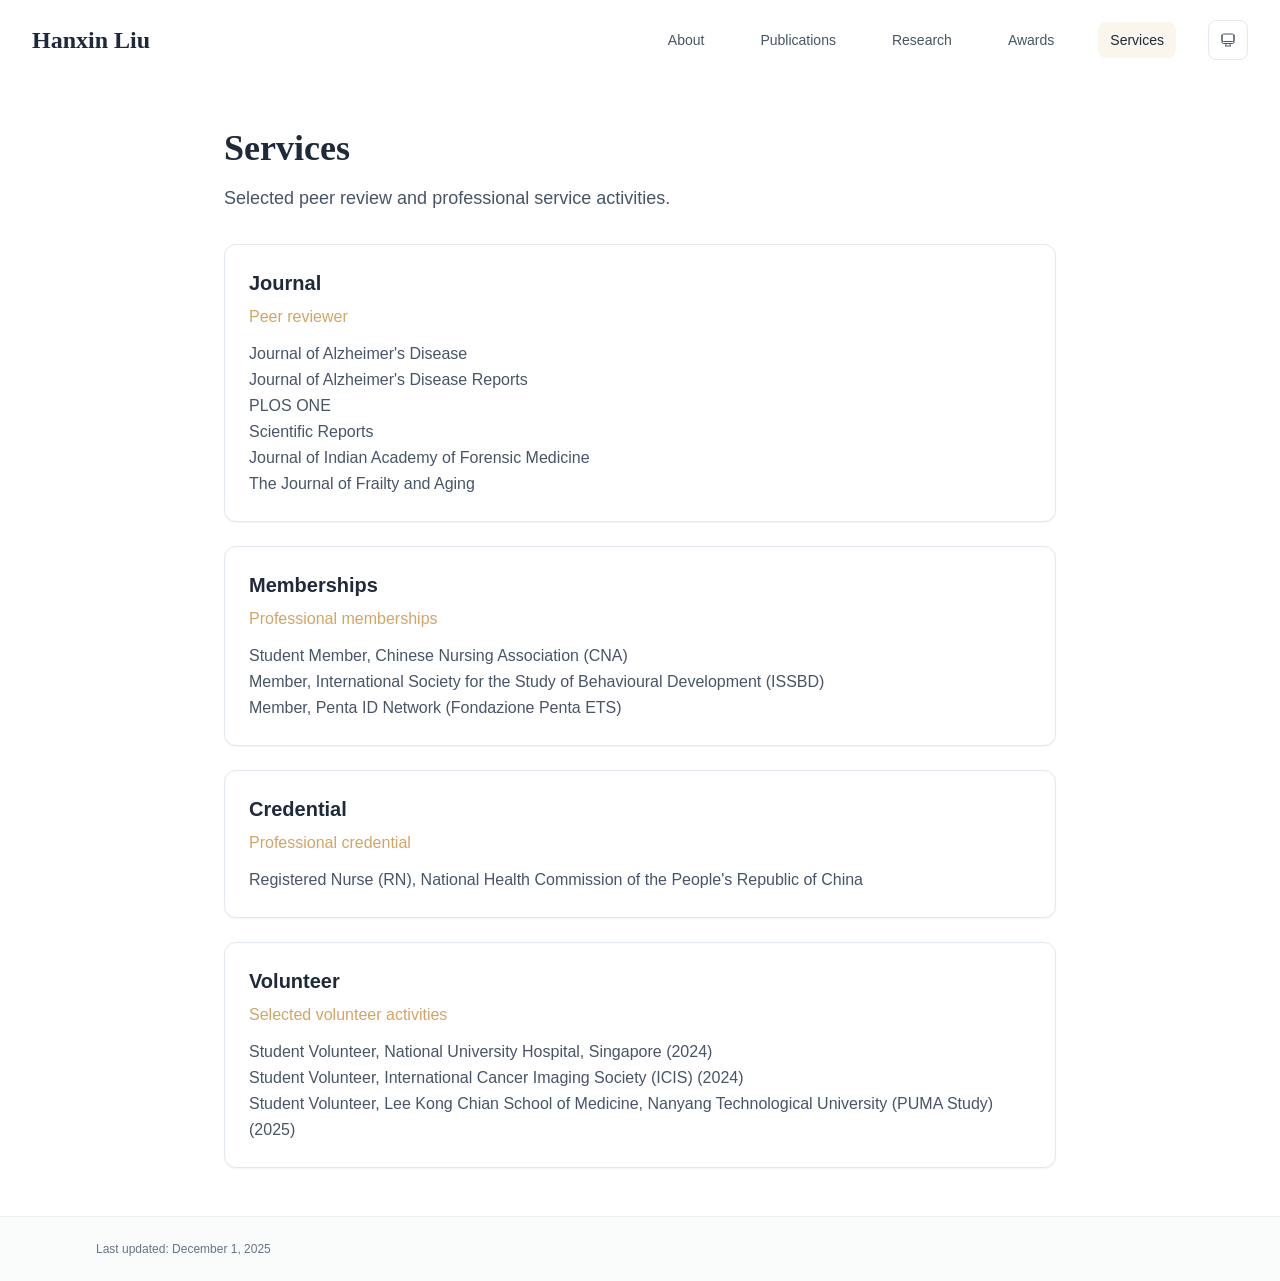
<file: services/index.html>
<!DOCTYPE html><html lang="en" class="scroll-smooth"><head><meta charSet="utf-8"/><meta name="viewport" content="width=device-width, initial-scale=1"/><link rel="stylesheet" href="/_next/static/css/5370e6e91b9822fc.css" data-precedence="next"/><link rel="preload" as="script" fetchPriority="low" href="/_next/static/chunks/webpack-dcf9f18cf6e4eb9d.js"/><script src="/_next/static/chunks/4bd1b696-70b6d399998de86a.js" async=""></script><script src="/_next/static/chunks/684-50096e198fb40285.js" async=""></script><script src="/_next/static/chunks/main-app-236dd68e7b3fca67.js" async=""></script><script src="/_next/static/chunks/161-2061caadb2018b27.js" async=""></script><script src="/_next/static/chunks/874-196dbf0660d69360.js" async=""></script><script src="/_next/static/chunks/538-db6f5e0ae9ac4156.js" async=""></script><script src="/_next/static/chunks/app/layout-5b5dcf78693ae5fb.js" async=""></script><script src="/_next/static/chunks/60-0a8f10a34031fb6a.js" async=""></script><script src="/_next/static/chunks/748-a362c6ab99380f5b.js" async=""></script><script src="/_next/static/chunks/app/%5Bslug%5D/page-f22191c0e7dca9ba.js" async=""></script><link rel="icon" href="/favicon.svg" type="image/svg+xml"/><link rel="dns-prefetch" href="https://google-fonts.jialeliu.com"/><link rel="preconnect" href="https://google-fonts.jialeliu.com" crossorigin=""/><link rel="preload" as="style" href="https://google-fonts.jialeliu.com/css2?family=Inter:wght@300;400;500;600;700&amp;family=Crimson+Text:ital,wght@0,400;0,600;1,400&amp;display=swap"/><link rel="stylesheet" id="gfonts-css" href="https://google-fonts.jialeliu.com/css2?family=Inter:wght@300;400;500;600;700&amp;family=Crimson+Text:ital,wght@0,400;0,600;1,400&amp;display=swap" media="print"/><script>
              (function(){
                var l = document.getElementById('gfonts-css');
                if (!l) return;
                if (l.media !== 'all') {
                  l.addEventListener('load', function(){ try { l.media = 'all'; } catch(e){} });
                }
              })();
            </script><noscript><link rel="stylesheet" href="https://google-fonts.jialeliu.com/css2?family=Inter:wght@300;400;500;600;700&amp;family=Crimson+Text:ital,wght@0,400;0,600;1,400&amp;display=swap"/></noscript><script>
              try {
                const theme = localStorage.getItem('theme-storage');
                const parsed = theme ? JSON.parse(theme) : null;
                const setting = parsed?.state?.theme || 'system';
                const prefersDark = typeof window !== 'undefined' && window.matchMedia && window.matchMedia('(prefers-color-scheme: dark)').matches;
                const effective = setting === 'dark' ? 'dark' : (setting === 'light' ? 'light' : (prefersDark ? 'dark' : 'light'));
                var root = document.documentElement;
                root.classList.add(effective);
                root.setAttribute('data-theme', effective);
              } catch (e) {
                var root = document.documentElement;
                root.classList.add('light');
                root.setAttribute('data-theme', 'light');
              }
            </script><title>Services | Hanxin Liu</title><meta name="description" content="Selected peer review and professional service activities."/><meta name="author" content="Hanxin Liu"/><meta name="keywords" content="Hanxin Liu,PhD,Research,NUS Yong Loo Lin School of Medicine"/><meta name="creator" content="Hanxin Liu"/><meta name="publisher" content="Hanxin Liu"/><meta property="og:title" content="Hanxin Liu"/><meta property="og:description" content="PhD student at NUS Yong Loo Lin School of Medicine."/><meta property="og:site_name" content="Hanxin Liu&#x27;s Academic Website"/><meta property="og:locale" content="en_US"/><meta property="og:type" content="website"/><meta name="twitter:card" content="summary"/><meta name="twitter:title" content="Hanxin Liu"/><meta name="twitter:description" content="PhD student at NUS Yong Loo Lin School of Medicine."/><link rel="icon" href="/favicon.svg"/><script>document.querySelectorAll('body link[rel="icon"], body link[rel="apple-touch-icon"]').forEach(el => document.head.appendChild(el))</script><script src="/_next/static/chunks/polyfills-42372ed130431b0a.js" noModule=""></script></head><body class="font-sans antialiased"><div style="visibility:hidden"><nav class="fixed top-0 left-0 right-0 z-50" data-headlessui-state=""><div class="transition-all duration-300 ease-out bg-transparent" style="transform:translateY(-100px)"><div class="max-w-7xl mx-auto px-4 sm:px-6 lg:px-8"><div class="flex justify-between items-center h-16 lg:h-20"><div class="flex-shrink-0" tabindex="0"><a class="text-xl lg:text-2xl font-serif font-semibold text-primary hover:text-accent transition-colors duration-200" href="/">Hanxin Liu</a></div><div class="hidden lg:block"><div class="ml-10 flex items-center space-x-8"><div class="flex items-baseline space-x-8"><a class="relative px-3 py-2 text-sm font-medium transition-all duration-200 rounded hover:bg-accent/10 hover:shadow-sm text-neutral-600 hover:text-primary" href="/"><span class="relative z-10">About</span></a><a class="relative px-3 py-2 text-sm font-medium transition-all duration-200 rounded hover:bg-accent/10 hover:shadow-sm text-neutral-600 hover:text-primary" href="/publications/"><span class="relative z-10">Publications</span></a><a class="relative px-3 py-2 text-sm font-medium transition-all duration-200 rounded hover:bg-accent/10 hover:shadow-sm text-neutral-600 hover:text-primary" href="/research/"><span class="relative z-10">Research</span></a><a class="relative px-3 py-2 text-sm font-medium transition-all duration-200 rounded hover:bg-accent/10 hover:shadow-sm text-neutral-600 hover:text-primary" href="/awards/"><span class="relative z-10">Awards</span></a><a class="relative px-3 py-2 text-sm font-medium transition-all duration-200 rounded hover:bg-accent/10 hover:shadow-sm text-primary" href="/services/"><span class="relative z-10">Services</span><div class="absolute inset-0 bg-accent/10 rounded-lg"></div></a></div><div class="flex items-center justify-center w-10 h-10 rounded-lg border border-neutral-200 dark:border-[rgba(148,163,184,0.24)] bg-background dark:bg-neutral-800"><div class="w-4 h-4 rounded-full bg-neutral-300 animate-pulse"></div></div></div></div><div class="lg:hidden flex items-center space-x-2"><div class="flex items-center justify-center w-10 h-10 rounded-lg border border-neutral-200 dark:border-[rgba(148,163,184,0.24)] bg-background dark:bg-neutral-800"><div class="w-4 h-4 rounded-full bg-neutral-300 animate-pulse"></div></div><button class="inline-flex items-center justify-center p-2 rounded-md text-neutral-600 hover:text-primary hover:bg-neutral-100 dark:hover:bg-neutral-800 focus:outline-none focus:ring-2 focus:ring-inset focus:ring-accent transition-colors duration-200" id="headlessui-disclosure-button-«R5pdb»" type="button" aria-expanded="false" data-headlessui-state=""><span class="sr-only">Open main menu</span><div><svg xmlns="http://www.w3.org/2000/svg" fill="none" viewBox="0 0 24 24" stroke-width="1.5" stroke="currentColor" aria-hidden="true" data-slot="icon" class="block h-6 w-6"><path stroke-linecap="round" stroke-linejoin="round" d="M3.75 6.75h16.5M3.75 12h16.5m-16.5 5.25h16.5"></path></svg></div></button></div></div></div></div></nav><main class="min-h-screen pt-16 lg:pt-20"><div class="max-w-4xl mx-auto px-4 sm:px-6 lg:px-8 py-12"><div style="opacity:0;transform:translateY(20px)"><div class="mb-8"><h1 class="text-4xl font-serif font-bold text-primary mb-4">Services</h1><p class="text-lg text-neutral-600 dark:text-neutral-500 max-w-2xl">Selected peer review and professional service activities.</p></div><div class="grid gap-6"><div class="bg-white dark:bg-neutral-900 p-6 rounded-xl shadow-sm border border-neutral-200 dark:border-neutral-800 hover:shadow-lg transition-all duration-200 hover:scale-[1.01]" style="opacity:0;transform:translateY(20px)"><div class="flex justify-between items-start mb-2"><h3 class="text-xl font-semibold text-primary">Journal</h3></div><p class="text-base text-accent font-medium mb-3">Peer reviewer</p><p class="text-base text-neutral-600 dark:text-neutral-500 leading-relaxed"><span>Journal of Alzheimer's Disease<br>
Journal of Alzheimer's Disease Reports<br>
PLOS ONE<br>
Scientific Reports<br>
Journal of Indian Academy of Forensic Medicine<br>
The Journal of Frailty and Aging
</span></p></div><div class="bg-white dark:bg-neutral-900 p-6 rounded-xl shadow-sm border border-neutral-200 dark:border-neutral-800 hover:shadow-lg transition-all duration-200 hover:scale-[1.01]" style="opacity:0;transform:translateY(20px)"><div class="flex justify-between items-start mb-2"><h3 class="text-xl font-semibold text-primary">Memberships</h3></div><p class="text-base text-accent font-medium mb-3">Professional memberships</p><p class="text-base text-neutral-600 dark:text-neutral-500 leading-relaxed"><span>Student Member, Chinese Nursing Association (CNA)<br>
Member, International Society for the Study of Behavioural Development (ISSBD)<br>
Member, Penta ID Network (Fondazione Penta ETS)
</span></p></div><div class="bg-white dark:bg-neutral-900 p-6 rounded-xl shadow-sm border border-neutral-200 dark:border-neutral-800 hover:shadow-lg transition-all duration-200 hover:scale-[1.01]" style="opacity:0;transform:translateY(20px)"><div class="flex justify-between items-start mb-2"><h3 class="text-xl font-semibold text-primary">Credential</h3></div><p class="text-base text-accent font-medium mb-3">Professional credential</p><p class="text-base text-neutral-600 dark:text-neutral-500 leading-relaxed"><span>Registered Nurse (RN), National Health Commission of the People's Republic of China
</span></p></div><div class="bg-white dark:bg-neutral-900 p-6 rounded-xl shadow-sm border border-neutral-200 dark:border-neutral-800 hover:shadow-lg transition-all duration-200 hover:scale-[1.01]" style="opacity:0;transform:translateY(20px)"><div class="flex justify-between items-start mb-2"><h3 class="text-xl font-semibold text-primary">Volunteer</h3></div><p class="text-base text-accent font-medium mb-3">Selected volunteer activities</p><p class="text-base text-neutral-600 dark:text-neutral-500 leading-relaxed"><span>Student Volunteer, National University Hospital, Singapore (2024)<br>
Student Volunteer, International Cancer Imaging Society (ICIS) (2024)<br>
Student Volunteer, Lee Kong Chian School of Medicine, Nanyang Technological University (PUMA Study) (2025)
</span></p></div></div></div></div><!--$--><!--/$--><!--$--><!--/$--></main><footer class="border-t border-neutral-200/50 bg-neutral-50/50 dark:bg-neutral-900/50 dark:border-neutral-700/50"><div class="max-w-6xl mx-auto px-4 sm:px-6 lg:px-8 py-6"><div class="flex flex-col sm:flex-row justify-between items-center gap-2"><p class="text-xs text-neutral-500">Last updated: <!-- -->December 1, 2025</p></div></div></footer></div><script src="/_next/static/chunks/webpack-dcf9f18cf6e4eb9d.js" async=""></script><script>(self.__next_f=self.__next_f||[]).push([0])</script><script>self.__next_f.push([1,"1:\"$Sreact.fragment\"\n2:I[3719,[\"161\",\"static/chunks/161-2061caadb2018b27.js\",\"874\",\"static/chunks/874-196dbf0660d69360.js\",\"538\",\"static/chunks/538-db6f5e0ae9ac4156.js\",\"177\",\"static/chunks/app/layout-5b5dcf78693ae5fb.js\"],\"ThemeProvider\"]\n3:I[768,[\"161\",\"static/chunks/161-2061caadb2018b27.js\",\"874\",\"static/chunks/874-196dbf0660d69360.js\",\"538\",\"static/chunks/538-db6f5e0ae9ac4156.js\",\"177\",\"static/chunks/app/layout-5b5dcf78693ae5fb.js\"],\"default\"]\n4:I[7555,[],\"\"]\n5:I[1295,[],\"\"]\n6:I[2548,[\"161\",\"static/chunks/161-2061caadb2018b27.js\",\"874\",\"static/chunks/874-196dbf0660d69360.js\",\"538\",\"static/chunks/538-db6f5e0ae9ac4156.js\",\"177\",\"static/chunks/app/layout-5b5dcf78693ae5fb.js\"],\"default\"]\n8:I[9665,[],\"MetadataBoundary\"]\na:I[9665,[],\"OutletBoundary\"]\nd:I[4911,[],\"AsyncMetadataOutlet\"]\nf:I[9665,[],\"ViewportBoundary\"]\n11:I[6614,[],\"\"]\n:HL[\"/_next/static/css/5370e6e91b9822fc.css\",\"style\"]\n"])</script><script>self.__next_f.push([1,"0:{\"P\":null,\"b\":\"g0rSQt4MD-YRiXij-xmov\",\"p\":\"\",\"c\":[\"\",\"services\",\"\"],\"i\":false,\"f\":[[[\"\",{\"children\":[[\"slug\",\"services\",\"d\"],{\"children\":[\"__PAGE__\",{}]}]},\"$undefined\",\"$undefined\",true],[\"\",[\"$\",\"$1\",\"c\",{\"children\":[[[\"$\",\"link\",\"0\",{\"rel\":\"stylesheet\",\"href\":\"/_next/static/css/5370e6e91b9822fc.css\",\"precedence\":\"next\",\"crossOrigin\":\"$undefined\",\"nonce\":\"$undefined\"}]],[\"$\",\"html\",null,{\"lang\":\"en\",\"className\":\"scroll-smooth\",\"suppressHydrationWarning\":true,\"children\":[[\"$\",\"head\",null,{\"children\":[[\"$\",\"link\",null,{\"rel\":\"icon\",\"href\":\"/favicon.svg\",\"type\":\"image/svg+xml\"}],[\"$\",\"link\",null,{\"rel\":\"dns-prefetch\",\"href\":\"https://google-fonts.jialeliu.com\"}],[\"$\",\"link\",null,{\"rel\":\"preconnect\",\"href\":\"https://google-fonts.jialeliu.com\",\"crossOrigin\":\"\"}],[\"$\",\"link\",null,{\"rel\":\"preload\",\"as\":\"style\",\"href\":\"https://google-fonts.jialeliu.com/css2?family=Inter:wght@300;400;500;600;700\u0026family=Crimson+Text:ital,wght@0,400;0,600;1,400\u0026display=swap\"}],[\"$\",\"link\",null,{\"rel\":\"stylesheet\",\"id\":\"gfonts-css\",\"href\":\"https://google-fonts.jialeliu.com/css2?family=Inter:wght@300;400;500;600;700\u0026family=Crimson+Text:ital,wght@0,400;0,600;1,400\u0026display=swap\",\"media\":\"print\"}],[\"$\",\"script\",null,{\"dangerouslySetInnerHTML\":{\"__html\":\"\\n              (function(){\\n                var l = document.getElementById('gfonts-css');\\n                if (!l) return;\\n                if (l.media !== 'all') {\\n                  l.addEventListener('load', function(){ try { l.media = 'all'; } catch(e){} });\\n                }\\n              })();\\n            \"}}],[\"$\",\"noscript\",null,{\"children\":[\"$\",\"link\",null,{\"rel\":\"stylesheet\",\"href\":\"https://google-fonts.jialeliu.com/css2?family=Inter:wght@300;400;500;600;700\u0026family=Crimson+Text:ital,wght@0,400;0,600;1,400\u0026display=swap\"}]}],[\"$\",\"script\",null,{\"dangerouslySetInnerHTML\":{\"__html\":\"\\n              try {\\n                const theme = localStorage.getItem('theme-storage');\\n                const parsed = theme ? JSON.parse(theme) : null;\\n                const setting = parsed?.state?.theme || 'system';\\n                const prefersDark = typeof window !== 'undefined' \u0026\u0026 window.matchMedia \u0026\u0026 window.matchMedia('(prefers-color-scheme: dark)').matches;\\n                const effective = setting === 'dark' ? 'dark' : (setting === 'light' ? 'light' : (prefersDark ? 'dark' : 'light'));\\n                var root = document.documentElement;\\n                root.classList.add(effective);\\n                root.setAttribute('data-theme', effective);\\n              } catch (e) {\\n                var root = document.documentElement;\\n                root.classList.add('light');\\n                root.setAttribute('data-theme', 'light');\\n              }\\n            \"}}]]}],[\"$\",\"body\",null,{\"className\":\"font-sans antialiased\",\"children\":[\"$\",\"$L2\",null,{\"children\":[[\"$\",\"$L3\",null,{\"items\":[{\"title\":\"About\",\"type\":\"page\",\"target\":\"about\",\"href\":\"/\"},{\"title\":\"Publications\",\"type\":\"page\",\"target\":\"publications\",\"href\":\"/publications\"},{\"title\":\"Research\",\"type\":\"page\",\"target\":\"research\",\"href\":\"/research\"},{\"title\":\"Awards\",\"type\":\"page\",\"target\":\"awards\",\"href\":\"/awards\"},{\"title\":\"Services\",\"type\":\"page\",\"target\":\"services\",\"href\":\"/services\"}],\"siteTitle\":\"Hanxin Liu\",\"enableOnePageMode\":false}],[\"$\",\"main\",null,{\"className\":\"min-h-screen pt-16 lg:pt-20\",\"children\":[\"$\",\"$L4\",null,{\"parallelRouterKey\":\"children\",\"error\":\"$undefined\",\"errorStyles\":\"$undefined\",\"errorScripts\":\"$undefined\",\"template\":[\"$\",\"$L5\",null,{}],\"templateStyles\":\"$undefined\",\"templateScripts\":\"$undefined\",\"notFound\":[[[\"$\",\"title\",null,{\"children\":\"404: This page could not be found.\"}],[\"$\",\"div\",null,{\"style\":{\"fontFamily\":\"system-ui,\\\"Segoe UI\\\",Roboto,Helvetica,Arial,sans-serif,\\\"Apple Color Emoji\\\",\\\"Segoe UI Emoji\\\"\",\"height\":\"100vh\",\"textAlign\":\"center\",\"display\":\"flex\",\"flexDirection\":\"column\",\"alignItems\":\"center\",\"justifyContent\":\"center\"},\"children\":[\"$\",\"div\",null,{\"children\":[[\"$\",\"style\",null,{\"dangerouslySetInnerHTML\":{\"__html\":\"body{color:#000;background:#fff;margin:0}.next-error-h1{border-right:1px solid rgba(0,0,0,.3)}@media (prefers-color-scheme:dark){body{color:#fff;background:#000}.next-error-h1{border-right:1px solid rgba(255,255,255,.3)}}\"}}],[\"$\",\"h1\",null,{\"className\":\"next-error-h1\",\"style\":{\"display\":\"inline-block\",\"margin\":\"0 20px 0 0\",\"padding\":\"0 23px 0 0\",\"fontSize\":24,\"fontWeight\":500,\"verticalAlign\":\"top\",\"lineHeight\":\"49px\"},\"children\":404}],[\"$\",\"div\",null,{\"style\":{\"display\":\"inline-block\"},\"children\":[\"$\",\"h2\",null,{\"style\":{\"fontSize\":14,\"fontWeight\":400,\"lineHeight\":\"49px\",\"margin\":0},\"children\":\"This page could not be found.\"}]}]]}]}]],[]],\"forbidden\":\"$undefined\",\"unauthorized\":\"$undefined\"}]}],[\"$\",\"$L6\",null,{\"lastUpdated\":\"December 1, 2025\"}]]}]}]]}]]}],{\"children\":[[\"slug\",\"services\",\"d\"],[\"$\",\"$1\",\"c\",{\"children\":[null,[\"$\",\"$L4\",null,{\"parallelRouterKey\":\"children\",\"error\":\"$undefined\",\"errorStyles\":\"$undefined\",\"errorScripts\":\"$undefined\",\"template\":[\"$\",\"$L5\",null,{}],\"templateStyles\":\"$undefined\",\"templateScripts\":\"$undefined\",\"notFound\":\"$undefined\",\"forbidden\":\"$undefined\",\"unauthorized\":\"$undefined\"}]]}],{\"children\":[\"__PAGE__\",[\"$\",\"$1\",\"c\",{\"children\":[\"$L7\",[\"$\",\"$L8\",null,{\"children\":\"$L9\"}],null,[\"$\",\"$La\",null,{\"children\":[\"$Lb\",\"$Lc\",[\"$\",\"$Ld\",null,{\"promise\":\"$@e\"}]]}]]}],{},null,false]},null,false]},null,false],[\"$\",\"$1\",\"h\",{\"children\":[null,[\"$\",\"$1\",\"M0uaz0SUfF60tSrSh3By7\",{\"children\":[[\"$\",\"$Lf\",null,{\"children\":\"$L10\"}],null]}],null]}],false]],\"m\":\"$undefined\",\"G\":[\"$11\",\"$undefined\"],\"s\":false,\"S\":true}\n"])</script><script>self.__next_f.push([1,"12:\"$Sreact.suspense\"\n13:I[4911,[],\"AsyncMetadata\"]\n15:I[3684,[\"161\",\"static/chunks/161-2061caadb2018b27.js\",\"60\",\"static/chunks/60-0a8f10a34031fb6a.js\",\"748\",\"static/chunks/748-a362c6ab99380f5b.js\",\"182\",\"static/chunks/app/%5Bslug%5D/page-f22191c0e7dca9ba.js\"],\"default\"]\n9:[\"$\",\"$12\",null,{\"fallback\":null,\"children\":[\"$\",\"$L13\",null,{\"promise\":\"$@14\"}]}]\n7:[\"$\",\"div\",null,{\"className\":\"max-w-4xl mx-auto px-4 sm:px-6 lg:px-8 py-12\",\"children\":[false,false,[\"$\",\"$L15\",null,{\"config\":{\"type\":\"card\",\"title\":\"Services\",\"description\":\"Selected peer review and professional service activities.\",\"items\":[{\"title\":\"Journal\",\"subtitle\":\"Peer reviewer\",\"date\":\"\",\"content\":\"Journal of Alzheimer's Disease\u003cbr\u003e\\nJournal of Alzheimer's Disease Reports\u003cbr\u003e\\nPLOS ONE\u003cbr\u003e\\nScientific Reports\u003cbr\u003e\\nJournal of Indian Academy of Forensic Medicine\u003cbr\u003e\\nThe Journal of Frailty and Aging\\n\"},{\"title\":\"Memberships\",\"subtitle\":\"Professional memberships\",\"date\":\"\",\"content\":\"Student Member, Chinese Nursing Association (CNA)\u003cbr\u003e\\nMember, International Society for the Study of Behavioural Development (ISSBD)\u003cbr\u003e\\nMember, Penta ID Network (Fondazione Penta ETS)\\n\"},{\"title\":\"Credential\",\"subtitle\":\"Professional credential\",\"date\":\"\",\"content\":\"Registered Nurse (RN), National Health Commission of the People's Republic of China\\n\"},{\"title\":\"Volunteer\",\"subtitle\":\"Selected volunteer activities\",\"date\":\"\",\"content\":\"Student Volunteer, National University Hospital, Singapore (2024)\u003cbr\u003e\\nStudent Volunteer, International Cancer Imaging Society (ICIS) (2024)\u003cbr\u003e\\nStudent Volunteer, Lee Kong Chian School of Medicine, Nanyang Technological University (PUMA Study) (2025)\\n\"}]}}]]}]\n"])</script><script>self.__next_f.push([1,"c:null\n"])</script><script>self.__next_f.push([1,"10:[[\"$\",\"meta\",\"0\",{\"charSet\":\"utf-8\"}],[\"$\",\"meta\",\"1\",{\"name\":\"viewport\",\"content\":\"width=device-width, initial-scale=1\"}]]\nb:null\n"])</script><script>self.__next_f.push([1,"14:{\"metadata\":[[\"$\",\"title\",\"0\",{\"children\":\"Services | Hanxin Liu\"}],[\"$\",\"meta\",\"1\",{\"name\":\"description\",\"content\":\"Selected peer review and professional service activities.\"}],[\"$\",\"meta\",\"2\",{\"name\":\"author\",\"content\":\"Hanxin Liu\"}],[\"$\",\"meta\",\"3\",{\"name\":\"keywords\",\"content\":\"Hanxin Liu,PhD,Research,NUS Yong Loo Lin School of Medicine\"}],[\"$\",\"meta\",\"4\",{\"name\":\"creator\",\"content\":\"Hanxin Liu\"}],[\"$\",\"meta\",\"5\",{\"name\":\"publisher\",\"content\":\"Hanxin Liu\"}],[\"$\",\"meta\",\"6\",{\"property\":\"og:title\",\"content\":\"Hanxin Liu\"}],[\"$\",\"meta\",\"7\",{\"property\":\"og:description\",\"content\":\"PhD student at NUS Yong Loo Lin School of Medicine.\"}],[\"$\",\"meta\",\"8\",{\"property\":\"og:site_name\",\"content\":\"Hanxin Liu's Academic Website\"}],[\"$\",\"meta\",\"9\",{\"property\":\"og:locale\",\"content\":\"en_US\"}],[\"$\",\"meta\",\"10\",{\"property\":\"og:type\",\"content\":\"website\"}],[\"$\",\"meta\",\"11\",{\"name\":\"twitter:card\",\"content\":\"summary\"}],[\"$\",\"meta\",\"12\",{\"name\":\"twitter:title\",\"content\":\"Hanxin Liu\"}],[\"$\",\"meta\",\"13\",{\"name\":\"twitter:description\",\"content\":\"PhD student at NUS Yong Loo Lin School of Medicine.\"}],[\"$\",\"link\",\"14\",{\"rel\":\"icon\",\"href\":\"/favicon.svg\"}]],\"error\":null,\"digest\":\"$undefined\"}\ne:{\"metadata\":\"$14:metadata\",\"error\":null,\"digest\":\"$undefined\"}\n"])</script></body></html>
</file>
<file: _next/static/css/5370e6e91b9822fc.css>
/*! tailwindcss v4.1.18 | MIT License | https://tailwindcss.com */@layer properties{@supports (((-webkit-hyphens:none)) and (not (margin-trim:inline))) or ((-moz-orient:inline) and (not (color:rgb(from red r g b)))){*,::backdrop,:after,:before{--tw-translate-x:0;--tw-translate-y:0;--tw-translate-z:0;--tw-rotate-x:initial;--tw-rotate-y:initial;--tw-rotate-z:initial;--tw-skew-x:initial;--tw-skew-y:initial;--tw-space-y-reverse:0;--tw-space-x-reverse:0;--tw-border-style:solid;--tw-leading:initial;--tw-font-weight:initial;--tw-shadow:0 0 #0000;--tw-shadow-color:initial;--tw-shadow-alpha:100%;--tw-inset-shadow:0 0 #0000;--tw-inset-shadow-color:initial;--tw-inset-shadow-alpha:100%;--tw-ring-color:initial;--tw-ring-shadow:0 0 #0000;--tw-inset-ring-color:initial;--tw-inset-ring-shadow:0 0 #0000;--tw-ring-inset:initial;--tw-ring-offset-width:0px;--tw-ring-offset-color:#fff;--tw-ring-offset-shadow:0 0 #0000;--tw-blur:initial;--tw-brightness:initial;--tw-contrast:initial;--tw-grayscale:initial;--tw-hue-rotate:initial;--tw-invert:initial;--tw-opacity:initial;--tw-saturate:initial;--tw-sepia:initial;--tw-drop-shadow:initial;--tw-drop-shadow-color:initial;--tw-drop-shadow-alpha:100%;--tw-drop-shadow-size:initial;--tw-backdrop-blur:initial;--tw-backdrop-brightness:initial;--tw-backdrop-contrast:initial;--tw-backdrop-grayscale:initial;--tw-backdrop-hue-rotate:initial;--tw-backdrop-invert:initial;--tw-backdrop-opacity:initial;--tw-backdrop-saturate:initial;--tw-backdrop-sepia:initial;--tw-duration:initial;--tw-ease:initial;--tw-scale-x:1;--tw-scale-y:1;--tw-scale-z:1}}}@layer theme{:host,:root{--font-sans:"Inter",-apple-system,BlinkMacSystemFont,"Segoe UI",Roboto,sans-serif;--color-red-50:oklch(97.1% .013 17.38);--color-red-200:oklch(88.5% .062 18.334);--color-red-400:oklch(70.4% .191 22.216);--color-red-600:oklch(57.7% .245 27.325);--color-red-700:oklch(50.5% .213 27.518);--color-red-900:oklch(39.6% .141 25.723);--color-white:#fff;--spacing:.25rem;--container-2xl:42rem;--container-3xl:48rem;--container-4xl:56rem;--container-6xl:72rem;--container-7xl:80rem;--text-xs:.75rem;--text-xs--line-height:calc(1/.75);--text-sm:.875rem;--text-sm--line-height:calc(1.25/.875);--text-base:1rem;--text-base--line-height:calc(1.5/1);--text-lg:1.125rem;--text-lg--line-height:calc(1.75/1.125);--text-xl:1.25rem;--text-xl--line-height:calc(1.75/1.25);--text-2xl:1.5rem;--text-2xl--line-height:calc(2/1.5);--text-3xl:1.875rem;--text-3xl--line-height:calc(2.25/1.875);--text-4xl:2.25rem;--text-4xl--line-height:calc(2.5/2.25);--font-weight-medium:500;--font-weight-semibold:600;--font-weight-bold:700;--leading-tight:1.25;--leading-relaxed:1.625;--radius-md:.375rem;--radius-lg:.5rem;--radius-xl:.75rem;--radius-2xl:1rem;--ease-out:cubic-bezier(0,0,.2,1);--animate-pulse:pulse 2s cubic-bezier(.4,0,.6,1)infinite;--blur-xl:24px;--aspect-video:16/9;--default-transition-duration:.15s;--default-transition-timing-function:cubic-bezier(.4,0,.2,1);--default-font-family:"Inter",-apple-system,BlinkMacSystemFont,"Segoe UI",Roboto,sans-serif;--default-mono-font-family:"SF Mono",Monaco,"Cascadia Code","Roboto Mono",Consolas,"Courier New",monospace;--line-height-normal:1.5;--shadow-glass:0 8px 32px 0 #1f26875e}}@layer base{*,::backdrop,:after,:before{box-sizing:border-box;border:0 solid;margin:0;padding:0}::file-selector-button{box-sizing:border-box;border:0 solid;margin:0;padding:0}:host,html{-webkit-text-size-adjust:100%;tab-size:4;line-height:1.5;font-family:var(--default-font-family,ui-sans-serif,system-ui,sans-serif,"Apple Color Emoji","Segoe UI Emoji","Segoe UI Symbol","Noto Color Emoji");font-feature-settings:var(--default-font-feature-settings,normal);font-variation-settings:var(--default-font-variation-settings,normal);-webkit-tap-highlight-color:transparent}hr{height:0;color:inherit;border-top-width:1px}abbr:where([title]){-webkit-text-decoration:underline dotted;text-decoration:underline dotted}h1,h2,h3,h4,h5,h6{font-size:inherit;font-weight:inherit}a{color:inherit;-webkit-text-decoration:inherit;text-decoration:inherit}b,strong{font-weight:bolder}code,kbd,pre,samp{font-family:var(--default-mono-font-family,ui-monospace,SFMono-Regular,Menlo,Monaco,Consolas,"Liberation Mono","Courier New",monospace);font-feature-settings:var(--default-mono-font-feature-settings,normal);font-variation-settings:var(--default-mono-font-variation-settings,normal);font-size:1em}small{font-size:80%}sub,sup{vertical-align:baseline;font-size:75%;line-height:0;position:relative}sub{bottom:-.25em}sup{top:-.5em}table{text-indent:0;border-color:inherit;border-collapse:collapse}:-moz-focusring{outline:auto}progress{vertical-align:baseline}summary{display:list-item}menu,ol,ul{list-style:none}audio,canvas,embed,iframe,img,object,svg,video{vertical-align:middle;display:block}img,video{max-width:100%;height:auto}button,input,optgroup,select,textarea{font:inherit;font-feature-settings:inherit;font-variation-settings:inherit;letter-spacing:inherit;color:inherit;opacity:1;background-color:#0000;border-radius:0}::file-selector-button{font:inherit;font-feature-settings:inherit;font-variation-settings:inherit;letter-spacing:inherit;color:inherit;opacity:1;background-color:#0000;border-radius:0}:where(select:is([multiple],[size])) optgroup{font-weight:bolder}:where(select:is([multiple],[size])) optgroup option{padding-inline-start:20px}::file-selector-button{margin-inline-end:4px}::placeholder{opacity:1}@supports (not ((-webkit-appearance:-apple-pay-button))) or (contain-intrinsic-size:1px){::placeholder{color:currentColor}@supports (color:color-mix(in lab,red,red)){::placeholder{color:color-mix(in oklab,currentcolor 50%,transparent)}}}textarea{resize:vertical}::-webkit-search-decoration{-webkit-appearance:none}::-webkit-date-and-time-value{min-height:1lh;text-align:inherit}::-webkit-datetime-edit{display:inline-flex}::-webkit-datetime-edit-fields-wrapper{padding:0}::-webkit-datetime-edit,::-webkit-datetime-edit-year-field{padding-block:0}::-webkit-datetime-edit-day-field,::-webkit-datetime-edit-month-field{padding-block:0}::-webkit-datetime-edit-hour-field,::-webkit-datetime-edit-minute-field{padding-block:0}::-webkit-datetime-edit-millisecond-field,::-webkit-datetime-edit-second-field{padding-block:0}::-webkit-datetime-edit-meridiem-field{padding-block:0}::-webkit-calendar-picker-indicator{line-height:1}:-moz-ui-invalid{box-shadow:none}button,input:where([type=button],[type=reset],[type=submit]){appearance:button}::file-selector-button{appearance:button}::-webkit-inner-spin-button,::-webkit-outer-spin-button{height:auto}[hidden]:where(:not([hidden=until-found])){display:none!important}}@layer components;@layer utilities{.sr-only{clip-path:inset(50%);white-space:nowrap;border-width:0;width:1px;height:1px;margin:-1px;padding:0;overflow:hidden}.absolute,.sr-only{position:absolute}.fixed{position:fixed}.relative{position:relative}.static{position:static}.sticky{position:sticky}.inset-0{inset:calc(var(--spacing)*0)}.top-0{top:calc(var(--spacing)*0)}.top-1\/2{top:50%}.top-2{top:calc(var(--spacing)*2)}.top-8{top:calc(var(--spacing)*8)}.top-full{top:100%}.right-0{right:calc(var(--spacing)*0)}.right-2{right:calc(var(--spacing)*2)}.left-0{left:calc(var(--spacing)*0)}.left-1\/2{left:50%}.left-3{left:calc(var(--spacing)*3)}.z-10{z-index:10}.z-20{z-index:20}.z-40{z-index:40}.z-50{z-index:50}.mx-auto{margin-inline:auto}.my-4{margin-block:calc(var(--spacing)*4)}.mt-1{margin-top:calc(var(--spacing)*1)}.mt-2{margin-top:calc(var(--spacing)*2)}.mt-4{margin-top:calc(var(--spacing)*4)}.mt-6{margin-top:calc(var(--spacing)*6)}.mt-8{margin-top:calc(var(--spacing)*8)}.mt-auto{margin-top:auto}.mr-1{margin-right:calc(var(--spacing)*1)}.mr-1\.5{margin-right:calc(var(--spacing)*1.5)}.mr-2{margin-right:calc(var(--spacing)*2)}.mb-1{margin-bottom:calc(var(--spacing)*1)}.mb-2{margin-bottom:calc(var(--spacing)*2)}.mb-3{margin-bottom:calc(var(--spacing)*3)}.mb-4{margin-bottom:calc(var(--spacing)*4)}.mb-6{margin-bottom:calc(var(--spacing)*6)}.mb-8{margin-bottom:calc(var(--spacing)*8)}.ml-0{margin-left:calc(var(--spacing)*0)}.ml-4{margin-left:calc(var(--spacing)*4)}.ml-10{margin-left:calc(var(--spacing)*10)}.line-clamp-2{-webkit-line-clamp:2}.line-clamp-2,.line-clamp-3{-webkit-box-orient:vertical;display:-webkit-box;overflow:hidden}.line-clamp-3{-webkit-line-clamp:3}.block{display:block}.contents{display:contents}.flex{display:flex}.grid{display:grid}.hidden{display:none}.inline-flex{display:inline-flex}.aspect-video{aspect-ratio:var(--aspect-video)}.h-0{height:calc(var(--spacing)*0)}.h-2\.5{height:calc(var(--spacing)*2.5)}.h-3{height:calc(var(--spacing)*3)}.h-4{height:calc(var(--spacing)*4)}.h-5{height:calc(var(--spacing)*5)}.h-6{height:calc(var(--spacing)*6)}.h-10{height:calc(var(--spacing)*10)}.h-16{height:calc(var(--spacing)*16)}.h-64{height:calc(var(--spacing)*64)}.h-full{height:100%}.min-h-screen{min-height:100vh}.w-0{width:calc(var(--spacing)*0)}.w-2\.5{width:calc(var(--spacing)*2.5)}.w-3{width:calc(var(--spacing)*3)}.w-4{width:calc(var(--spacing)*4)}.w-5{width:calc(var(--spacing)*5)}.w-6{width:calc(var(--spacing)*6)}.w-10{width:calc(var(--spacing)*10)}.w-16{width:calc(var(--spacing)*16)}.w-32{width:calc(var(--spacing)*32)}.w-64{width:calc(var(--spacing)*64)}.w-full{width:100%}.max-w-2xl{max-width:var(--container-2xl)}.max-w-3xl{max-width:var(--container-3xl)}.max-w-4xl{max-width:var(--container-4xl)}.max-w-6xl{max-width:var(--container-6xl)}.max-w-7xl{max-width:var(--container-7xl)}.max-w-\[calc\(100vw-2rem\)\]{max-width:calc(100vw - 2rem)}.flex-shrink-0{flex-shrink:0}.flex-grow{flex-grow:1}.-translate-x-1\/2{--tw-translate-x:calc(calc(1/2*100%)*-1)}.-translate-x-1\/2,.-translate-y-1\/2{translate:var(--tw-translate-x)var(--tw-translate-y)}.-translate-y-1\/2{--tw-translate-y:calc(calc(1/2*100%)*-1)}.-translate-y-full{--tw-translate-y:-100%;translate:var(--tw-translate-x)var(--tw-translate-y)}.transform{transform:var(--tw-rotate-x,)var(--tw-rotate-y,)var(--tw-rotate-z,)var(--tw-skew-x,)var(--tw-skew-y,)}.animate-pulse{animation:var(--animate-pulse)}.cursor-pointer{cursor:pointer}.scroll-mt-24{scroll-margin-top:calc(var(--spacing)*24)}.list-inside{list-style-position:inside}.list-decimal{list-style-type:decimal}.list-disc{list-style-type:disc}.grid-cols-1{grid-template-columns:repeat(1,minmax(0,1fr))}.flex-col{flex-direction:column}.flex-wrap{flex-wrap:wrap}.items-baseline{align-items:baseline}.items-center{align-items:center}.items-start{align-items:flex-start}.justify-between{justify-content:space-between}.justify-center{justify-content:center}.gap-2{gap:calc(var(--spacing)*2)}.gap-3{gap:calc(var(--spacing)*3)}.gap-4{gap:calc(var(--spacing)*4)}.gap-6{gap:calc(var(--spacing)*6)}.gap-12{gap:calc(var(--spacing)*12)}:where(.space-y-1>:not(:last-child)){--tw-space-y-reverse:0;margin-block-start:calc(calc(var(--spacing)*1)*var(--tw-space-y-reverse));margin-block-end:calc(calc(var(--spacing)*1)*calc(1 - var(--tw-space-y-reverse)))}:where(.space-y-2>:not(:last-child)){--tw-space-y-reverse:0;margin-block-start:calc(calc(var(--spacing)*2)*var(--tw-space-y-reverse));margin-block-end:calc(calc(var(--spacing)*2)*calc(1 - var(--tw-space-y-reverse)))}:where(.space-y-3>:not(:last-child)){--tw-space-y-reverse:0;margin-block-start:calc(calc(var(--spacing)*3)*var(--tw-space-y-reverse));margin-block-end:calc(calc(var(--spacing)*3)*calc(1 - var(--tw-space-y-reverse)))}:where(.space-y-4>:not(:last-child)){--tw-space-y-reverse:0;margin-block-start:calc(calc(var(--spacing)*4)*var(--tw-space-y-reverse));margin-block-end:calc(calc(var(--spacing)*4)*calc(1 - var(--tw-space-y-reverse)))}:where(.space-y-6>:not(:last-child)){--tw-space-y-reverse:0;margin-block-start:calc(calc(var(--spacing)*6)*var(--tw-space-y-reverse));margin-block-end:calc(calc(var(--spacing)*6)*calc(1 - var(--tw-space-y-reverse)))}:where(.space-y-8>:not(:last-child)){--tw-space-y-reverse:0;margin-block-start:calc(calc(var(--spacing)*8)*var(--tw-space-y-reverse));margin-block-end:calc(calc(var(--spacing)*8)*calc(1 - var(--tw-space-y-reverse)))}:where(.space-x-0\.5>:not(:last-child)){--tw-space-x-reverse:0;margin-inline-start:calc(calc(var(--spacing)*.5)*var(--tw-space-x-reverse));margin-inline-end:calc(calc(var(--spacing)*.5)*calc(1 - var(--tw-space-x-reverse)))}:where(.space-x-2>:not(:last-child)){--tw-space-x-reverse:0;margin-inline-start:calc(calc(var(--spacing)*2)*var(--tw-space-x-reverse));margin-inline-end:calc(calc(var(--spacing)*2)*calc(1 - var(--tw-space-x-reverse)))}:where(.space-x-3>:not(:last-child)){--tw-space-x-reverse:0;margin-inline-start:calc(calc(var(--spacing)*3)*var(--tw-space-x-reverse));margin-inline-end:calc(calc(var(--spacing)*3)*calc(1 - var(--tw-space-x-reverse)))}:where(.space-x-8>:not(:last-child)){--tw-space-x-reverse:0;margin-inline-start:calc(calc(var(--spacing)*8)*var(--tw-space-x-reverse));margin-inline-end:calc(calc(var(--spacing)*8)*calc(1 - var(--tw-space-x-reverse)))}.overflow-hidden{overflow:hidden}.overflow-x-auto{overflow-x:auto}.scroll-smooth{scroll-behavior:smooth}.rounded{border-radius:.25rem}.rounded-2xl{border-radius:var(--radius-2xl)}.rounded-full{border-radius:3.40282e+38px}.rounded-lg{border-radius:var(--radius-lg)}.rounded-md{border-radius:var(--radius-md)}.rounded-xl{border-radius:var(--radius-xl)}.border{border-style:var(--tw-border-style);border-width:1px}.border-t{border-top-style:var(--tw-border-style);border-top-width:1px}.border-t-4{border-top-style:var(--tw-border-style);border-top-width:4px}.border-r-4{border-right-style:var(--tw-border-style);border-right-width:4px}.border-b{border-bottom-style:var(--tw-border-style);border-bottom-width:1px}.border-l-4{border-left-style:var(--tw-border-style);border-left-width:4px}.border-accent,.border-accent\/50{border-color:var(--accent)}@supports (color:color-mix(in lab,red,red)){.border-accent\/50{border-color:color-mix(in oklab,var(--accent)50%,transparent)}}.border-neutral-100{border-color:var(--neutral-100)}.border-neutral-200,.border-neutral-200\/50{border-color:var(--neutral-200)}@supports (color:color-mix(in lab,red,red)){.border-neutral-200\/50{border-color:color-mix(in oklab,var(--neutral-200)50%,transparent)}}.border-red-200{border-color:var(--color-red-200)}.border-transparent{border-color:#0000}.border-t-accent{border-top-color:var(--accent)}.border-t-neutral-800{border-top-color:var(--neutral-800)}.bg-accent,.bg-accent\/10{background-color:var(--accent)}@supports (color:color-mix(in lab,red,red)){.bg-accent\/10{background-color:color-mix(in oklab,var(--accent)10%,transparent)}}.bg-background,.bg-background\/80{background-color:var(--background)}@supports (color:color-mix(in lab,red,red)){.bg-background\/80{background-color:color-mix(in oklab,var(--background)80%,transparent)}}.bg-background\/95{background-color:var(--background)}@supports (color:color-mix(in lab,red,red)){.bg-background\/95{background-color:color-mix(in oklab,var(--background)95%,transparent)}}.bg-neutral-50,.bg-neutral-50\/50{background-color:var(--neutral-50)}@supports (color:color-mix(in lab,red,red)){.bg-neutral-50\/50{background-color:color-mix(in oklab,var(--neutral-50)50%,transparent)}}.bg-neutral-100{background-color:var(--neutral-100)}.bg-neutral-300{background-color:var(--neutral-300)}.bg-neutral-800{background-color:var(--neutral-800)}.bg-red-50{background-color:var(--color-red-50)}.bg-transparent{background-color:#0000}.bg-white{background-color:var(--color-white)}.object-cover{object-fit:cover}.object-\[32\%_center\]{object-position:32% center}.p-1\.5{padding:calc(var(--spacing)*1.5)}.p-2{padding:calc(var(--spacing)*2)}.p-4{padding:calc(var(--spacing)*4)}.p-6{padding:calc(var(--spacing)*6)}.px-2{padding-inline:calc(var(--spacing)*2)}.px-3{padding-inline:calc(var(--spacing)*3)}.px-4{padding-inline:calc(var(--spacing)*4)}.py-0\.5{padding-block:calc(var(--spacing)*.5)}.py-1{padding-block:calc(var(--spacing)*1)}.py-2{padding-block:calc(var(--spacing)*2)}.py-3{padding-block:calc(var(--spacing)*3)}.py-6{padding-block:calc(var(--spacing)*6)}.py-8{padding-block:calc(var(--spacing)*8)}.py-12{padding-block:calc(var(--spacing)*12)}.pt-2{padding-top:calc(var(--spacing)*2)}.pt-16{padding-top:calc(var(--spacing)*16)}.pr-4{padding-right:calc(var(--spacing)*4)}.pb-2{padding-bottom:calc(var(--spacing)*2)}.pb-3{padding-bottom:calc(var(--spacing)*3)}.pl-4{padding-left:calc(var(--spacing)*4)}.pl-10{padding-left:calc(var(--spacing)*10)}.text-center{text-align:center}.font-mono{font-family:SF Mono,Monaco,Cascadia Code,Roboto Mono,Consolas,Courier New,monospace}.font-sans{font-family:Inter,-apple-system,BlinkMacSystemFont,Segoe UI,Roboto,sans-serif}.font-serif{font-family:Crimson Text,Georgia,serif}.text-2xl{font-size:var(--text-2xl);line-height:var(--tw-leading,var(--text-2xl--line-height))}.text-3xl{font-size:var(--text-3xl);line-height:var(--tw-leading,var(--text-3xl--line-height))}.text-4xl{font-size:var(--text-4xl);line-height:var(--tw-leading,var(--text-4xl--line-height))}.text-base{font-size:var(--text-base);line-height:var(--tw-leading,var(--text-base--line-height))}.text-lg{font-size:var(--text-lg);line-height:var(--tw-leading,var(--text-lg--line-height))}.text-sm{font-size:var(--text-sm);line-height:var(--tw-leading,var(--text-sm--line-height))}.text-xl{font-size:var(--text-xl);line-height:var(--tw-leading,var(--text-xl--line-height))}.text-xs{font-size:var(--text-xs);line-height:var(--tw-leading,var(--text-xs--line-height))}.leading-relaxed{--tw-leading:var(--leading-relaxed);line-height:var(--leading-relaxed)}.leading-tight{--tw-leading:var(--leading-tight);line-height:var(--leading-tight)}.font-bold{--tw-font-weight:var(--font-weight-bold);font-weight:var(--font-weight-bold)}.font-medium{--tw-font-weight:var(--font-weight-medium);font-weight:var(--font-weight-medium)}.font-semibold{--tw-font-weight:var(--font-weight-semibold);font-weight:var(--font-weight-semibold)}.break-words{overflow-wrap:break-word}.whitespace-nowrap{white-space:nowrap}.whitespace-pre-wrap{white-space:pre-wrap}.text-accent{color:var(--accent)}.text-neutral-400{color:var(--neutral-400)}.text-neutral-500{color:var(--neutral-500)}.text-neutral-600{color:var(--neutral-600)}.text-neutral-700{color:var(--neutral-700)}.text-neutral-800{color:var(--neutral-800)}.text-primary{color:var(--primary)}.text-red-600{color:var(--color-red-600)}.text-red-700{color:var(--color-red-700)}.text-white{color:var(--color-white)}.capitalize{text-transform:capitalize}.italic{font-style:italic}.underline{text-decoration-line:underline}.decoration-accent{-webkit-text-decoration-color:var(--accent);text-decoration-color:var(--accent)}.decoration-neutral-400{-webkit-text-decoration-color:var(--neutral-400);text-decoration-color:var(--neutral-400)}.underline-offset-4{text-underline-offset:4px}.antialiased{-webkit-font-smoothing:antialiased;-moz-osx-font-smoothing:grayscale}.opacity-60{opacity:.6}.shadow-lg{--tw-shadow:0 10px 15px -3px var(--tw-shadow-color,#0000001a),0 4px 6px -2px var(--tw-shadow-color,#0000000d)}.shadow-lg,.shadow-sm{box-shadow:var(--tw-inset-shadow),var(--tw-inset-ring-shadow),var(--tw-ring-offset-shadow),var(--tw-ring-shadow),var(--tw-shadow)}.shadow-sm{--tw-shadow:0 1px 2px 0 var(--tw-shadow-color,#0000000d)}.filter{filter:var(--tw-blur,)var(--tw-brightness,)var(--tw-contrast,)var(--tw-grayscale,)var(--tw-hue-rotate,)var(--tw-invert,)var(--tw-saturate,)var(--tw-sepia,)var(--tw-drop-shadow,)}.backdrop-blur-xl{--tw-backdrop-blur:blur(var(--blur-xl));-webkit-backdrop-filter:var(--tw-backdrop-blur,)var(--tw-backdrop-brightness,)var(--tw-backdrop-contrast,)var(--tw-backdrop-grayscale,)var(--tw-backdrop-hue-rotate,)var(--tw-backdrop-invert,)var(--tw-backdrop-opacity,)var(--tw-backdrop-saturate,)var(--tw-backdrop-sepia,);backdrop-filter:var(--tw-backdrop-blur,)var(--tw-backdrop-brightness,)var(--tw-backdrop-contrast,)var(--tw-backdrop-grayscale,)var(--tw-backdrop-hue-rotate,)var(--tw-backdrop-invert,)var(--tw-backdrop-opacity,)var(--tw-backdrop-saturate,)var(--tw-backdrop-sepia,)}.transition{transition-property:color,background-color,border-color,outline-color,text-decoration-color,fill,stroke,--tw-gradient-from,--tw-gradient-via,--tw-gradient-to,opacity,box-shadow,transform,translate,scale,rotate,filter,-webkit-backdrop-filter,backdrop-filter,display,content-visibility,overlay,pointer-events;transition-timing-function:var(--tw-ease,var(--default-transition-timing-function));transition-duration:var(--tw-duration,var(--default-transition-duration))}.transition-all{transition-property:all;transition-timing-function:var(--tw-ease,var(--default-transition-timing-function));transition-duration:var(--tw-duration,var(--default-transition-duration))}.transition-colors{transition-property:color,background-color,border-color,outline-color,text-decoration-color,fill,stroke,--tw-gradient-from,--tw-gradient-via,--tw-gradient-to;transition-timing-function:var(--tw-ease,var(--default-transition-timing-function));transition-duration:var(--tw-duration,var(--default-transition-duration))}.duration-200{--tw-duration:.2s;transition-duration:.2s}.duration-300{--tw-duration:.3s;transition-duration:.3s}.ease-out{--tw-ease:var(--ease-out);transition-timing-function:var(--ease-out)}.last\:mb-0:last-child{margin-bottom:calc(var(--spacing)*0)}@media (hover:hover){.hover\:scale-105:hover{--tw-scale-x:105%;--tw-scale-y:105%;--tw-scale-z:105%;scale:var(--tw-scale-x)var(--tw-scale-y)}.hover\:scale-\[1\.01\]:hover{scale:1.01}.hover\:scale-\[1\.02\]:hover{scale:1.02}.hover\:border-accent:hover{border-color:var(--accent)}.hover\:bg-accent:hover{background-color:var(--accent)}.hover\:bg-accent-dark:hover{background-color:var(--accent-dark)}.hover\:bg-accent\/10:hover{background-color:var(--accent)}@supports (color:color-mix(in lab,red,red)){.hover\:bg-accent\/10:hover{background-color:color-mix(in oklab,var(--accent)10%,transparent)}}.hover\:bg-neutral-50:hover{background-color:var(--neutral-50)}.hover\:bg-neutral-100:hover{background-color:var(--neutral-100)}.hover\:bg-red-50:hover{background-color:var(--color-red-50)}.hover\:text-accent:hover{color:var(--accent)}.hover\:text-accent-dark:hover{color:var(--accent-dark)}.hover\:text-primary:hover{color:var(--primary)}.hover\:text-red-600:hover{color:var(--color-red-600)}.hover\:text-white:hover{color:var(--color-white)}.hover\:underline:hover{text-decoration-line:underline}.hover\:shadow-lg:hover{--tw-shadow:0 10px 15px -3px var(--tw-shadow-color,#0000001a),0 4px 6px -2px var(--tw-shadow-color,#0000000d)}.hover\:shadow-lg:hover,.hover\:shadow-md:hover{box-shadow:var(--tw-inset-shadow),var(--tw-inset-ring-shadow),var(--tw-ring-offset-shadow),var(--tw-ring-shadow),var(--tw-shadow)}.hover\:shadow-md:hover{--tw-shadow:0 4px 6px -1px var(--tw-shadow-color,#0000001a),0 2px 4px -1px var(--tw-shadow-color,#0000000f)}.hover\:shadow-sm:hover{--tw-shadow:0 1px 2px 0 var(--tw-shadow-color,#0000000d)}.hover\:shadow-sm:hover,.hover\:shadow-xl:hover{box-shadow:var(--tw-inset-shadow),var(--tw-inset-ring-shadow),var(--tw-ring-offset-shadow),var(--tw-ring-shadow),var(--tw-shadow)}.hover\:shadow-xl:hover{--tw-shadow:0 20px 25px -5px var(--tw-shadow-color,#0000001a),0 10px 10px -5px var(--tw-shadow-color,#0000000a)}}.focus\:border-transparent:focus{border-color:#0000}.focus\:ring-2:focus{--tw-ring-shadow:var(--tw-ring-inset,)0 0 0 calc(2px + var(--tw-ring-offset-width))var(--tw-ring-color,currentcolor);box-shadow:var(--tw-inset-shadow),var(--tw-inset-ring-shadow),var(--tw-ring-offset-shadow),var(--tw-ring-shadow),var(--tw-shadow)}.focus\:ring-accent:focus{--tw-ring-color:var(--accent)}.focus\:outline-none:focus{--tw-outline-style:none;outline-style:none}.focus\:ring-inset:focus{--tw-ring-inset:inset}.focus-visible\:ring-2:focus-visible{--tw-ring-shadow:var(--tw-ring-inset,)0 0 0 calc(2px + var(--tw-ring-offset-width))var(--tw-ring-color,currentcolor);box-shadow:var(--tw-inset-shadow),var(--tw-inset-ring-shadow),var(--tw-ring-offset-shadow),var(--tw-ring-shadow),var(--tw-shadow)}.focus-visible\:ring-accent\/50:focus-visible{--tw-ring-color:var(--accent)}@supports (color:color-mix(in lab,red,red)){.focus-visible\:ring-accent\/50:focus-visible{--tw-ring-color:color-mix(in oklab,var(--accent)50%,transparent)}}@media (min-width:40rem){.sm\:hidden{display:none}.sm\:inline{display:inline}.sm\:w-auto{width:auto}.sm\:max-w-none{max-width:none}.sm\:flex-row{flex-direction:row}.sm\:gap-4{gap:calc(var(--spacing)*4)}:where(.sm\:space-y-0>:not(:last-child)){--tw-space-y-reverse:0;margin-block-start:calc(calc(var(--spacing)*0)*var(--tw-space-y-reverse));margin-block-end:calc(calc(var(--spacing)*0)*calc(1 - var(--tw-space-y-reverse)))}:where(.sm\:space-x-2>:not(:last-child)){--tw-space-x-reverse:0;margin-inline-start:calc(calc(var(--spacing)*2)*var(--tw-space-x-reverse));margin-inline-end:calc(calc(var(--spacing)*2)*calc(1 - var(--tw-space-x-reverse)))}.sm\:p-2{padding:calc(var(--spacing)*2)}.sm\:px-3{padding-inline:calc(var(--spacing)*3)}.sm\:px-6{padding-inline:calc(var(--spacing)*6)}.sm\:whitespace-nowrap{white-space:nowrap}}@media (min-width:48rem){.md\:col-span-2{grid-column:span 2/span 2}.md\:aspect-\[4\/3\]{aspect-ratio:4/3}.md\:w-48{width:calc(var(--spacing)*48)}.md\:grid-cols-2{grid-template-columns:repeat(2,minmax(0,1fr))}.md\:flex-row{flex-direction:row}}@media (min-width:64rem){.lg\:col-span-1{grid-column:span 1/span 1}.lg\:col-span-2{grid-column:span 2/span 2}.lg\:block{display:block}.lg\:hidden{display:none}.lg\:h-20{height:calc(var(--spacing)*20)}.lg\:grid-cols-3{grid-template-columns:repeat(3,minmax(0,1fr))}.lg\:px-8{padding-inline:calc(var(--spacing)*8)}.lg\:pt-20{padding-top:calc(var(--spacing)*20)}.lg\:text-2xl{font-size:var(--text-2xl);line-height:var(--tw-leading,var(--text-2xl--line-height))}}.dark\:border-\[rgba\(148\,163\,184\,0\.24\)\]:where(.dark,.dark *){border-color:#94a3b83d}.dark\:border-neutral-600:where(.dark,.dark *){border-color:var(--neutral-600)}.dark\:border-neutral-700:where(.dark,.dark *),.dark\:border-neutral-700\/50:where(.dark,.dark *){border-color:var(--neutral-700)}@supports (color:color-mix(in lab,red,red)){.dark\:border-neutral-700\/50:where(.dark,.dark *){border-color:color-mix(in oklab,var(--neutral-700)50%,transparent)}}.dark\:border-neutral-800:where(.dark,.dark *){border-color:var(--neutral-800)}.dark\:bg-neutral-700:where(.dark,.dark *){background-color:var(--neutral-700)}.dark\:bg-neutral-800:where(.dark,.dark *),.dark\:bg-neutral-800\/50:where(.dark,.dark *){background-color:var(--neutral-800)}@supports (color:color-mix(in lab,red,red)){.dark\:bg-neutral-800\/50:where(.dark,.dark *){background-color:color-mix(in oklab,var(--neutral-800)50%,transparent)}}.dark\:bg-neutral-900:where(.dark,.dark *),.dark\:bg-neutral-900\/50:where(.dark,.dark *){background-color:var(--neutral-900)}@supports (color:color-mix(in lab,red,red)){.dark\:bg-neutral-900\/50:where(.dark,.dark *){background-color:color-mix(in oklab,var(--neutral-900)50%,transparent)}}.dark\:bg-red-900\/20:where(.dark,.dark *){background-color:#82181a33}@supports (color:color-mix(in lab,red,red)){.dark\:bg-red-900\/20:where(.dark,.dark *){background-color:color-mix(in oklab,var(--color-red-900)20%,transparent)}}.dark\:text-neutral-300:where(.dark,.dark *){color:var(--neutral-300)}.dark\:text-neutral-400:where(.dark,.dark *){color:var(--neutral-400)}.dark\:text-neutral-500:where(.dark,.dark *){color:var(--neutral-500)}.dark\:text-neutral-600:where(.dark,.dark *){color:var(--neutral-600)}.dark\:text-red-400:where(.dark,.dark *){color:var(--color-red-400)}@media (hover:hover){.dark\:hover\:bg-neutral-700:where(.dark,.dark *):hover{background-color:var(--neutral-700)}.dark\:hover\:bg-neutral-800:where(.dark,.dark *):hover{background-color:var(--neutral-800)}.dark\:hover\:bg-red-900\/20:where(.dark,.dark *):hover{background-color:#82181a33}@supports (color:color-mix(in lab,red,red)){.dark\:hover\:bg-red-900\/20:where(.dark,.dark *):hover{background-color:color-mix(in oklab,var(--color-red-900)20%,transparent)}}.dark\:hover\:text-red-400:where(.dark,.dark *):hover{color:var(--color-red-400)}.dark\:hover\:text-white:where(.dark,.dark *):hover{color:var(--color-white)}}}.light,:root{--background:#fefffe;--foreground:#0f172a;--primary:#1e293b;--primary-light:#334155;--primary-dark:#0f172a;--accent:#d4a562;--accent-light:#e4b976;--accent-dark:#b8914d;--neutral-50:#f8fafc;--neutral-100:#f1f5f9;--neutral-200:#e2e8f0;--neutral-300:#cbd5e1;--neutral-400:#94a3b8;--neutral-500:#64748b;--neutral-600:#475569;--neutral-700:#334155;--neutral-800:#1e293b;--neutral-900:#0f172a;--success:#10b981;--warning:#f59e0b;--error:#ef4444;--info:#3b82f6;--glass-bg:#ffffff1a;--glass-border:#fff3;--glass-shadow:#0000001a}.dark{--background:#0f172a;--foreground:#f8fafc;--primary:#f8fafc;--primary-light:#e2e8f0;--primary-dark:#cbd5e1;--accent:#e4b976;--accent-light:#f0c674;--accent-dark:#d4a562;--glass-bg:#0f172acc;--glass-border:#ffffff1a;--glass-shadow:#00000080;--neutral-50:#0f172a;--neutral-100:#1e293b;--neutral-200:#334155;--neutral-300:#475569;--neutral-400:#64748b;--neutral-500:#94a3b8;--neutral-600:#cbd5e1;--neutral-700:#e2e8f0;--neutral-800:#1e293b;--neutral-900:#0f172a}body{background:var(--background);color:var(--foreground);font-family:var(--font-sans);line-height:var(--line-height-normal);-webkit-font-smoothing:antialiased;-moz-osx-font-smoothing:grayscale;font-weight:400}.text-balance{text-wrap:balance}.text-pretty{text-wrap:pretty}.glass,.glass-card{background:var(--glass-bg);-webkit-backdrop-filter:blur(20px);border:1px solid var(--glass-border);box-shadow:var(--shadow-glass)}.glass-card{border-radius:1rem;padding:1.5rem}::-webkit-scrollbar{width:8px}::-webkit-scrollbar-track{background:var(--neutral-100)}::-webkit-scrollbar-thumb{background:var(--neutral-300);border-radius:4px}::-webkit-scrollbar-thumb:hover{background:var(--neutral-400)}.dark ::-webkit-scrollbar-track{background:var(--neutral-800)}.dark ::-webkit-scrollbar-thumb{background:var(--neutral-600)}.dark ::-webkit-scrollbar-thumb:hover{background:var(--neutral-500)}.card-bg{background-color:#fff}.dark .card-bg{background-color:#1e293b;border-color:#94a3b83d}@property --tw-translate-x{syntax:"*";inherits:false;initial-value:0}@property --tw-translate-y{syntax:"*";inherits:false;initial-value:0}@property --tw-translate-z{syntax:"*";inherits:false;initial-value:0}@property --tw-rotate-x{syntax:"*";inherits:false}@property --tw-rotate-y{syntax:"*";inherits:false}@property --tw-rotate-z{syntax:"*";inherits:false}@property --tw-skew-x{syntax:"*";inherits:false}@property --tw-skew-y{syntax:"*";inherits:false}@property --tw-space-y-reverse{syntax:"*";inherits:false;initial-value:0}@property --tw-space-x-reverse{syntax:"*";inherits:false;initial-value:0}@property --tw-border-style{syntax:"*";inherits:false;initial-value:solid}@property --tw-leading{syntax:"*";inherits:false}@property --tw-font-weight{syntax:"*";inherits:false}@property --tw-shadow{syntax:"*";inherits:false;initial-value:0 0 #0000}@property --tw-shadow-color{syntax:"*";inherits:false}@property --tw-shadow-alpha{syntax:"<percentage>";inherits:false;initial-value:100%}@property --tw-inset-shadow{syntax:"*";inherits:false;initial-value:0 0 #0000}@property --tw-inset-shadow-color{syntax:"*";inherits:false}@property --tw-inset-shadow-alpha{syntax:"<percentage>";inherits:false;initial-value:100%}@property --tw-ring-color{syntax:"*";inherits:false}@property --tw-ring-shadow{syntax:"*";inherits:false;initial-value:0 0 #0000}@property --tw-inset-ring-color{syntax:"*";inherits:false}@property --tw-inset-ring-shadow{syntax:"*";inherits:false;initial-value:0 0 #0000}@property --tw-ring-inset{syntax:"*";inherits:false}@property --tw-ring-offset-width{syntax:"<length>";inherits:false;initial-value:0}@property --tw-ring-offset-color{syntax:"*";inherits:false;initial-value:#fff}@property --tw-ring-offset-shadow{syntax:"*";inherits:false;initial-value:0 0 #0000}@property --tw-blur{syntax:"*";inherits:false}@property --tw-brightness{syntax:"*";inherits:false}@property --tw-contrast{syntax:"*";inherits:false}@property --tw-grayscale{syntax:"*";inherits:false}@property --tw-hue-rotate{syntax:"*";inherits:false}@property --tw-invert{syntax:"*";inherits:false}@property --tw-opacity{syntax:"*";inherits:false}@property --tw-saturate{syntax:"*";inherits:false}@property --tw-sepia{syntax:"*";inherits:false}@property --tw-drop-shadow{syntax:"*";inherits:false}@property --tw-drop-shadow-color{syntax:"*";inherits:false}@property --tw-drop-shadow-alpha{syntax:"<percentage>";inherits:false;initial-value:100%}@property --tw-drop-shadow-size{syntax:"*";inherits:false}@property --tw-backdrop-blur{syntax:"*";inherits:false}@property --tw-backdrop-brightness{syntax:"*";inherits:false}@property --tw-backdrop-contrast{syntax:"*";inherits:false}@property --tw-backdrop-grayscale{syntax:"*";inherits:false}@property --tw-backdrop-hue-rotate{syntax:"*";inherits:false}@property --tw-backdrop-invert{syntax:"*";inherits:false}@property --tw-backdrop-opacity{syntax:"*";inherits:false}@property --tw-backdrop-saturate{syntax:"*";inherits:false}@property --tw-backdrop-sepia{syntax:"*";inherits:false}@property --tw-duration{syntax:"*";inherits:false}@property --tw-ease{syntax:"*";inherits:false}@property --tw-scale-x{syntax:"*";inherits:false;initial-value:1}@property --tw-scale-y{syntax:"*";inherits:false;initial-value:1}@property --tw-scale-z{syntax:"*";inherits:false;initial-value:1}@keyframes pulse{50%{opacity:.5}}
</file>
